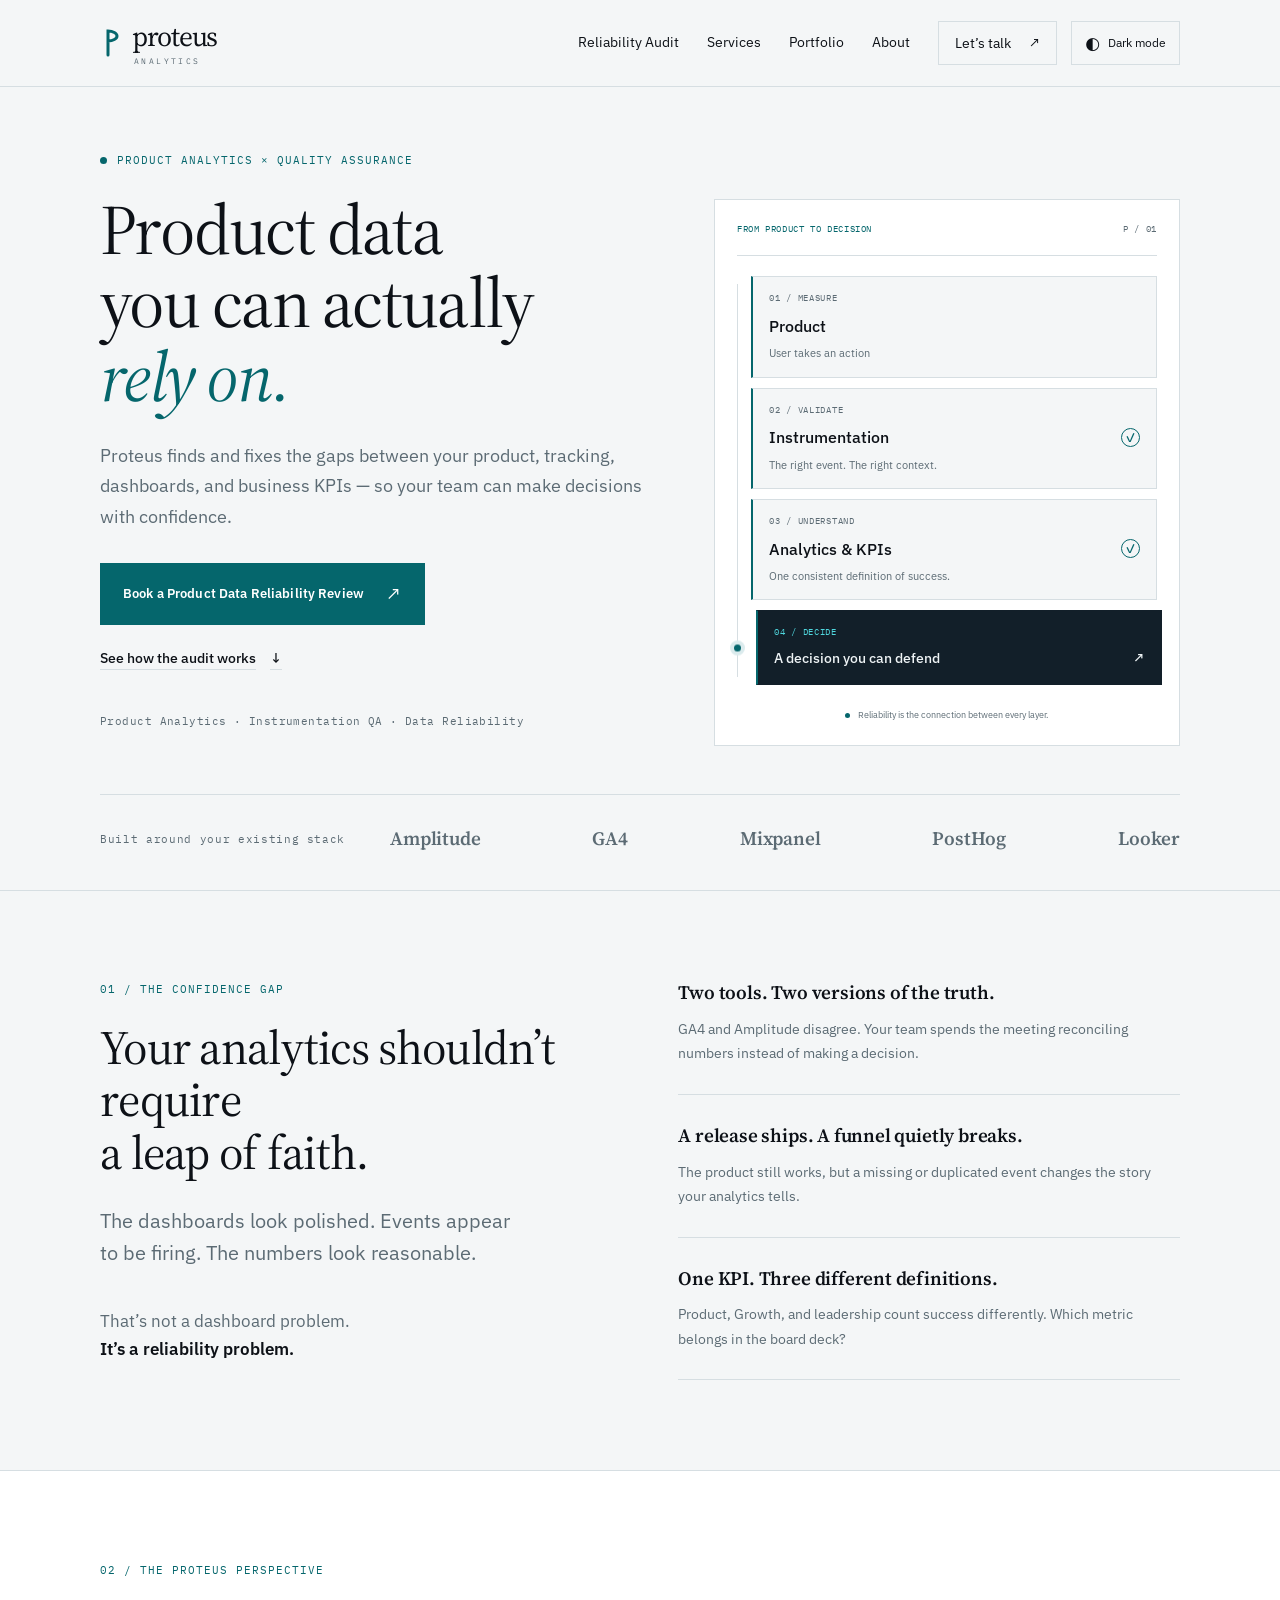
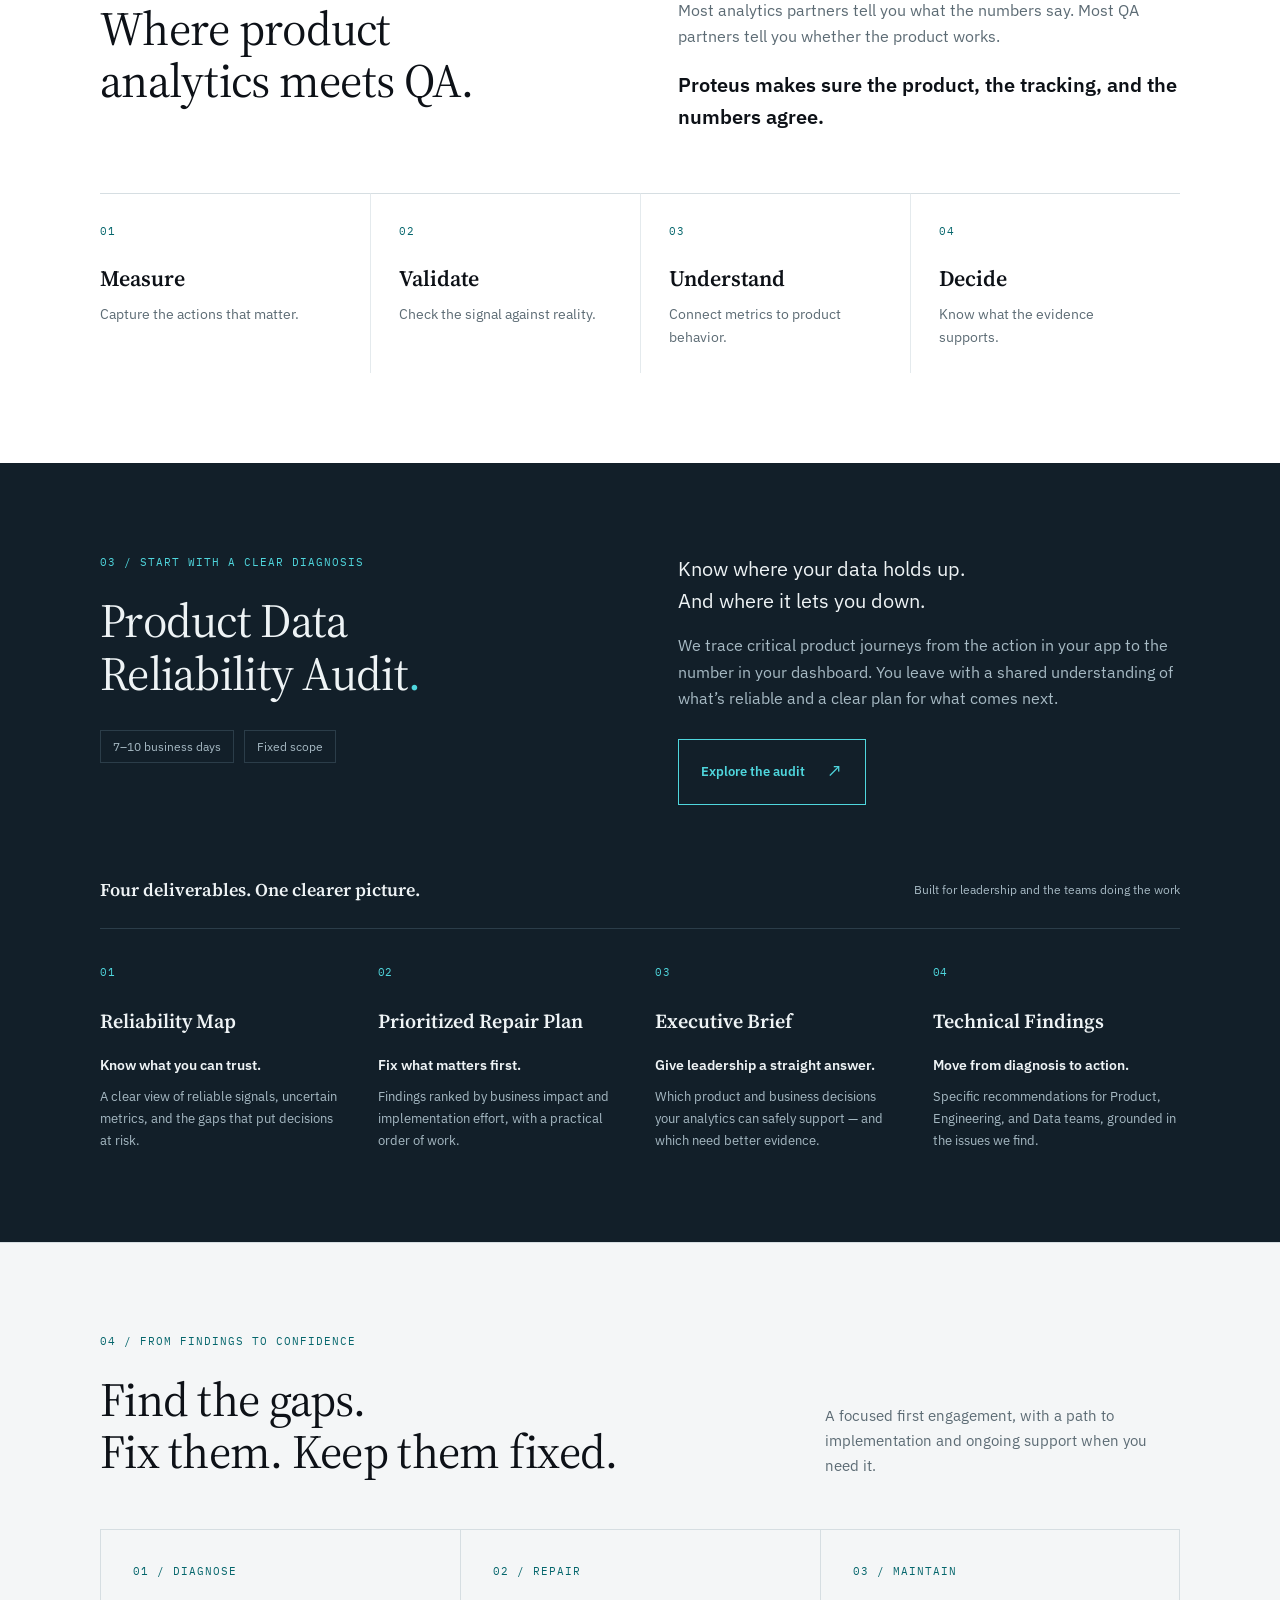
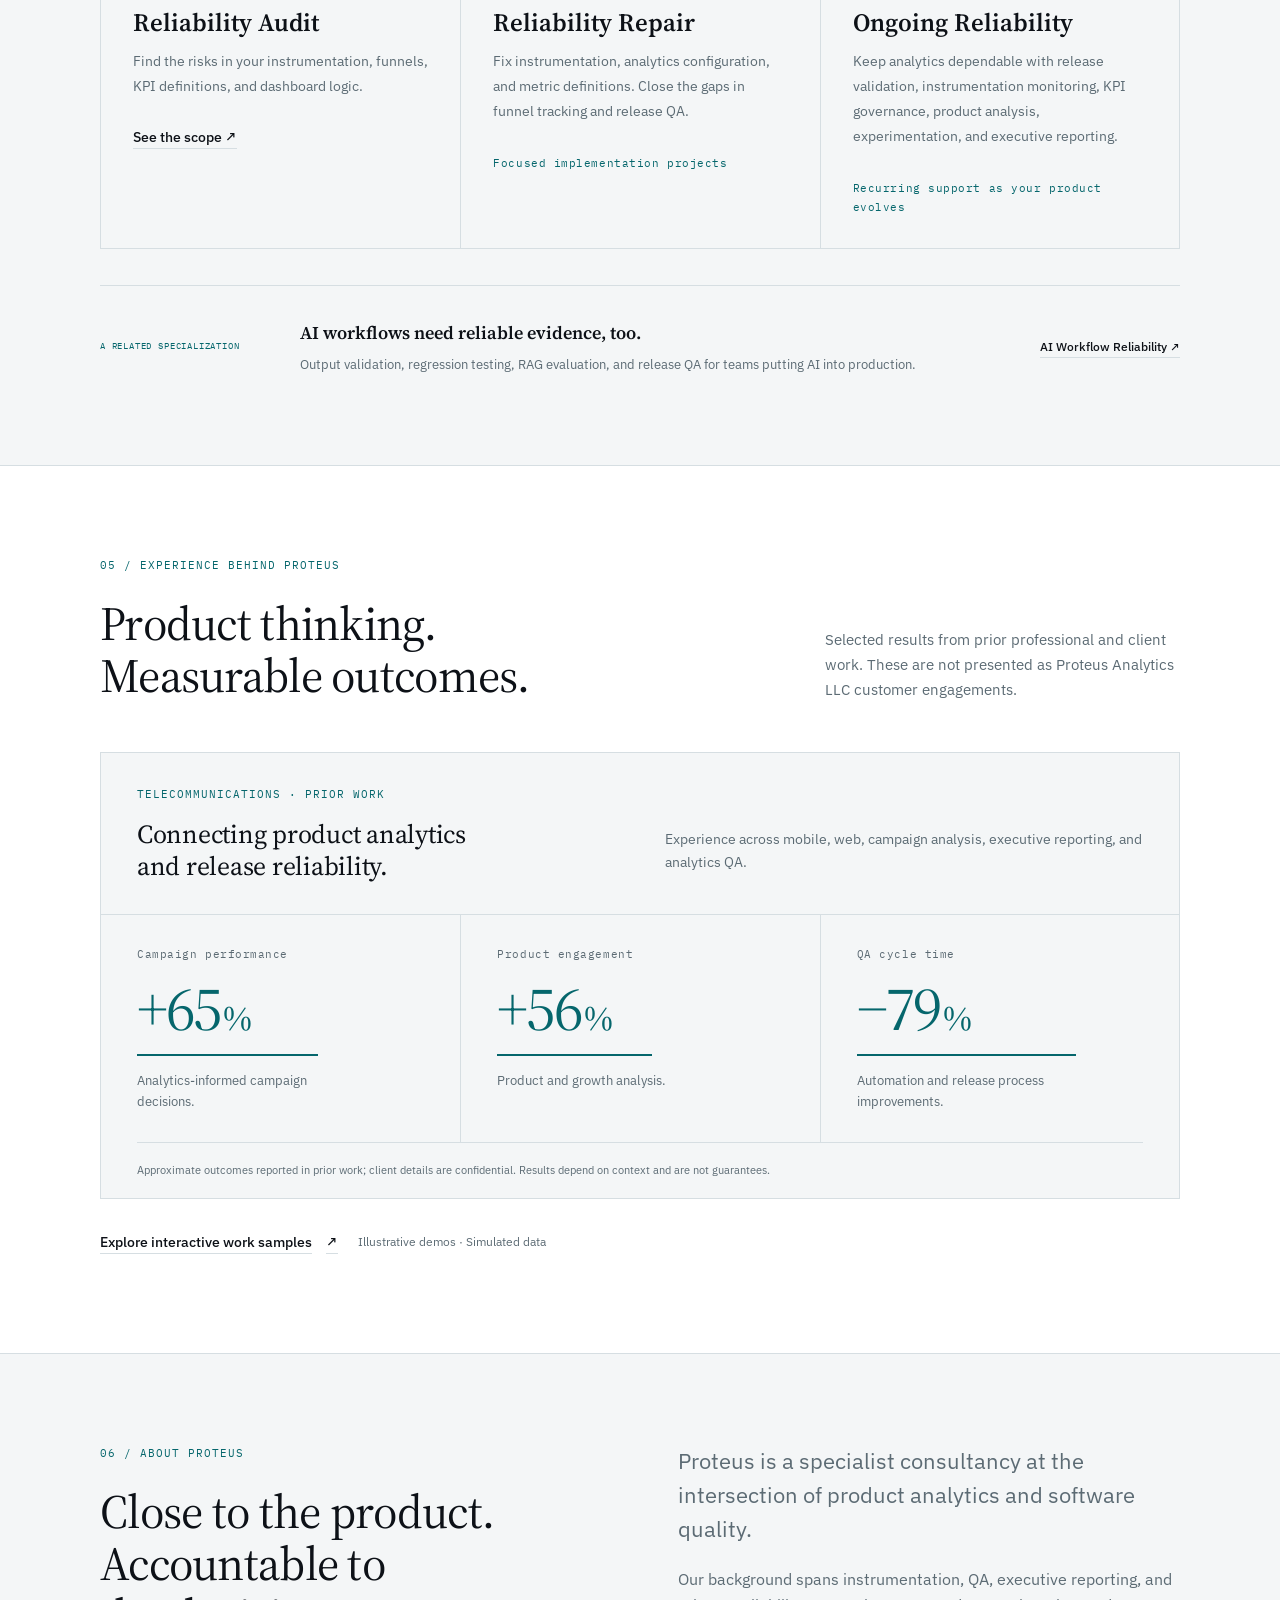
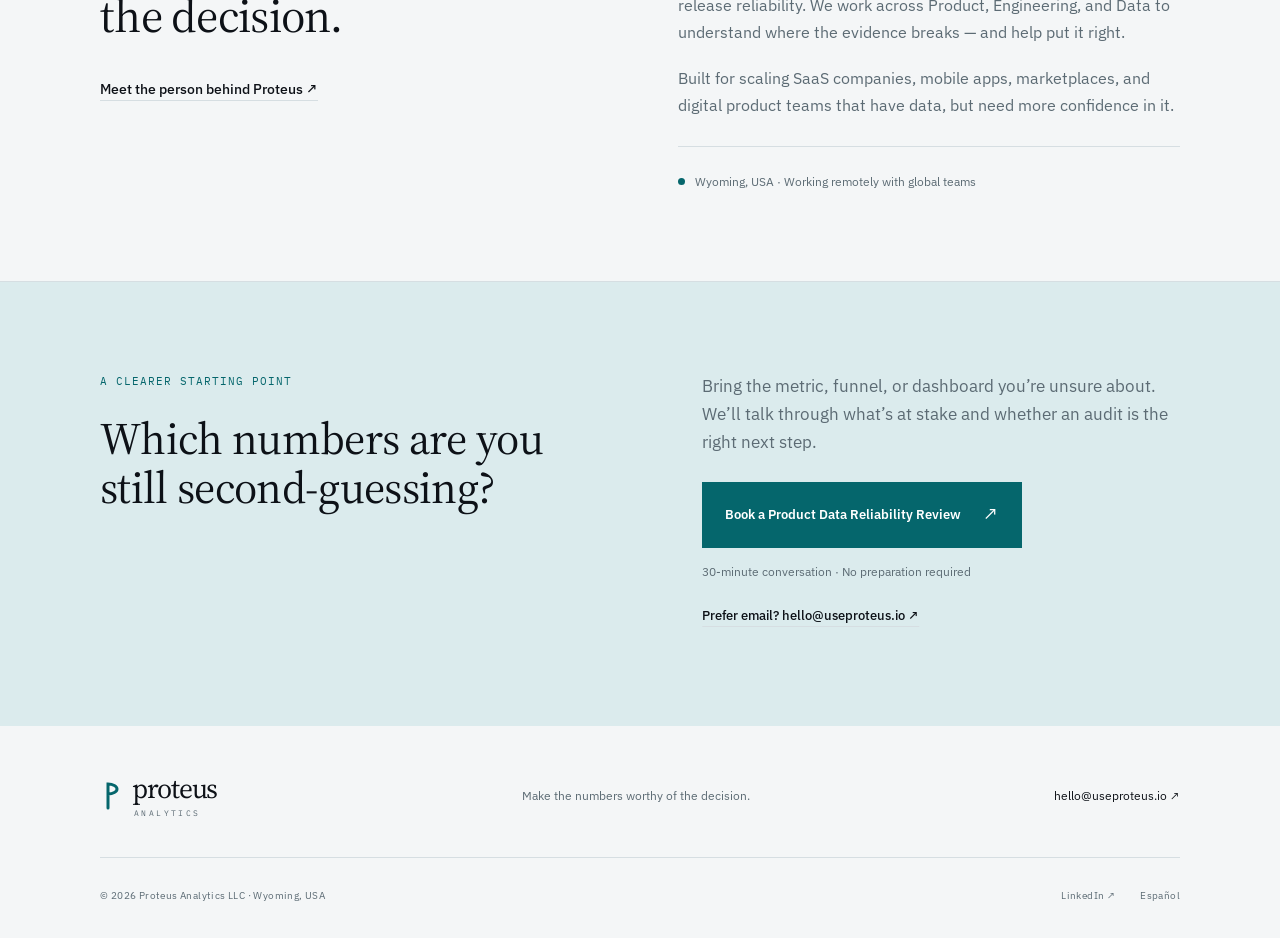
<file: index.html>
<!doctype html>
<html lang="en">
<head>
<meta charset="utf-8">
<meta name="viewport" content="width=device-width, initial-scale=1">
<title>Proteus Analytics | Product data you can rely on</title>
<meta name="description" content="Product analytics consulting meets QA. Find and fix unreliable tracking, funnels, and KPIs with a fixed-scope Product Data Reliability Audit.">
<link rel="canonical" href="https://useproteus.io/">
<!-- GitHub Pages staging only — delete this line for the production deploy -->
<meta name="robots" content="noindex, follow">
<meta property="og:type" content="website">
<meta property="og:site_name" content="Proteus Analytics">
<meta property="og:title" content="Proteus Analytics | Product data you can rely on">
<meta property="og:description" content="Product analytics consulting meets QA. Find and fix unreliable tracking, funnels, and KPIs with a fixed-scope Product Data Reliability Audit.">
<meta property="og:url" content="https://useproteus.io/">
<meta name="theme-color" content="#f4f6f7">
<link rel="icon" href="favicon.png" type="image/png">
<link rel="preconnect" href="https://fonts.googleapis.com">
<link rel="preconnect" href="https://fonts.gstatic.com" crossorigin="crossorigin">
<link rel="stylesheet" href="https://fonts.googleapis.com/css2?family=Source+Serif+4:ital,opsz,wght@0,8..60,400;0,8..60,600;1,8..60,400&family=IBM+Plex+Sans:wght@400;500;600&family=IBM+Plex+Mono:wght@400;500&display=swap">
<script src="assets/theme.js"></script>
<link rel="stylesheet" href="assets/site.css">
<script async src="https://www.googletagmanager.com/gtag/js?id=G-79Z1M97CPY"></script>
<script>window.dataLayer=window.dataLayer||[];function gtag(){dataLayer.push(arguments);}gtag('js',new Date());gtag('config','G-79Z1M97CPY');</script>
<script type="application/ld+json">{"@context":"https://schema.org","@type":"Organization","name":"Proteus Analytics LLC","url":"https://useproteus.io/","email":"hello@useproteus.io"}</script>
</head>
<body data-page="home">
<div id="site-root" style="background:var(--bg);color:var(--ink);font-family:var(--sans);transition:background-color .45s ease,color .45s ease">

  <header style="position:sticky;top:0;z-index:20;background:var(--bg);border-bottom:1px solid var(--line);transition:background-color .45s ease,border-color .45s ease;backdrop-filter:saturate(1.2)">
    <div style="max-width:1160px;margin-inline:auto;padding-inline:clamp(20px,4vw,40px);min-height:86px;display:flex;align-items:center;justify-content:space-between;flex-wrap:wrap;gap:14px">
      <a href="#top" aria-label="Proteus Analytics home" style="display:flex;gap:10px;align-items:center;font-size:28px;line-height:1;letter-spacing:-.045em;flex-shrink:0;font-family:var(--serif);color:var(--ink)">
        <svg viewBox="0 0 22 30" fill="none" aria-hidden="true" style="width:22px;height:36px;color:var(--accent)">
          <path d="M8 27V3a9 5 0 0 1 0 10" stroke="currentColor" stroke-width="3" stroke-linecap="round"></path>
        </svg>
        <span>proteus<span style="display:block;font-family:var(--mono);font-size:8px;letter-spacing:.3em;margin-top:7px;padding-left:2px;color:var(--muted)">ANALYTICS</span></span>
      </a>
      <nav id="site-nav" aria-label="Main navigation" style="display:flex;align-items:center;gap:28px;font-size:13.5px;margin-left:auto">
        <a href="audit.html" style="color:var(--ink);padding:12px 0;border-bottom:1px solid transparent;transition:color .2s,border-color .2s" class="s1">Reliability Audit</a>
        <a href="#services" style="color:var(--ink);padding:12px 0;border-bottom:1px solid transparent;transition:color .2s,border-color .2s" class="s1">Services</a>
        <a href="portfolio.html" style="color:var(--ink);padding:12px 0;border-bottom:1px solid transparent;transition:color .2s,border-color .2s" class="s1">Portfolio</a>
        <a href="#about" style="color:var(--ink);padding:12px 0;border-bottom:1px solid transparent;transition:color .2s,border-color .2s" class="s1">About</a>
        <a href="#contact" style="display:flex;gap:18px;align-items:center;border:1px solid var(--line);padding:10px 16px;color:var(--ink);transition:border-color .25s,color .25s,background-color .25s" class="s2">Let’s talk <span aria-hidden="true">↗</span></a>
      </nav>
      <div style="display:flex;align-items:center;gap:10px">
        <button type="button" data-theme-toggle="1" aria-pressed="false" style="display:inline-flex;align-items:center;justify-content:center;gap:8px;min-height:44px;padding:8px 13px;border:1px solid var(--line);background:transparent;color:var(--ink);cursor:pointer;font:inherit;font-size:12px;white-space:nowrap;transition:border-color .25s,color .25s" class="s3"><span aria-hidden="true" style="font-size:17px;line-height:1">◐</span> <span data-theme-label="1">Dark mode</span></button>
        <button data-menu-btn="1" type="button" aria-controls="site-nav" aria-expanded="false" aria-controls="site-nav" style="display:none;align-items:center;gap:14px;background:transparent;border:1px solid var(--line);padding:9px 14px;min-height:44px;font:inherit;font-size:13px;color:var(--ink);cursor:pointer">Menu <span aria-hidden="true" style="font-size:19px">+</span></button>
      </div>
    </div>
  </header>

  <main id="top">
    <section style="padding-top:clamp(40px,5vw,78px)">
      <div style="max-width:1160px;margin-inline:auto;padding-inline:clamp(20px,4vw,40px);display:grid;grid-template-columns:1.18fr 1fr;gap:clamp(32px,5vw,76px);align-items:center" data-hero-grid="1">
        <div data-hero="1">
          <p style="font-family:var(--mono);font-size:11px;letter-spacing:.09em;text-transform:uppercase;color:var(--accent);display:flex;align-items:center;gap:10px;margin:0 0 24px">
            <span aria-hidden="true" style="width:7px;height:7px;border-radius:50%;background:var(--accent);display:inline-block;flex-shrink:0;animation:beat 2.6s ease-in-out infinite"></span> Product Analytics × Quality Assurance</p>
          <h1 style="font-family:var(--serif);font-weight:400;font-size:clamp(44px,5.5vw,76px);line-height:1.04;letter-spacing:-.022em;margin:0">Product data<br>you can actually<br><em style="font-style:italic;color:var(--accent)">rely on.</em></h1>
          <p style="font-size:18px;line-height:1.7;max-width:570px;margin:28px 0 0;color:var(--muted)">Proteus finds and fixes the gaps between your product, tracking, dashboards, and business KPIs — so your team can make decisions with confidence.</p>
          <div style="display:flex;align-items:flex-start;flex-direction:column;gap:12px;margin-top:30px">
            <a href="https://calendar.app.google/SiHVESoGpMGVcYxG6" style="display:inline-flex;justify-content:center;align-items:center;gap:22px;padding:16px 22px;min-height:52px;background:var(--accent);border:1px solid var(--accent);color:var(--on-accent);font-size:13px;line-height:1.5;font-weight:600;letter-spacing:.01em;transition:background-color .25s,transform .25s,box-shadow .25s" class="s4">Book a Product Data Reliability Review<span aria-hidden="true" style="font-size:19px;font-weight:400">↗</span></a>
            <a href="#audit" style="display:inline-flex;align-items:center;gap:14px;font-size:14px;font-weight:500;padding:10px 0;text-decoration:underline;text-decoration-color:var(--line);text-underline-offset:6px;transition:color .2s,text-decoration-color .2s" class="s5">See how the audit works <span aria-hidden="true">↓</span></a>
          </div>
          <p style="font-family:var(--mono);font-size:11px;letter-spacing:.04em;margin:32px 0 clamp(38px,5vw,65px);color:var(--muted)">Product Analytics · Instrumentation QA · Data Reliability</p>
        </div>

        <figure data-map="1" style="border:1px solid var(--line);padding:22px;background:var(--surface);margin:0;position:relative;transition:background-color .45s ease,border-color .45s ease">
          <div style="display:flex;justify-content:space-between;border-bottom:1px solid var(--line);padding-bottom:18px;margin-bottom:20px;transition:border-color .45s ease">
            <span style="font-family:var(--mono);font-size:9px;letter-spacing:.07em;text-transform:uppercase;color:var(--accent)">From product to decision</span>
            <span style="font-family:var(--mono);font-size:9px;letter-spacing:.07em;color:var(--muted);font-variant-numeric:tabular-nums">P / 01</span>
          </div>
          <div style="position:relative;padding-left:14px">
            <span data-track="1" aria-hidden="true" style="position:absolute;left:0;top:8px;bottom:8px;width:1px;background:var(--line)"></span>
            <span data-pulse="1" aria-hidden="true" style="position:absolute;left:-3px;top:0;width:7px;height:7px;border-radius:50%;background:var(--accent);box-shadow:0 0 0 4px var(--accent-soft);transition:transform .55s cubic-bezier(.35,.8,.3,1);will-change:transform"></span>
            <div style="display:flex;flex-direction:column;gap:10px">
              <div data-node="0" style="padding:14px 16px;background:var(--bg);border:1px solid var(--line);border-left:2px solid var(--line);display:flex;flex-direction:column;transition:transform .45s cubic-bezier(.2,.7,.2,1),border-color .45s,background-color .45s">
                <span data-dim="1" style="font-family:var(--mono);font-size:9px;letter-spacing:.08em;color:var(--muted);margin-bottom:7px;transition:opacity .45s">01 / MEASURE</span>
                <strong data-dim="1" style="font-size:16px;font-weight:500;display:flex;justify-content:space-between;align-items:center;transition:opacity .45s">Product</strong>
                <span data-dim="1" style="font-size:11px;color:var(--muted);margin-top:5px;transition:opacity .45s">User takes an action</span>
              </div>
              <div data-node="1" style="padding:14px 16px;background:var(--bg);border:1px solid var(--line);border-left:2px solid var(--line);display:flex;flex-direction:column;transition:transform .45s cubic-bezier(.2,.7,.2,1),border-color .45s,background-color .45s">
                <span data-dim="1" style="font-family:var(--mono);font-size:9px;letter-spacing:.08em;color:var(--muted);margin-bottom:7px;transition:opacity .45s">02 / VALIDATE</span>
                <strong data-dim="1" style="font-size:16px;font-weight:500;display:flex;justify-content:space-between;align-items:center;transition:opacity .45s">Instrumentation <span data-check="1" style="font-size:12px;border:1px solid var(--accent);border-radius:50%;width:19px;height:19px;display:inline-grid;place-content:center;color:var(--accent);opacity:0;transform:scale(.6);transition:opacity .4s,transform .4s cubic-bezier(.2,1.4,.4,1)">✓</span></strong>
                <span data-dim="1" style="font-size:11px;color:var(--muted);margin-top:5px;transition:opacity .45s">The right event. The right context.</span>
              </div>
              <div data-node="2" style="padding:14px 16px;background:var(--bg);border:1px solid var(--line);border-left:2px solid var(--line);display:flex;flex-direction:column;transition:transform .45s cubic-bezier(.2,.7,.2,1),border-color .45s,background-color .45s">
                <span data-dim="1" style="font-family:var(--mono);font-size:9px;letter-spacing:.08em;color:var(--muted);margin-bottom:7px;transition:opacity .45s">03 / UNDERSTAND</span>
                <strong data-dim="1" style="font-size:16px;font-weight:500;display:flex;justify-content:space-between;align-items:center;transition:opacity .45s">Analytics &amp; KPIs <span data-check="1" style="font-size:12px;border:1px solid var(--accent);border-radius:50%;width:19px;height:19px;display:inline-grid;place-content:center;color:var(--accent);opacity:0;transform:scale(.6);transition:opacity .4s,transform .4s cubic-bezier(.2,1.4,.4,1)">✓</span></strong>
                <span data-dim="1" style="font-size:11px;color:var(--muted);margin-top:5px;transition:opacity .45s">One consistent definition of success.</span>
              </div>
              <div data-node="3" style="padding:14px 16px;background:var(--deep);color:var(--on-deep);border:1px solid var(--deep);border-left:2px solid var(--deep);display:flex;flex-direction:column;transition:transform .45s cubic-bezier(.2,.7,.2,1),border-color .45s,background-color .45s">
                <span data-dim="1" style="font-family:var(--mono);font-size:9px;letter-spacing:.08em;color:var(--deep-accent);margin-bottom:7px;transition:opacity .45s">04 / DECIDE</span>
                <strong data-dim="1" style="font-size:14px;font-weight:500;display:flex;justify-content:space-between;align-items:center;gap:12px;transition:opacity .45s">A decision you can defend <span aria-hidden="true">↗</span></strong>
              </div>
            </div>
          </div>
          <figcaption style="font-size:9px;display:flex;gap:8px;align-items:center;color:var(--muted);margin-top:23px;justify-content:center">
            <span aria-hidden="true" style="width:5px;height:5px;border-radius:50%;background:var(--accent);display:inline-block"></span> Reliability is the connection between every layer.</figcaption>
        </figure>
      </div>

      <div style="max-width:1160px;margin-inline:auto;padding-inline:clamp(20px,4vw,40px)">
        <div data-reveal="1" style="display:flex;align-items:center;gap:45px;border-top:1px solid var(--line);padding:28px 0 35px;flex-wrap:wrap;transition:border-color .45s ease">
          <span style="font-family:var(--mono);font-size:11px;letter-spacing:.06em;color:var(--muted)">Built around your existing stack</span>
          <ul aria-label="Example analytics platforms" style="padding:0;margin:0;display:flex;justify-content:space-between;list-style:none;gap:40px;flex:1;flex-wrap:wrap">
            <li data-stagger="1" style="font-family:var(--serif);font-weight:600;font-size:19px;letter-spacing:-.01em;color:var(--muted);transition:color .25s" class="s6">Amplitude</li>
            <li data-stagger="1" style="font-family:var(--serif);font-weight:600;font-size:19px;letter-spacing:-.01em;color:var(--muted);transition:color .25s" class="s6">GA4</li>
            <li data-stagger="1" style="font-family:var(--serif);font-weight:600;font-size:19px;letter-spacing:-.01em;color:var(--muted);transition:color .25s" class="s6">Mixpanel</li>
            <li data-stagger="1" style="font-family:var(--serif);font-weight:600;font-size:19px;letter-spacing:-.01em;color:var(--muted);transition:color .25s" class="s6">PostHog</li>
            <li data-stagger="1" style="font-family:var(--serif);font-weight:600;font-size:19px;letter-spacing:-.01em;color:var(--muted);transition:color .25s" class="s6">Looker</li>
          </ul>
        </div>
      </div>
    </section>

    <section id="problem" style="padding:clamp(62px,7vw,108px) 0;border-top:1px solid var(--line);transition:border-color .45s ease">
      <div data-reveal="1" style="max-width:1160px;margin-inline:auto;padding-inline:clamp(20px,4vw,40px);display:grid;grid-template-columns:1fr 1fr;gap:clamp(36px,6vw,100px)" data-grid="split">
        <div>
          <p style="font-family:var(--mono);font-size:11px;letter-spacing:.09em;text-transform:uppercase;color:var(--accent);margin:0 0 24px;font-variant-numeric:tabular-nums">01 / The confidence gap</p>
          <h2 style="font-family:var(--serif);font-weight:400;font-size:clamp(32px,3.7vw,48px);line-height:1.1;letter-spacing:-.015em;margin:0;max-width:460px">Your analytics shouldn’t require<br>a leap of faith.</h2>
          <p style="font-size:20px;line-height:1.6;color:var(--muted);max-width:420px;margin:26px 0 0">The dashboards look polished. Events appear to be firing. The numbers look reasonable.</p>
          <p style="margin:38px 0 0;color:var(--muted);font-size:17px">That’s not a dashboard problem.<br><strong style="color:var(--ink);font-weight:600">It’s a reliability problem.</strong></p>
        </div>
        <div>
          <article data-stagger="1" style="display:flex;gap:22px;padding:0 0 28px;border-bottom:1px solid var(--line);transition:border-color .45s ease">
            <div>
              <h3 style="font-family:var(--serif);font-weight:600;font-size:19px;line-height:1.3;letter-spacing:-.01em;margin:0">Two tools. Two versions of the truth.</h3>
              <p style="font-size:14px;line-height:1.75;color:var(--muted);margin:12px 0 0">GA4 and Amplitude disagree. Your team spends the meeting reconciling numbers instead of making a decision.</p>
            </div>
          </article>
          <article data-stagger="1" style="display:flex;gap:22px;padding:28px 0;border-bottom:1px solid var(--line);transition:border-color .45s ease">
            <div>
              <h3 style="font-family:var(--serif);font-weight:600;font-size:19px;line-height:1.3;letter-spacing:-.01em;margin:0">A release ships. A funnel quietly breaks.</h3>
              <p style="font-size:14px;line-height:1.75;color:var(--muted);margin:12px 0 0">The product still works, but a missing or duplicated event changes the story your analytics tells.</p>
            </div>
          </article>
          <article data-stagger="1" style="display:flex;gap:22px;padding:28px 0;border-bottom:1px solid var(--line);transition:border-color .45s ease">
            <div>
              <h3 style="font-family:var(--serif);font-weight:600;font-size:19px;line-height:1.3;letter-spacing:-.01em;margin:0">One KPI. Three different definitions.</h3>
              <p style="font-size:14px;line-height:1.75;color:var(--muted);margin:12px 0 0">Product, Growth, and leadership count success differently. Which metric belongs in the board deck?</p>
            </div>
          </article>
        </div>
      </div>
    </section>

    <section style="padding:clamp(62px,7vw,108px) 0;border-top:1px solid var(--line);background:var(--surface);transition:border-color .45s ease,background-color .45s ease">
      <div data-reveal="1" style="max-width:1160px;margin-inline:auto;padding-inline:clamp(20px,4vw,40px)">
        <div data-grid="split" style="display:grid;grid-template-columns:1fr 1fr;gap:clamp(36px,6vw,100px)">
          <div>
            <p style="font-family:var(--mono);font-size:11px;letter-spacing:.09em;text-transform:uppercase;color:var(--accent);margin:0 0 24px;font-variant-numeric:tabular-nums">02 / The Proteus perspective</p>
            <h2 style="font-family:var(--serif);font-weight:400;font-size:clamp(32px,3.7vw,48px);line-height:1.1;letter-spacing:-.015em;margin:0">Where product<br>analytics meets QA.</h2>
          </div>
          <div style="padding-top:36px">
            <p style="color:var(--muted);margin:0">Most analytics partners tell you what the numbers say. Most QA partners tell you whether the product works.</p>
            <p style="font-size:20px;line-height:1.6;color:var(--ink);font-weight:600;margin:20px 0 0">Proteus makes sure the product, the tracking, and the numbers agree.</p>
          </div>
        </div>
        <div aria-label="Measure, Validate, Understand, Decide" data-grid="four" style="display:grid;grid-template-columns:repeat(4,minmax(0,1fr));margin-top:60px">
          <div data-stagger="1" style="padding:28px 28px 24px 0;border-top:1px solid var(--line);transition:border-color .35s" class="s7">
            <span style="font-family:var(--mono);font-size:11px;letter-spacing:.09em;color:var(--accent);display:block;margin-bottom:25px;font-variant-numeric:tabular-nums">01</span>
            <h3 style="font-family:var(--serif);font-weight:600;font-size:22px;line-height:1.25;margin:0">Measure</h3>
            <p style="font-size:14px;color:var(--muted);margin:10px 0 0">Capture the actions that matter.</p>
          </div>
          <div data-stagger="1" style="padding:28px 28px 24px;border-top:1px solid var(--line);border-left:1px solid var(--line-soft);transition:border-color .35s" class="s7">
            <span style="font-family:var(--mono);font-size:11px;letter-spacing:.09em;color:var(--accent);display:block;margin-bottom:25px;font-variant-numeric:tabular-nums">02</span>
            <h3 style="font-family:var(--serif);font-weight:600;font-size:22px;line-height:1.25;margin:0">Validate</h3>
            <p style="font-size:14px;color:var(--muted);margin:10px 0 0">Check the signal against reality.</p>
          </div>
          <div data-stagger="1" style="padding:28px 28px 24px;border-top:1px solid var(--line);border-left:1px solid var(--line-soft);transition:border-color .35s" class="s7">
            <span style="font-family:var(--mono);font-size:11px;letter-spacing:.09em;color:var(--accent);display:block;margin-bottom:25px;font-variant-numeric:tabular-nums">03</span>
            <h3 style="font-family:var(--serif);font-weight:600;font-size:22px;line-height:1.25;margin:0">Understand</h3>
            <p style="font-size:14px;color:var(--muted);margin:10px 0 0">Connect metrics to product behavior.</p>
          </div>
          <div data-stagger="1" style="padding:28px 28px 24px;border-top:1px solid var(--line);border-left:1px solid var(--line-soft);transition:border-color .35s" class="s7">
            <span style="font-family:var(--mono);font-size:11px;letter-spacing:.09em;color:var(--accent);display:block;margin-bottom:25px;font-variant-numeric:tabular-nums">04</span>
            <h3 style="font-family:var(--serif);font-weight:600;font-size:22px;line-height:1.25;margin:0">Decide</h3>
            <p style="font-size:14px;color:var(--muted);margin:10px 0 0">Know what the evidence supports.</p>
          </div>
        </div>
      </div>
    </section>

    <section id="audit" style="padding:clamp(62px,7vw,108px) 0;background:var(--deep);color:var(--on-deep);border-top:1px solid var(--deep)">
      <div data-reveal="1" style="max-width:1160px;margin-inline:auto;padding-inline:clamp(20px,4vw,40px)">
        <div data-grid="split" style="display:grid;grid-template-columns:1fr 1fr;gap:clamp(36px,6vw,100px)">
          <div>
            <p style="font-family:var(--mono);font-size:11px;letter-spacing:.09em;text-transform:uppercase;color:var(--deep-accent);margin:0 0 24px;font-variant-numeric:tabular-nums">03 / Start with a clear diagnosis</p>
            <h2 style="font-family:var(--serif);font-weight:400;font-size:clamp(32px,3.7vw,48px);line-height:1.1;letter-spacing:-.015em;margin:0">Product Data<br>Reliability Audit<span style="color:var(--deep-accent)">.</span></h2>
            <div style="display:flex;gap:10px;flex-wrap:wrap;margin-top:30px">
              <span style="border:1px solid var(--deep-line);padding:6px 12px;font-size:12px;color:var(--deep-muted)">7–10 business days</span>
              <span style="border:1px solid var(--deep-line);padding:6px 12px;font-size:12px;color:var(--deep-muted)">Fixed scope</span>
            </div>
          </div>
          <div>
            <p style="font-size:20px;line-height:1.6;color:var(--on-deep);margin:0 0 15px">Know where your data holds up.<br>And where it lets you down.</p>
            <p style="color:var(--deep-muted);margin:0">We trace critical product journeys from the action in your app to the number in your dashboard. You leave with a shared understanding of what’s reliable and a clear plan for what comes next.</p>
            <a href="#contact" style="display:inline-flex;justify-content:center;align-items:center;gap:22px;padding:16px 22px;min-height:52px;background:transparent;border:1px solid var(--deep-accent);color:var(--deep-accent);font-size:13px;font-weight:600;margin-top:28px;transition:background-color .25s,color .25s,transform .25s" class="s8">Explore the audit <span aria-hidden="true" style="font-size:19px;font-weight:400">↗</span></a>
          </div>
        </div>
        <div style="display:flex;align-items:center;justify-content:space-between;gap:30px;flex-wrap:wrap;margin-top:70px;padding-bottom:23px;border-bottom:1px solid var(--deep-line)">
          <h3 style="font-family:var(--serif);font-weight:600;font-size:18px;margin:0">Four deliverables. One clearer picture.</h3>
          <span style="font-size:12px;color:var(--deep-muted)">Built for leadership and the teams doing the work</span>
        </div>
        <div data-grid="four" style="display:grid;grid-template-columns:repeat(4,minmax(0,1fr));gap:30px;margin-top:30px">
          <article data-stagger="1" style="padding-top:4px">
            <span style="font-family:var(--mono);font-size:11px;letter-spacing:.09em;color:var(--deep-accent);display:block;margin-bottom:28px;font-variant-numeric:tabular-nums">01</span>
            <h3 style="font-family:var(--serif);font-weight:600;font-size:20px;line-height:1.25;margin:0">Reliability Map</h3>
            <p style="font-size:14px;color:var(--on-deep);font-weight:600;margin:20px 0 0">Know what you can trust.</p>
            <p style="font-size:13px;line-height:1.7;color:var(--deep-muted);margin:9px 0 0">A clear view of reliable signals, uncertain metrics, and the gaps that put decisions at risk.</p>
          </article>
          <article data-stagger="1" style="padding-top:4px">
            <span style="font-family:var(--mono);font-size:11px;letter-spacing:.09em;color:var(--deep-accent);display:block;margin-bottom:28px;font-variant-numeric:tabular-nums">02</span>
            <h3 style="font-family:var(--serif);font-weight:600;font-size:20px;line-height:1.25;margin:0">Prioritized Repair Plan</h3>
            <p style="font-size:14px;color:var(--on-deep);font-weight:600;margin:20px 0 0">Fix what matters first.</p>
            <p style="font-size:13px;line-height:1.7;color:var(--deep-muted);margin:9px 0 0">Findings ranked by business impact and implementation effort, with a practical order of work.</p>
          </article>
          <article data-stagger="1" style="padding-top:4px">
            <span style="font-family:var(--mono);font-size:11px;letter-spacing:.09em;color:var(--deep-accent);display:block;margin-bottom:28px;font-variant-numeric:tabular-nums">03</span>
            <h3 style="font-family:var(--serif);font-weight:600;font-size:20px;line-height:1.25;margin:0">Executive Brief</h3>
            <p style="font-size:14px;color:var(--on-deep);font-weight:600;margin:20px 0 0">Give leadership a straight answer.</p>
            <p style="font-size:13px;line-height:1.7;color:var(--deep-muted);margin:9px 0 0">Which product and business decisions your analytics can safely support — and which need better evidence.</p>
          </article>
          <article data-stagger="1" style="padding-top:4px">
            <span style="font-family:var(--mono);font-size:11px;letter-spacing:.09em;color:var(--deep-accent);display:block;margin-bottom:28px;font-variant-numeric:tabular-nums">04</span>
            <h3 style="font-family:var(--serif);font-weight:600;font-size:20px;line-height:1.25;margin:0">Technical Findings</h3>
            <p style="font-size:14px;color:var(--on-deep);font-weight:600;margin:20px 0 0">Move from diagnosis to action.</p>
            <p style="font-size:13px;line-height:1.7;color:var(--deep-muted);margin:9px 0 0">Specific recommendations for Product, Engineering, and Data teams, grounded in the issues we find.</p>
          </article>
        </div>
      </div>
    </section>

    <section id="services" style="padding:clamp(62px,7vw,108px) 0;border-top:1px solid var(--line);transition:border-color .45s ease">
      <div data-reveal="1" style="max-width:1160px;margin-inline:auto;padding-inline:clamp(20px,4vw,40px)">
        <div style="display:flex;justify-content:space-between;align-items:flex-end;gap:clamp(24px,5vw,70px);margin-bottom:50px;flex-wrap:wrap">
          <div>
            <p style="font-family:var(--mono);font-size:11px;letter-spacing:.09em;text-transform:uppercase;color:var(--accent);margin:0 0 24px;font-variant-numeric:tabular-nums">04 / From findings to confidence</p>
            <h2 style="font-family:var(--serif);font-weight:400;font-size:clamp(32px,3.7vw,48px);line-height:1.1;letter-spacing:-.015em;margin:0">Find the gaps.<br>Fix them. Keep them fixed.</h2>
          </div>
          <p style="max-width:355px;font-size:15px;color:var(--muted);margin:0">A focused first engagement, with a path to implementation and ongoing support when you need it.</p>
        </div>
        <div data-grid="three" style="display:grid;grid-template-columns:repeat(3,minmax(0,1fr));border:1px solid var(--line);transition:border-color .45s ease">
          <article data-stagger="1" style="padding:32px;transition:background-color .3s" class="s9">
            <span style="font-family:var(--mono);font-size:11px;letter-spacing:.09em;color:var(--accent);display:block;margin-bottom:27px;font-variant-numeric:tabular-nums">01 / DIAGNOSE</span>
            <h3 style="font-family:var(--serif);font-weight:600;font-size:25px;line-height:1.2;margin:0">Reliability Audit</h3>
            <p style="font-size:14px;line-height:1.8;color:var(--muted);margin:12px 0 0">Find the risks in your instrumentation, funnels, KPI definitions, and dashboard logic.</p>
            <a href="#audit" style="display:inline-flex;align-items:center;gap:14px;font-size:14px;font-weight:500;padding:10px 0;margin-top:17px;text-decoration:underline;text-decoration-color:var(--line);text-underline-offset:6px;transition:color .2s,text-decoration-color .2s" class="s5">See the scope ↗</a>
          </article>
          <article data-stagger="1" style="padding:32px;border-left:1px solid var(--line);transition:background-color .3s,border-color .45s" class="s9">
            <span style="font-family:var(--mono);font-size:11px;letter-spacing:.09em;color:var(--accent);display:block;margin-bottom:27px;font-variant-numeric:tabular-nums">02 / REPAIR</span>
            <h3 style="font-family:var(--serif);font-weight:600;font-size:25px;line-height:1.2;margin:0">Reliability Repair</h3>
            <p style="font-size:14px;line-height:1.8;color:var(--muted);margin:12px 0 0">Fix instrumentation, analytics configuration, and metric definitions. Close the gaps in funnel tracking and release QA.</p>
            <span style="display:block;font-family:var(--mono);font-size:11px;letter-spacing:.05em;color:var(--accent);margin-top:30px">Focused implementation projects</span>
          </article>
          <article data-stagger="1" style="padding:32px;border-left:1px solid var(--line);transition:background-color .3s,border-color .45s" class="s9">
            <span style="font-family:var(--mono);font-size:11px;letter-spacing:.09em;color:var(--accent);display:block;margin-bottom:27px;font-variant-numeric:tabular-nums">03 / MAINTAIN</span>
            <h3 style="font-family:var(--serif);font-weight:600;font-size:25px;line-height:1.2;margin:0">Ongoing Reliability</h3>
            <p style="font-size:14px;line-height:1.8;color:var(--muted);margin:12px 0 0">Keep analytics dependable with release validation, instrumentation monitoring, KPI governance, product analysis, experimentation, and executive reporting.</p>
            <span style="display:block;font-family:var(--mono);font-size:11px;letter-spacing:.05em;color:var(--accent);margin-top:30px">Recurring support as your product evolves</span>
          </article>
        </div>
        <aside data-grid="aside" style="margin-top:36px;display:grid;grid-template-columns:170px 1fr auto;gap:30px;align-items:center;border-top:1px solid var(--line);padding-top:32px;transition:border-color .45s ease">
          <span style="font-family:var(--mono);font-size:9px;letter-spacing:.09em;text-transform:uppercase;color:var(--accent)">A related specialization</span>
          <div>
            <h3 style="font-family:var(--serif);font-weight:600;font-size:18px;margin:0">AI workflows need reliable evidence, too.</h3>
            <p style="font-size:13px;color:var(--muted);margin:7px 0 0">Output validation, regression testing, RAG evaluation, and release QA for teams putting AI into production.</p>
          </div>
          <a href="ai.html" style="display:inline-flex;align-items:center;gap:12px;font-size:12px;font-weight:500;white-space:nowrap;padding:10px 0;text-decoration:underline;text-decoration-color:var(--line);text-underline-offset:6px;transition:color .2s,text-decoration-color .2s" class="s5">AI Workflow Reliability ↗</a>
        </aside>
      </div>
    </section>

    <section id="work" style="padding:clamp(62px,7vw,108px) 0;border-top:1px solid var(--line);background:var(--surface);transition:border-color .45s ease,background-color .45s ease">
      <div data-reveal="1" style="max-width:1160px;margin-inline:auto;padding-inline:clamp(20px,4vw,40px)">
        <div style="display:flex;justify-content:space-between;align-items:flex-end;gap:clamp(24px,5vw,70px);margin-bottom:50px;flex-wrap:wrap">
          <div>
            <p style="font-family:var(--mono);font-size:11px;letter-spacing:.09em;text-transform:uppercase;color:var(--accent);margin:0 0 24px;font-variant-numeric:tabular-nums">05 / Experience behind Proteus</p>
            <h2 style="font-family:var(--serif);font-weight:400;font-size:clamp(32px,3.7vw,48px);line-height:1.1;letter-spacing:-.015em;margin:0">Product thinking.<br>Measurable outcomes.</h2>
          </div>
          <p style="max-width:355px;font-size:15px;color:var(--muted);margin:0">Selected results from prior professional and client work. These are not presented as Proteus Analytics LLC customer engagements.</p>
        </div>
        <article style="border:1px solid var(--line);background:var(--bg);transition:border-color .45s ease,background-color .45s ease">
          <div data-grid="split" data-pad="1" style="padding:32px 36px;border-bottom:1px solid var(--line);display:grid;grid-template-columns:1fr 1fr;column-gap:50px;row-gap:14px">
            <span style="grid-column:1/-1;font-family:var(--mono);font-size:11px;letter-spacing:.09em;text-transform:uppercase;color:var(--accent);margin-bottom:2px">Telecommunications · Prior work</span>
            <h3 style="font-family:var(--serif);font-weight:400;font-size:26px;line-height:1.2;letter-spacing:-.01em;margin:0">Connecting product analytics<br>and release reliability.</h3>
            <p style="font-size:14px;color:var(--muted);margin:0;align-self:center">Experience across mobile, web, campaign analysis, executive reporting, and analytics QA.</p>
          </div>
          <div data-grid="three" style="display:grid;grid-template-columns:repeat(3,minmax(0,1fr))">
            <div data-pad="1" style="padding:30px 36px">
              <span style="display:block;font-family:var(--mono);font-size:11px;letter-spacing:.05em;color:var(--muted)">Campaign performance</span>
              <strong data-count="70" data-sign="+" style="display:block;font-family:var(--serif);font-size:62px;font-weight:400;letter-spacing:-.03em;color:var(--accent);line-height:1.25;margin-top:7px;font-variant-numeric:tabular-nums">+70<span style="font-size:34px;margin-left:3px">%</span></strong>
              <span data-bar="70" aria-hidden="true" style="display:block;height:2px;background:var(--accent);width:0;max-width:100%;transition:width 1.1s cubic-bezier(.2,.7,.2,1);margin-top:6px"></span>
              <p style="font-size:13px;color:var(--muted);max-width:230px;margin:14px 0 0">Analytics-informed campaign decisions.</p>
            </div>
            <div data-pad="1" style="padding:30px 36px;border-left:1px solid var(--line)">
              <span style="display:block;font-family:var(--mono);font-size:11px;letter-spacing:.05em;color:var(--muted)">Product engagement</span>
              <strong data-count="60" data-sign="+" style="display:block;font-family:var(--serif);font-size:62px;font-weight:400;letter-spacing:-.03em;color:var(--accent);line-height:1.25;margin-top:7px;font-variant-numeric:tabular-nums">+60<span style="font-size:34px;margin-left:3px">%</span></strong>
              <span data-bar="60" aria-hidden="true" style="display:block;height:2px;background:var(--accent);width:0;max-width:100%;transition:width 1.1s cubic-bezier(.2,.7,.2,1);margin-top:6px"></span>
              <p style="font-size:13px;color:var(--muted);max-width:230px;margin:14px 0 0">Product and growth analysis.</p>
            </div>
            <div data-pad="1" style="padding:30px 36px;border-left:1px solid var(--line)">
              <span style="display:block;font-family:var(--mono);font-size:11px;letter-spacing:.05em;color:var(--muted)">QA cycle time</span>
              <strong data-count="85" data-sign="−" style="display:block;font-family:var(--serif);font-size:62px;font-weight:400;letter-spacing:-.03em;color:var(--accent);line-height:1.25;margin-top:7px;font-variant-numeric:tabular-nums">−85<span style="font-size:34px;margin-left:3px">%</span></strong>
              <span data-bar="85" aria-hidden="true" style="display:block;height:2px;background:var(--accent);width:0;max-width:100%;transition:width 1.1s cubic-bezier(.2,.7,.2,1);margin-top:6px"></span>
              <p style="font-size:13px;color:var(--muted);max-width:230px;margin:14px 0 0">Automation and release process improvements.</p>
            </div>
          </div>
          <p style="margin:0 36px;padding:18px 0;border-top:1px solid var(--line);font-size:11px;line-height:1.65;color:var(--muted)">Approximate outcomes reported in prior work; client details are confidential. Results depend on context and are not guarantees.</p>
        </article>
        <div style="display:flex;align-items:center;gap:20px;flex-wrap:wrap;margin-top:22px">
          <a href="portfolio.html" style="display:inline-flex;align-items:center;gap:14px;font-size:14px;font-weight:500;padding:10px 0;text-decoration:underline;text-decoration-color:var(--line);text-underline-offset:6px;transition:color .2s,text-decoration-color .2s" class="s5">Explore interactive work samples <span aria-hidden="true">↗</span></a>
          <span style="font-size:12px;color:var(--muted)">Illustrative demos · Simulated data</span>
        </div>
      </div>
    </section>

    <section id="about" style="padding:clamp(62px,7vw,108px) 0;border-top:1px solid var(--line);transition:border-color .45s ease">
      <div data-reveal="1" style="max-width:1160px;margin-inline:auto;padding-inline:clamp(20px,4vw,40px);display:grid;grid-template-columns:1fr 1fr;gap:clamp(36px,6vw,100px)" data-grid="split">
        <div>
          <p style="font-family:var(--mono);font-size:11px;letter-spacing:.09em;text-transform:uppercase;color:var(--accent);margin:0 0 24px;font-variant-numeric:tabular-nums">06 / About Proteus</p>
          <h2 style="font-family:var(--serif);font-weight:400;font-size:clamp(32px,3.7vw,48px);line-height:1.1;letter-spacing:-.015em;margin:0">Close to the product.<br>Accountable to<br>the decision.</h2>
          <a href="https://linkedin.com/in/santimontouliu" style="display:inline-flex;align-items:center;gap:14px;font-size:14px;font-weight:500;padding:10px 0;margin-top:26px;text-decoration:underline;text-decoration-color:var(--line);text-underline-offset:6px;transition:color .2s,text-decoration-color .2s" class="s5">Meet the person behind Proteus ↗</a>
        </div>
        <div>
          <p style="font-size:22px;line-height:1.55;color:var(--muted);margin:0">Proteus is a specialist consultancy at the intersection of product analytics and software quality.</p>
          <p style="font-size:16px;color:var(--muted);margin:20px 0 0">Our background spans instrumentation, QA, executive reporting, and release reliability. We work across Product, Engineering, and Data to understand where the evidence breaks — and help put it right.</p>
          <p style="font-size:16px;color:var(--muted);margin:20px 0 0">Built for scaling SaaS companies, mobile apps, marketplaces, and digital product teams that have data, but need more confidence in it.</p>
          <div style="font-size:12px;border-top:1px solid var(--line);padding-top:25px;margin-top:28px;display:flex;gap:10px;align-items:center;color:var(--muted);transition:border-color .45s ease">
            <span aria-hidden="true" style="width:7px;height:7px;border-radius:50%;background:var(--accent);display:inline-block;flex-shrink:0"></span> Wyoming, USA · Working remotely with global teams</div>
        </div>
      </div>
    </section>

    <section id="contact" style="padding:clamp(62px,7vw,108px) 0;border-top:1px solid var(--line);background:var(--accent-soft);transition:border-color .45s ease,background-color .45s ease">
      <div data-reveal="1" style="max-width:1160px;margin-inline:auto;padding-inline:clamp(20px,4vw,40px);display:grid;grid-template-columns:1.1fr 1fr;gap:clamp(36px,6vw,90px)" data-grid="split">
        <div>
          <p style="font-family:var(--mono);font-size:11px;letter-spacing:.09em;text-transform:uppercase;color:var(--accent);margin:0 0 24px">A clearer starting point</p>
          <h2 style="font-family:var(--serif);font-weight:400;font-size:clamp(32px,3.5vw,46px);line-height:1.1;letter-spacing:-.015em;margin:0">Which numbers are you<br>still second-guessing?</h2>
        </div>
        <div>
          <p style="font-size:17px;line-height:1.65;color:var(--muted);margin:0 0 26px">Bring the metric, funnel, or dashboard you’re unsure about. We’ll talk through what’s at stake and whether an audit is the right next step.</p>
          <a href="https://calendar.app.google/SiHVESoGpMGVcYxG6" style="display:inline-flex;justify-content:center;align-items:center;gap:22px;padding:16px 22px;min-height:52px;background:var(--accent);border:1px solid var(--accent);color:var(--on-accent);font-size:13px;font-weight:600;transition:background-color .25s,transform .25s,box-shadow .25s" class="s4">Book a Product Data Reliability Review<span aria-hidden="true" style="font-size:19px;font-weight:400">↗</span></a>
          <p style="font-size:12px;color:var(--muted);margin:14px 0 0">30-minute conversation · No preparation required</p>
          <a href="mailto:hello@useproteus.io" style="display:inline-flex;align-items:center;gap:14px;font-size:13px;font-weight:500;padding:10px 0;margin-top:14px;text-decoration:underline;text-decoration-color:var(--line);text-underline-offset:6px;transition:color .2s,text-decoration-color .2s" class="s5">Prefer email? hello@useproteus.io ↗</a>
        </div>
      </div>
    </section>
  </main>

  <footer style="padding:48px 0 25px;background:var(--bg);transition:background-color .45s ease">
    <div style="max-width:1160px;margin-inline:auto;padding-inline:clamp(20px,4vw,40px)">
      <div style="display:flex;justify-content:space-between;align-items:center;gap:30px;flex-wrap:wrap">
        <a href="#top" style="display:flex;gap:10px;align-items:center;font-family:var(--serif);font-size:28px;line-height:1;letter-spacing:-.045em;color:var(--ink)">
          <svg viewBox="0 0 22 30" fill="none" aria-hidden="true" style="width:22px;height:36px;color:var(--accent)">
            <path d="M8 27V3a9 5 0 0 1 0 10" stroke="currentColor" stroke-width="3" stroke-linecap="round"></path>
          </svg>
          <span>proteus<span style="display:block;font-family:var(--mono);font-size:8px;letter-spacing:.3em;margin-top:7px;padding-left:2px;color:var(--muted)">ANALYTICS</span></span>
        </a>
        <p style="font-size:12px;color:var(--muted);margin:0">Make the numbers worthy of the decision.</p>
        <a href="mailto:hello@useproteus.io" style="font-size:12px;transition:color .2s" class="s6">hello@useproteus.io ↗</a>
      </div>
      <div style="display:flex;justify-content:space-between;align-items:center;gap:30px;flex-wrap:wrap;margin-top:40px;padding-top:22px;border-top:1px solid var(--line);color:var(--muted);font-size:10px;letter-spacing:.04em;transition:border-color .45s ease">
        <span>© 2026 Proteus Analytics LLC · Wyoming, USA</span>
        <div style="display:flex;gap:25px">
          <a href="https://linkedin.com/in/santimontouliu" style="padding:8px 0;transition:color .2s" class="s6">LinkedIn ↗</a>
          <a href="es.html" lang="es" style="padding:8px 0;transition:color .2s" class="s6">Español</a>
        </div>
      </div>
    </div>
  </footer>
</div>
<script src="assets/site.js" defer></script>
</body>
</html>
</file>
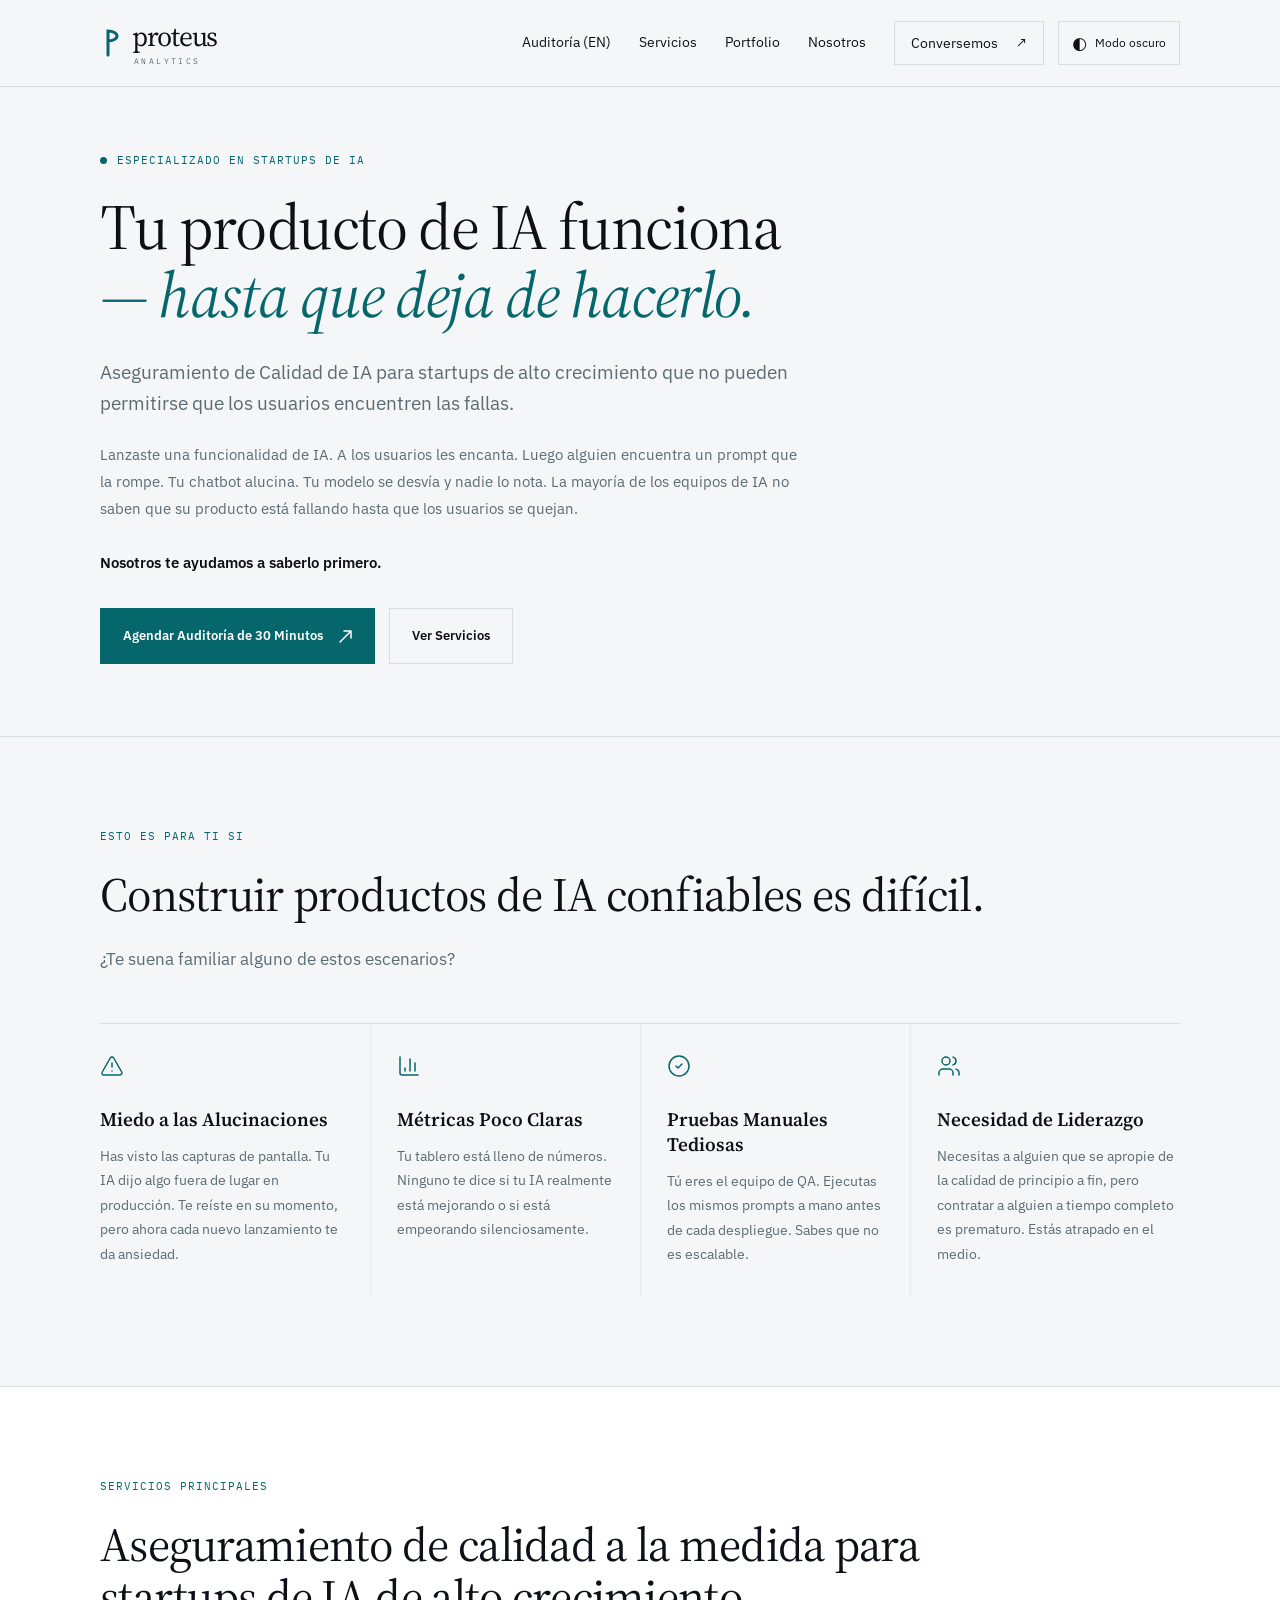
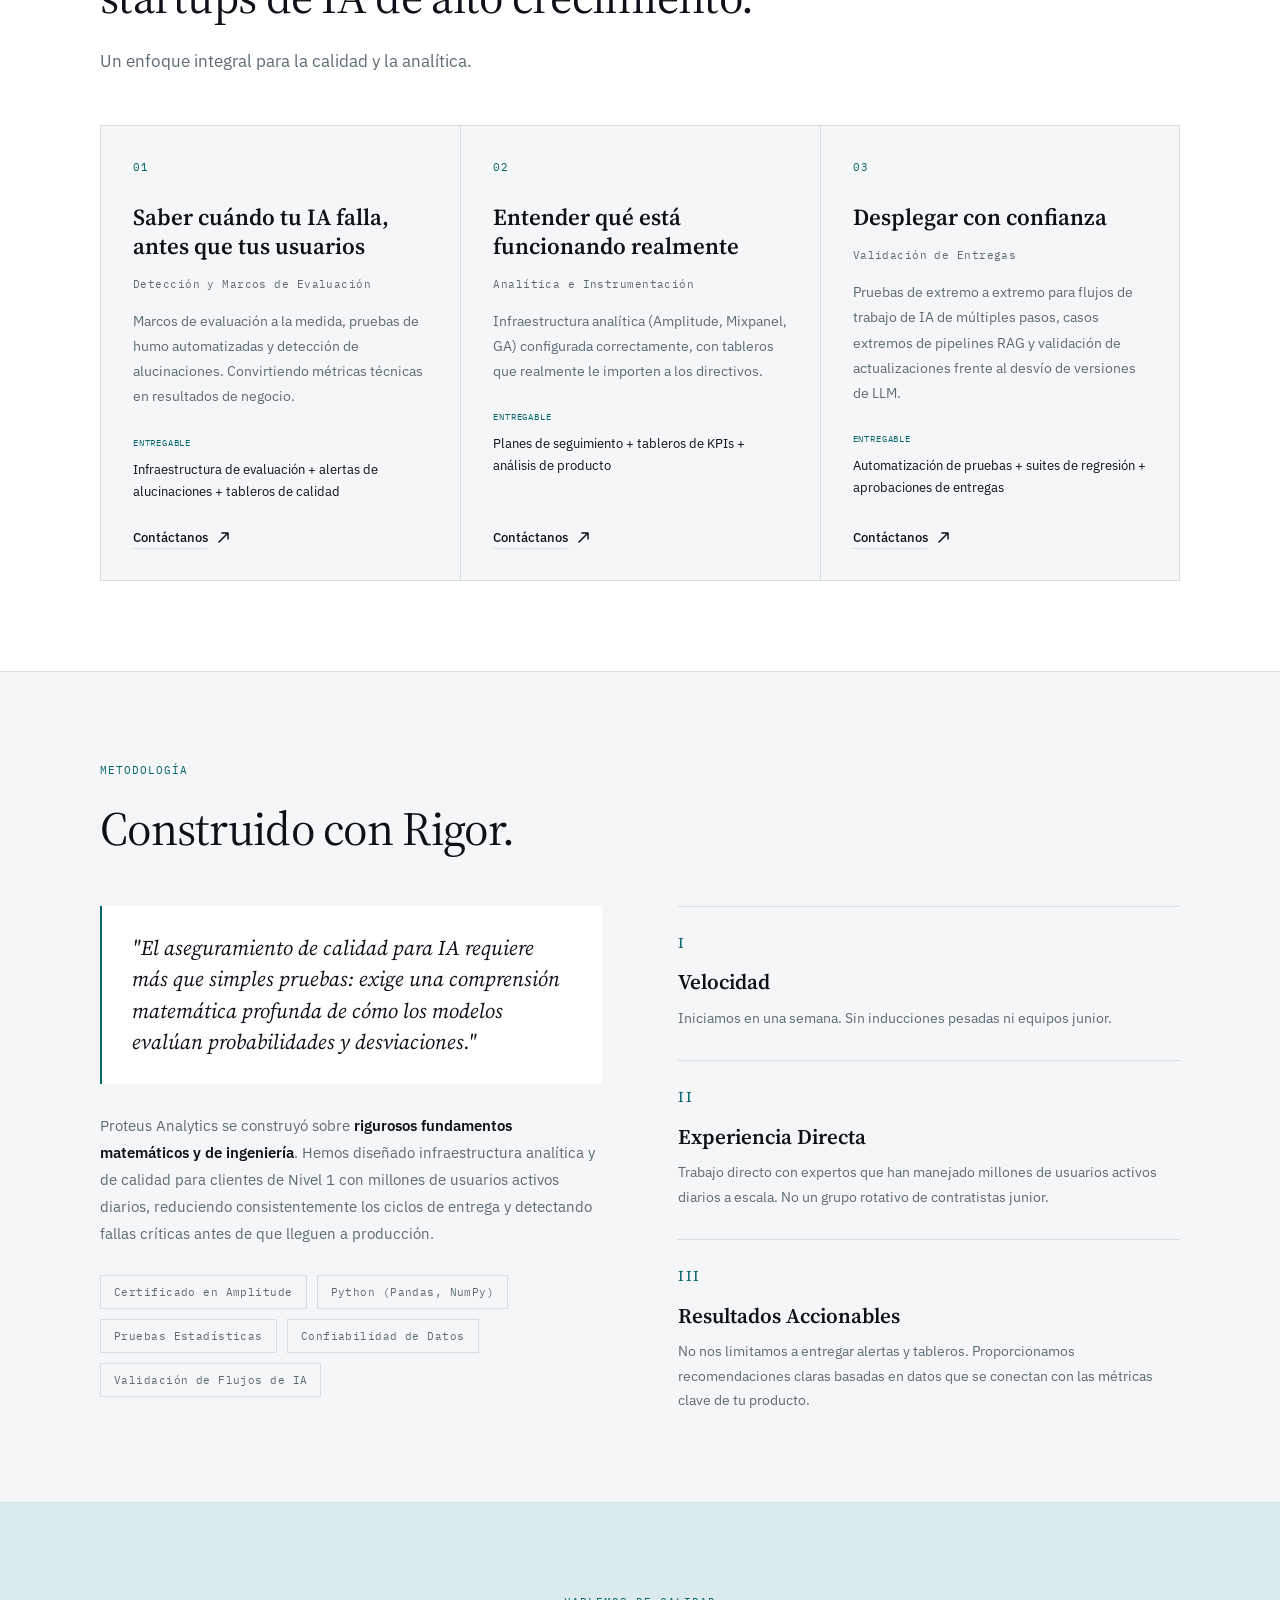
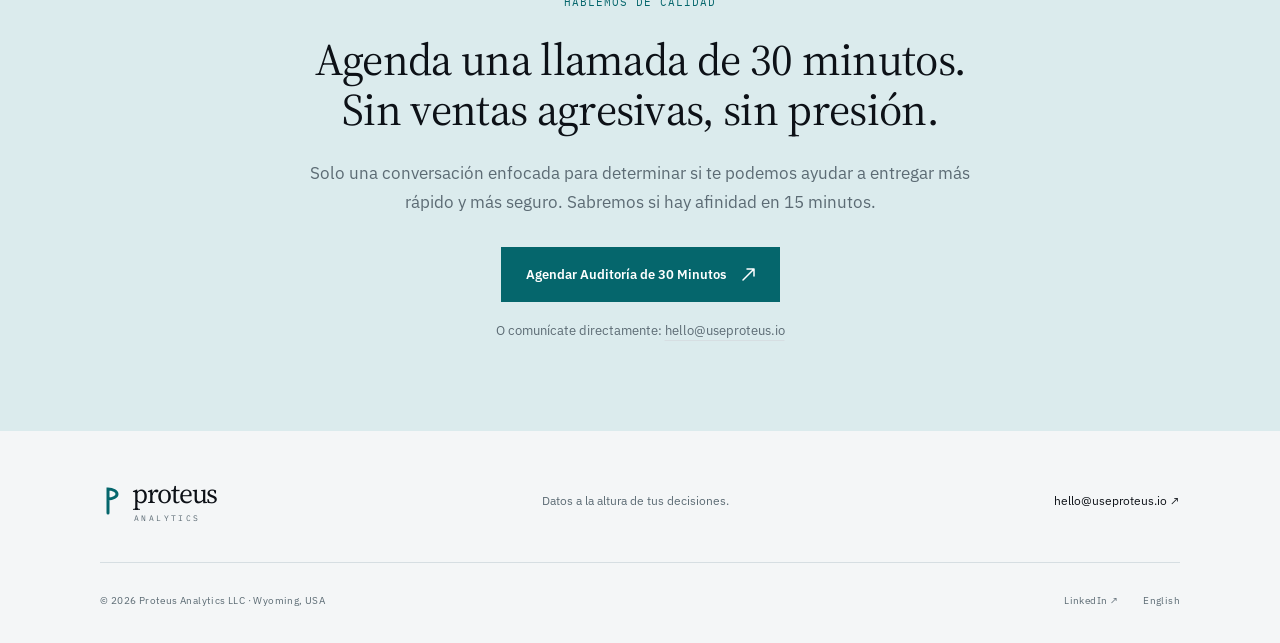
<file: ai-es.html>
<!doctype html>
<html lang="es">
<head>
<meta charset="utf-8">
<meta name="viewport" content="width=device-width, initial-scale=1">
<title>Proteus Analytics — Aseguramiento de Calidad para IA</title>
<meta name="description" content="Aseguramiento de Calidad de IA para startups de alto crecimiento que no pueden permitirse enterarse de los errores por sus usuarios.">
<link rel="canonical" href="https://useproteus.io/ai-es.html">
<!-- GitHub Pages staging only — delete this line for the production deploy -->
<meta name="robots" content="noindex, follow">
<meta property="og:type" content="website">
<meta property="og:site_name" content="Proteus Analytics">
<meta property="og:title" content="Proteus Analytics — Aseguramiento de Calidad para IA">
<meta property="og:description" content="Aseguramiento de Calidad de IA para startups de alto crecimiento que no pueden permitirse enterarse de los errores por sus usuarios.">
<meta property="og:url" content="https://useproteus.io/ai-es.html">
<meta name="theme-color" content="#f4f6f7">
<link rel="icon" href="favicon.png" type="image/png">
<link rel="preconnect" href="https://fonts.googleapis.com">
<link rel="preconnect" href="https://fonts.gstatic.com" crossorigin="crossorigin">
<link rel="stylesheet" href="https://fonts.googleapis.com/css2?family=Source+Serif+4:ital,opsz,wght@0,8..60,400;0,8..60,600;1,8..60,400&family=IBM+Plex+Sans:wght@400;500;600&family=IBM+Plex+Mono:wght@400;500&display=swap">
<script src="assets/theme.js"></script>
<link rel="stylesheet" href="assets/site.css">
<script async src="https://www.googletagmanager.com/gtag/js?id=G-79Z1M97CPY"></script>
<script>window.dataLayer=window.dataLayer||[];function gtag(){dataLayer.push(arguments);}gtag('js',new Date());gtag('config','G-79Z1M97CPY');</script>

</head>
<body data-page="ai-es">
<div id="site-root" lang="es" style="background:var(--bg);color:var(--ink);font-family:var(--sans);transition:background-color .45s ease,color .45s ease">

  <header style="position:sticky;top:0;z-index:20;background:var(--bg);border-bottom:1px solid var(--line);transition:background-color .45s ease,border-color .45s ease">
    <div style="max-width:1160px;margin-inline:auto;padding-inline:clamp(20px,4vw,40px);min-height:86px;display:flex;align-items:center;justify-content:space-between;flex-wrap:wrap;gap:14px">
      <a href="es.html" aria-label="Proteus Analytics — inicio" style="display:flex;gap:10px;align-items:center;font-size:28px;line-height:1;letter-spacing:-.045em;flex-shrink:0;font-family:var(--serif);color:var(--ink)">
        <svg viewBox="0 0 22 30" fill="none" aria-hidden="true" style="width:22px;height:36px;color:var(--accent)">
          <path d="M8 27V3a9 5 0 0 1 0 10" stroke="currentColor" stroke-width="3" stroke-linecap="round"></path>
        </svg>
        <span>proteus<span style="display:block;font-family:var(--mono);font-size:8px;letter-spacing:.3em;margin-top:7px;padding-left:2px;color:var(--muted)">ANALYTICS</span></span>
      </a>
      <nav id="site-nav" aria-label="Navegación principal" style="display:flex;align-items:center;gap:28px;font-size:13.5px;margin-left:auto">
        <a href="audit.html" style="color:var(--ink);padding:12px 0;border-bottom:1px solid transparent;transition:color .2s,border-color .2s" class="s1">Auditoría (EN)</a>
        <a href="#services" style="color:var(--ink);padding:12px 0;border-bottom:1px solid transparent;transition:color .2s,border-color .2s" class="s1">Servicios</a>
        <a href="index.html#work" style="color:var(--ink);padding:12px 0;border-bottom:1px solid transparent;transition:color .2s,border-color .2s" class="s1">Portfolio</a>
        <a href="es.html#about" style="color:var(--ink);padding:12px 0;border-bottom:1px solid transparent;transition:color .2s,border-color .2s" class="s1">Nosotros</a>
        <a href="#book" style="display:flex;gap:18px;align-items:center;border:1px solid var(--line);padding:10px 16px;color:var(--ink);transition:border-color .25s,color .25s,background-color .25s" class="s2">Conversemos <span aria-hidden="true">↗</span></a>
      </nav>
      <div style="display:flex;align-items:center;gap:10px">
        <button type="button" data-theme-toggle="1" aria-pressed="false" style="display:inline-flex;align-items:center;justify-content:center;gap:8px;min-height:44px;padding:8px 13px;border:1px solid var(--line);background:transparent;color:var(--ink);cursor:pointer;font:inherit;font-size:12px;white-space:nowrap;transition:border-color .25s,color .25s" class="s3"><span aria-hidden="true" style="font-size:17px;line-height:1">◐</span> <span data-theme-label="1">Modo oscuro</span></button>
        <button data-menu-btn="1" type="button" aria-controls="site-nav" aria-expanded="false" style="display:none;align-items:center;gap:14px;background:transparent;border:1px solid var(--line);padding:9px 14px;min-height:44px;font:inherit;font-size:13px;color:var(--ink);cursor:pointer">Menú <span aria-hidden="true" style="font-size:19px">+</span></button>
      </div>
    </div>
  </header>

  <main id="top">
    <section style="padding-top:clamp(40px,5vw,72px)">
      <div data-hero="1" style="max-width:1160px;margin-inline:auto;padding-inline:clamp(20px,4vw,40px)">
        <p style="font-family:var(--mono);font-size:11px;letter-spacing:.09em;text-transform:uppercase;color:var(--accent);display:flex;align-items:center;gap:10px;margin:0 0 24px">
          <span aria-hidden="true" style="width:7px;height:7px;border-radius:50%;background:var(--accent);display:inline-block;flex-shrink:0;animation:beat 2.6s ease-in-out infinite"></span> Especializado en Startups de IA</p>
        <h1 style="font-family:var(--serif);font-weight:400;font-size:clamp(40px,5vw,68px);line-height:1.06;letter-spacing:-.022em;margin:0;max-width:980px">Tu producto de IA funciona<br><span style="font-style:italic;color:var(--accent)">— hasta que deja de hacerlo.</span></h1>
        <p style="font-size:19px;line-height:1.65;max-width:700px;margin:28px 0 0;color:var(--muted)">Aseguramiento de Calidad de IA para startups de alto crecimiento que no pueden permitirse que los usuarios encuentren las fallas.</p>
        <p style="font-size:15px;line-height:1.8;max-width:700px;margin:22px 0 0;color:var(--muted)">Lanzaste una funcionalidad de IA. A los usuarios les encanta. Luego alguien encuentra un prompt que la rompe. Tu chatbot alucina. Tu modelo se desvía y nadie lo nota. La mayoría de los equipos de IA no saben que su producto está fallando hasta que los usuarios se quejan.<br><br>
          <strong style="color:var(--ink);font-weight:600">Nosotros te ayudamos a saberlo primero.</strong></p>
        <div style="display:flex;align-items:center;gap:14px;flex-wrap:wrap;margin-top:32px">
          <a href="https://calendar.app.google/SiHVESoGpMGVcYxG6" target="_blank" rel="noopener" style="display:inline-flex;justify-content:center;align-items:center;gap:16px;padding:16px 22px;min-height:52px;background:var(--accent);border:1px solid var(--accent);color:var(--on-accent);font-size:13px;font-weight:600;transition:background-color .25s,transform .25s,box-shadow .25s" class="s4">Agendar Auditoría de 30 Minutos
            <svg width="13" height="13" viewBox="0 0 13 13" fill="none" aria-hidden="true"><path d="M1 12L12 1M12 1H5M12 1V8" stroke="currentColor" stroke-width="1.5" stroke-linecap="round"></path></svg>
          </a>
          <a href="#services" style="display:inline-flex;justify-content:center;align-items:center;padding:16px 22px;min-height:52px;border:1px solid var(--line);color:var(--ink);font-size:13px;font-weight:600;transition:border-color .25s,color .25s,background-color .25s" class="s2">Ver Servicios</a>
        </div>
        <div style="height:clamp(44px,6vw,72px)"></div>
      </div>
    </section>

    <section style="padding:clamp(62px,7vw,100px) 0;border-top:1px solid var(--line);transition:border-color .45s ease">
      <div data-reveal="1" style="max-width:1160px;margin-inline:auto;padding-inline:clamp(20px,4vw,40px)">
        <p style="font-family:var(--mono);font-size:11px;letter-spacing:.09em;text-transform:uppercase;color:var(--accent);margin:0 0 24px">Esto es para ti si</p>
        <h2 style="font-family:var(--serif);font-weight:400;font-size:clamp(32px,3.7vw,48px);line-height:1.1;letter-spacing:-.015em;margin:0">Construir productos de IA confiables es difícil.</h2>
        <p style="font-size:17px;line-height:1.65;color:var(--muted);max-width:620px;margin:24px 0 0">¿Te suena familiar alguno de estos escenarios?</p>
        <div data-grid="four" style="display:grid;grid-template-columns:repeat(4,minmax(0,1fr));margin-top:50px;border-top:1px solid var(--line)">
          <div data-stagger="1" style="padding:30px 26px 30px 0">
            <div style="color:var(--accent);margin-bottom:22px">
              <svg aria-hidden="true" viewBox="0 0 24 24" style="width:24px;height:24px;fill:none;stroke:currentColor;stroke-width:1.5;stroke-linecap:round;stroke-linejoin:round"><path d="m21.73 18-8-14a2 2 0 0 0-3.48 0l-8 14A2 2 0 0 0 4 21h16a2 2 0 0 0 1.73-3M12 9v4M12 17h.01"></path></svg>
            </div>
            <h3 style="font-family:var(--serif);font-weight:600;font-size:19px;line-height:1.3;margin:0">Miedo a las Alucinaciones</h3>
            <p style="font-size:14px;line-height:1.75;color:var(--muted);margin:12px 0 0">Has visto las capturas de pantalla. Tu IA dijo algo fuera de lugar en producción. Te reíste en su momento, pero ahora cada nuevo lanzamiento te da ansiedad.</p>
          </div>
          <div data-stagger="1" style="padding:30px 26px;border-left:1px solid var(--line-soft)">
            <div style="color:var(--accent);margin-bottom:22px">
              <svg aria-hidden="true" viewBox="0 0 24 24" style="width:24px;height:24px;fill:none;stroke:currentColor;stroke-width:1.5;stroke-linecap:round;stroke-linejoin:round"><path d="M3 3v16a2 2 0 0 0 2 2h16M18 17V9M13 17V5M8 17v-3"></path></svg>
            </div>
            <h3 style="font-family:var(--serif);font-weight:600;font-size:19px;line-height:1.3;margin:0">Métricas Poco Claras</h3>
            <p style="font-size:14px;line-height:1.75;color:var(--muted);margin:12px 0 0">Tu tablero está lleno de números. Ninguno te dice si tu IA realmente está mejorando o si está empeorando silenciosamente.</p>
          </div>
          <div data-stagger="1" style="padding:30px 26px;border-left:1px solid var(--line-soft)">
            <div style="color:var(--accent);margin-bottom:22px">
              <svg aria-hidden="true" viewBox="0 0 24 24" style="width:24px;height:24px;fill:none;stroke:currentColor;stroke-width:1.5;stroke-linecap:round;stroke-linejoin:round"><circle cx="12" cy="12" r="10"></circle><path d="m9 12 2 2 4-4"></path></svg>
            </div>
            <h3 style="font-family:var(--serif);font-weight:600;font-size:19px;line-height:1.3;margin:0">Pruebas Manuales Tediosas</h3>
            <p style="font-size:14px;line-height:1.75;color:var(--muted);margin:12px 0 0">Tú eres el equipo de QA. Ejecutas los mismos prompts a mano antes de cada despliegue. Sabes que no es escalable.</p>
          </div>
          <div data-stagger="1" style="padding:30px 0 30px 26px;border-left:1px solid var(--line-soft)">
            <div style="color:var(--accent);margin-bottom:22px">
              <svg aria-hidden="true" viewBox="0 0 24 24" style="width:24px;height:24px;fill:none;stroke:currentColor;stroke-width:1.5;stroke-linecap:round;stroke-linejoin:round"><path d="M16 21v-2a4 4 0 0 0-4-4H6a4 4 0 0 0-4 4v2M16 3.128a4 4 0 0 1 0 7.744M22 21v-2a4 4 0 0 0-3-3.87"></path><circle cx="9" cy="7" r="4"></circle></svg>
            </div>
            <h3 style="font-family:var(--serif);font-weight:600;font-size:19px;line-height:1.3;margin:0">Necesidad de Liderazgo</h3>
            <p style="font-size:14px;line-height:1.75;color:var(--muted);margin:12px 0 0">Necesitas a alguien que se apropie de la calidad de principio a fin, pero contratar a alguien a tiempo completo es prematuro. Estás atrapado en el medio.</p>
          </div>
        </div>
      </div>
    </section>

    <section id="services" style="padding:clamp(62px,7vw,100px) 0;border-top:1px solid var(--line);background:var(--surface);transition:border-color .45s ease,background-color .45s ease">
      <div data-reveal="1" style="max-width:1160px;margin-inline:auto;padding-inline:clamp(20px,4vw,40px)">
        <p style="font-family:var(--mono);font-size:11px;letter-spacing:.09em;text-transform:uppercase;color:var(--accent);margin:0 0 24px">Servicios Principales</p>
        <h2 style="font-family:var(--serif);font-weight:400;font-size:clamp(32px,3.7vw,48px);line-height:1.1;letter-spacing:-.015em;margin:0;max-width:900px">Aseguramiento de calidad a la medida para startups de IA de alto crecimiento.</h2>
        <p style="font-size:17px;line-height:1.65;color:var(--muted);margin:24px 0 50px">Un enfoque integral para la calidad y la analítica.</p>
        <div data-grid="three" style="display:grid;grid-template-columns:repeat(3,minmax(0,1fr));border:1px solid var(--line);background:var(--bg);transition:border-color .45s ease,background-color .45s ease">
          <article data-stagger="1" style="padding:32px;display:flex;flex-direction:column;transition:background-color .3s" class="s9">
            <p style="font-family:var(--mono);font-size:11px;letter-spacing:.09em;color:var(--accent);margin:0 0 27px;font-variant-numeric:tabular-nums">01</p>
            <h3 style="font-family:var(--serif);font-weight:600;font-size:23px;line-height:1.25;margin:0">Saber cuándo tu IA falla, antes que tus usuarios</h3>
            <p style="font-family:var(--mono);font-size:11px;letter-spacing:.04em;color:var(--muted);margin:14px 0 0">Detección y Marcos de Evaluación</p>
            <p style="font-size:14px;line-height:1.8;color:var(--muted);margin:16px 0 0">Marcos de evaluación a la medida, pruebas de humo automatizadas y detección de alucinaciones. Convirtiendo métricas técnicas en resultados de negocio.</p>
            <p style="font-family:var(--mono);font-size:9px;letter-spacing:.09em;text-transform:uppercase;color:var(--accent);margin:26px 0 8px">Entregable</p>
            <p style="font-size:13px;line-height:1.7;color:var(--ink);margin:0">Infraestructura de evaluación + alertas de alucinaciones + tableros de calidad</p>
            <a href="https://calendar.app.google/SiHVESoGpMGVcYxG6" target="_blank" rel="noopener" style="display:inline-flex;align-items:center;gap:10px;font-size:13px;font-weight:500;margin-top:auto;padding-top:24px;text-decoration:underline;text-decoration-color:var(--line);text-underline-offset:6px;transition:color .2s,text-decoration-color .2s" class="s5">Contáctanos
              <svg width="11" height="11" viewBox="0 0 11 11" fill="none" aria-hidden="true"><path d="M1 10L10 1M10 1H4M10 1V7" stroke="currentColor" stroke-width="1.5" stroke-linecap="round"></path></svg>
            </a>
          </article>
          <article data-stagger="1" style="padding:32px;border-left:1px solid var(--line);display:flex;flex-direction:column;transition:background-color .3s,border-color .45s" class="s9">
            <p style="font-family:var(--mono);font-size:11px;letter-spacing:.09em;color:var(--accent);margin:0 0 27px;font-variant-numeric:tabular-nums">02</p>
            <h3 style="font-family:var(--serif);font-weight:600;font-size:23px;line-height:1.25;margin:0">Entender qué está funcionando realmente</h3>
            <p style="font-family:var(--mono);font-size:11px;letter-spacing:.04em;color:var(--muted);margin:14px 0 0">Analítica e Instrumentación</p>
            <p style="font-size:14px;line-height:1.8;color:var(--muted);margin:16px 0 0">Infraestructura analítica (Amplitude, Mixpanel, GA) configurada correctamente, con tableros que realmente le importen a los directivos.</p>
            <p style="font-family:var(--mono);font-size:9px;letter-spacing:.09em;text-transform:uppercase;color:var(--accent);margin:26px 0 8px">Entregable</p>
            <p style="font-size:13px;line-height:1.7;color:var(--ink);margin:0">Planes de seguimiento + tableros de KPIs + análisis de producto</p>
            <a href="https://calendar.app.google/SiHVESoGpMGVcYxG6" target="_blank" rel="noopener" style="display:inline-flex;align-items:center;gap:10px;font-size:13px;font-weight:500;margin-top:auto;padding-top:24px;text-decoration:underline;text-decoration-color:var(--line);text-underline-offset:6px;transition:color .2s,text-decoration-color .2s" class="s5">Contáctanos
              <svg width="11" height="11" viewBox="0 0 11 11" fill="none" aria-hidden="true"><path d="M1 10L10 1M10 1H4M10 1V7" stroke="currentColor" stroke-width="1.5" stroke-linecap="round"></path></svg>
            </a>
          </article>
          <article data-stagger="1" style="padding:32px;border-left:1px solid var(--line);display:flex;flex-direction:column;transition:background-color .3s,border-color .45s" class="s9">
            <p style="font-family:var(--mono);font-size:11px;letter-spacing:.09em;color:var(--accent);margin:0 0 27px;font-variant-numeric:tabular-nums">03</p>
            <h3 style="font-family:var(--serif);font-weight:600;font-size:23px;line-height:1.25;margin:0">Desplegar con confianza</h3>
            <p style="font-family:var(--mono);font-size:11px;letter-spacing:.04em;color:var(--muted);margin:14px 0 0">Validación de Entregas</p>
            <p style="font-size:14px;line-height:1.8;color:var(--muted);margin:16px 0 0">Pruebas de extremo a extremo para flujos de trabajo de IA de múltiples pasos, casos extremos de pipelines RAG y validación de actualizaciones frente al desvío de versiones de LLM.</p>
            <p style="font-family:var(--mono);font-size:9px;letter-spacing:.09em;text-transform:uppercase;color:var(--accent);margin:26px 0 8px">Entregable</p>
            <p style="font-size:13px;line-height:1.7;color:var(--ink);margin:0">Automatización de pruebas + suites de regresión + aprobaciones de entregas</p>
            <a href="https://calendar.app.google/SiHVESoGpMGVcYxG6" target="_blank" rel="noopener" style="display:inline-flex;align-items:center;gap:10px;font-size:13px;font-weight:500;margin-top:auto;padding-top:24px;text-decoration:underline;text-decoration-color:var(--line);text-underline-offset:6px;transition:color .2s,text-decoration-color .2s" class="s5">Contáctanos
              <svg width="11" height="11" viewBox="0 0 11 11" fill="none" aria-hidden="true"><path d="M1 10L10 1M10 1H4M10 1V7" stroke="currentColor" stroke-width="1.5" stroke-linecap="round"></path></svg>
            </a>
          </article>
        </div>
      </div>
    </section>

    <section style="padding:clamp(62px,7vw,100px) 0;border-top:1px solid var(--line);transition:border-color .45s ease">
      <div data-reveal="1" style="max-width:1160px;margin-inline:auto;padding-inline:clamp(20px,4vw,40px)">
        <p style="font-family:var(--mono);font-size:11px;letter-spacing:.09em;text-transform:uppercase;color:var(--accent);margin:0 0 24px">Metodología</p>
        <h2 style="font-family:var(--serif);font-weight:400;font-size:clamp(32px,3.7vw,48px);line-height:1.1;letter-spacing:-.015em;margin:0 0 50px">Construido con Rigor.</h2>
        <div data-grid="split" style="display:grid;grid-template-columns:1fr 1fr;gap:clamp(36px,6vw,90px)">
          <div data-stagger="1">
            <blockquote style="margin:0;padding:26px 30px;border-left:2px solid var(--accent);background:var(--surface);transition:background-color .45s ease">
              <p style="font-family:var(--serif);font-size:21px;line-height:1.5;font-style:italic;color:var(--ink);margin:0">"El aseguramiento de calidad para IA requiere más que simples pruebas: exige una comprensión matemática profunda de cómo los modelos evalúan probabilidades y desviaciones."</p>
            </blockquote>
            <p style="font-size:15px;line-height:1.8;color:var(--muted);margin:28px 0 0">Proteus Analytics se construyó sobre <strong style="color:var(--ink);font-weight:600">rigurosos fundamentos matemáticos y de ingeniería</strong>. Hemos diseñado infraestructura analítica y de calidad para clientes de Nivel 1 con millones de usuarios activos diarios, reduciendo consistentemente los ciclos de entrega y detectando fallas críticas antes de que lleguen a producción.</p>
            <div style="display:flex;flex-wrap:wrap;gap:10px;margin-top:28px">
              <span style="border:1px solid var(--line);padding:7px 13px;font-family:var(--mono);font-size:11px;letter-spacing:.04em;color:var(--muted)">Certificado en Amplitude</span>
              <span style="border:1px solid var(--line);padding:7px 13px;font-family:var(--mono);font-size:11px;letter-spacing:.04em;color:var(--muted)">Python (Pandas, NumPy)</span>
              <span style="border:1px solid var(--line);padding:7px 13px;font-family:var(--mono);font-size:11px;letter-spacing:.04em;color:var(--muted)">Pruebas Estadísticas</span>
              <span style="border:1px solid var(--line);padding:7px 13px;font-family:var(--mono);font-size:11px;letter-spacing:.04em;color:var(--muted)">Confiabilidad de Datos</span>
              <span style="border:1px solid var(--line);padding:7px 13px;font-family:var(--mono);font-size:11px;letter-spacing:.04em;color:var(--muted)">Validación de Flujos de IA</span>
            </div>
          </div>
          <div data-stagger="1" style="display:flex;flex-direction:column;gap:30px">
            <div style="border-top:1px solid var(--line);padding-top:24px;transition:border-color .35s" class="s7">
              <div style="font-family:var(--serif);font-size:15px;letter-spacing:.1em;color:var(--accent);margin-bottom:14px">I</div>
              <h3 style="font-family:var(--serif);font-weight:600;font-size:21px;line-height:1.25;margin:0">Velocidad</h3>
              <p style="font-size:14px;line-height:1.75;color:var(--muted);margin:10px 0 0">Iniciamos en una semana. Sin inducciones pesadas ni equipos junior.</p>
            </div>
            <div style="border-top:1px solid var(--line);padding-top:24px;transition:border-color .35s" class="s7">
              <div style="font-family:var(--serif);font-size:15px;letter-spacing:.1em;color:var(--accent);margin-bottom:14px">II</div>
              <h3 style="font-family:var(--serif);font-weight:600;font-size:21px;line-height:1.25;margin:0">Experiencia Directa</h3>
              <p style="font-size:14px;line-height:1.75;color:var(--muted);margin:10px 0 0">Trabajo directo con expertos que han manejado millones de usuarios activos diarios a escala. No un grupo rotativo de contratistas junior.</p>
            </div>
            <div style="border-top:1px solid var(--line);padding-top:24px;transition:border-color .35s" class="s7">
              <div style="font-family:var(--serif);font-size:15px;letter-spacing:.1em;color:var(--accent);margin-bottom:14px">III</div>
              <h3 style="font-family:var(--serif);font-weight:600;font-size:21px;line-height:1.25;margin:0">Resultados Accionables</h3>
              <p style="font-size:14px;line-height:1.75;color:var(--muted);margin:10px 0 0">No nos limitamos a entregar alertas y tableros. Proporcionamos recomendaciones claras basadas en datos que se conectan con las métricas clave de tu producto.</p>
            </div>
          </div>
        </div>
      </div>
    </section>

    <section id="book" style="padding:clamp(62px,7vw,100px) 0;border-top:1px solid var(--line);background:var(--accent-soft);transition:border-color .45s ease,background-color .45s ease">
      <div data-reveal="1" style="max-width:780px;margin-inline:auto;padding-inline:clamp(20px,4vw,40px);text-align:center">
        <p style="font-family:var(--mono);font-size:11px;letter-spacing:.09em;text-transform:uppercase;color:var(--accent);margin:0 0 24px">Hablemos de Calidad</p>
        <h2 style="font-family:var(--serif);font-weight:400;font-size:clamp(32px,3.5vw,46px);line-height:1.12;letter-spacing:-.015em;margin:0">Agenda una llamada de 30 minutos.<br>Sin ventas agresivas, sin presión.</h2>
        <p style="font-size:17px;line-height:1.7;color:var(--muted);margin:24px 0 30px">Solo una conversación enfocada para determinar si te podemos ayudar a entregar más rápido y más seguro. Sabremos si hay afinidad en 15 minutos.</p>
        <a href="https://calendar.app.google/SiHVESoGpMGVcYxG6" target="_blank" rel="noopener" style="display:inline-flex;justify-content:center;align-items:center;gap:16px;padding:16px 24px;min-height:52px;background:var(--accent);border:1px solid var(--accent);color:var(--on-accent);font-size:13px;font-weight:600;transition:background-color .25s,transform .25s,box-shadow .25s" class="s4">Agendar Auditoría de 30 Minutos
          <svg width="13" height="13" viewBox="0 0 13 13" fill="none" aria-hidden="true"><path d="M1 12L12 1M12 1H5M12 1V8" stroke="currentColor" stroke-width="1.5" stroke-linecap="round"></path></svg>
        </a>
        <p style="font-size:13px;color:var(--muted);margin:18px 0 0">O comunícate directamente: <a href="mailto:hello@useproteus.io" style="text-decoration:underline;text-decoration-color:var(--line);text-underline-offset:5px;transition:color .2s,text-decoration-color .2s" class="s5">hello@useproteus.io</a></p>
      </div>
    </section>
  </main>

  <footer style="padding:48px 0 25px;background:var(--bg);transition:background-color .45s ease">
    <div style="max-width:1160px;margin-inline:auto;padding-inline:clamp(20px,4vw,40px)">
      <div style="display:flex;justify-content:space-between;align-items:center;gap:30px;flex-wrap:wrap">
        <a href="es.html" style="display:flex;gap:10px;align-items:center;font-family:var(--serif);font-size:28px;line-height:1;letter-spacing:-.045em;color:var(--ink)">
          <svg viewBox="0 0 22 30" fill="none" aria-hidden="true" style="width:22px;height:36px;color:var(--accent)">
            <path d="M8 27V3a9 5 0 0 1 0 10" stroke="currentColor" stroke-width="3" stroke-linecap="round"></path>
          </svg>
          <span>proteus<span style="display:block;font-family:var(--mono);font-size:8px;letter-spacing:.3em;margin-top:7px;padding-left:2px;color:var(--muted)">ANALYTICS</span></span>
        </a>
        <p style="font-size:12px;color:var(--muted);margin:0">Datos a la altura de tus decisiones.</p>
        <a href="mailto:hello@useproteus.io" style="font-size:12px;transition:color .2s" class="s6">hello@useproteus.io ↗</a>
      </div>
      <div style="display:flex;justify-content:space-between;align-items:center;gap:30px;flex-wrap:wrap;margin-top:40px;padding-top:22px;border-top:1px solid var(--line);color:var(--muted);font-size:10px;letter-spacing:.04em;transition:border-color .45s ease">
        <span>© 2026 Proteus Analytics LLC · Wyoming, USA</span>
        <div style="display:flex;gap:25px">
          <a href="https://linkedin.com/in/santimontouliu" style="padding:8px 0;transition:color .2s" class="s6">LinkedIn ↗</a>
          <a href="ai.html" lang="en" style="padding:8px 0;transition:color .2s" class="s6">English</a>
        </div>
      </div>
    </div>
  </footer>
</div>
<script src="assets/site.js" defer></script>
</body>
</html>
</file>
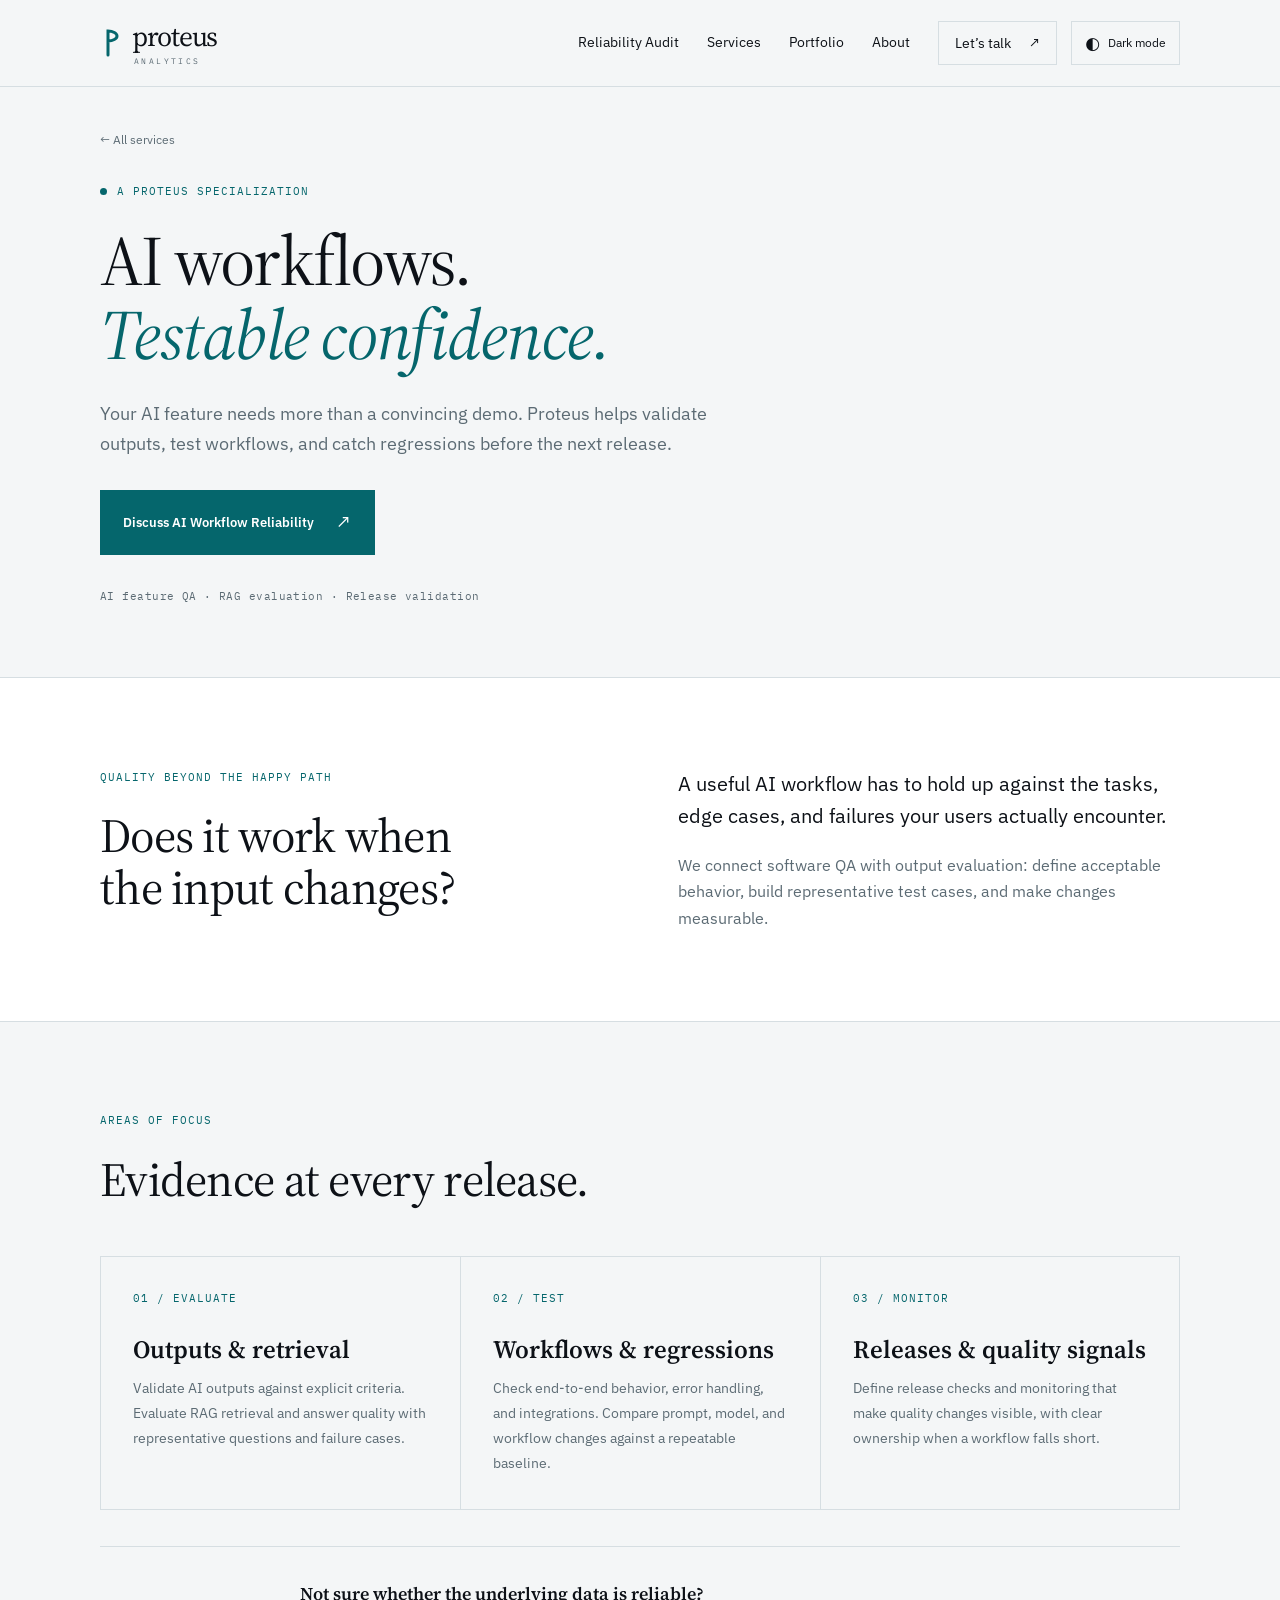
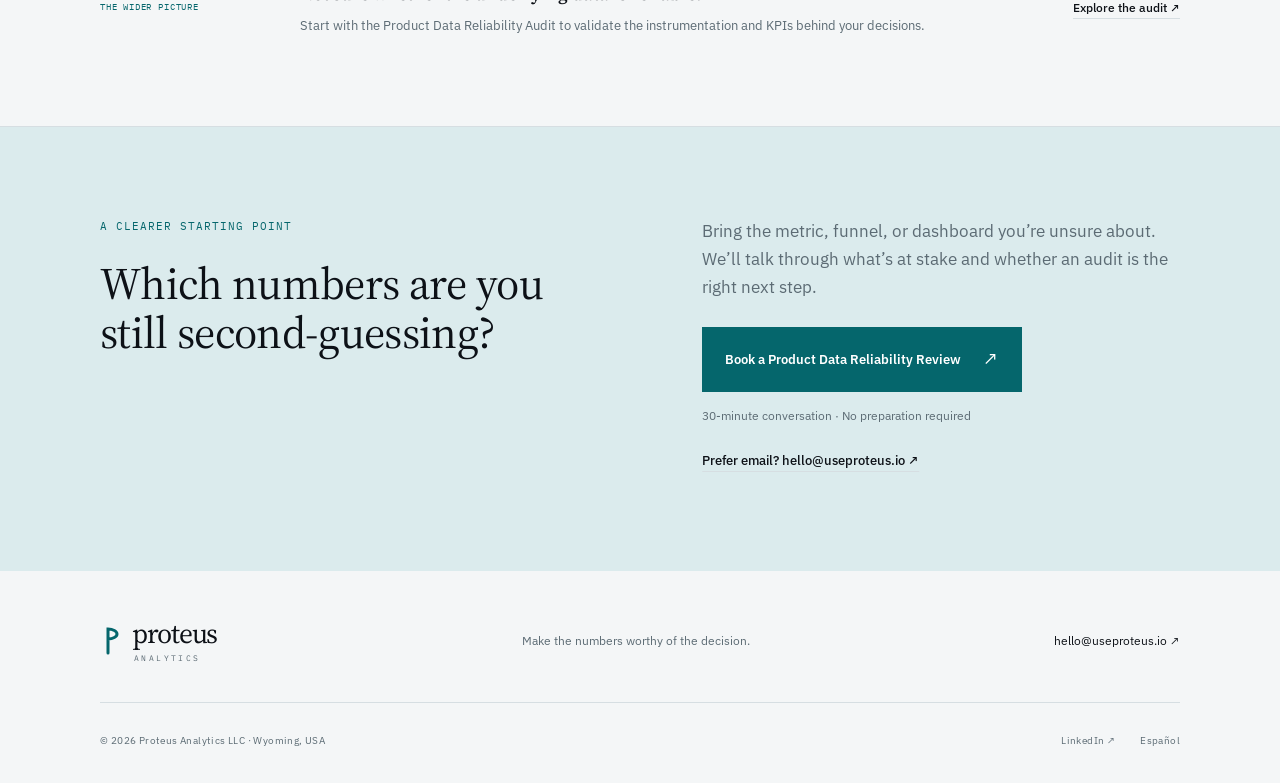
<file: ai.html>
<!doctype html>
<html lang="en">
<head>
<meta charset="utf-8">
<meta name="viewport" content="width=device-width, initial-scale=1">
<title>AI Workflow Reliability | Proteus Analytics</title>
<meta name="description" content="AI output validation, RAG evaluation, regression testing, and workflow QA. Build repeatable evidence for AI product releases.">
<link rel="canonical" href="https://useproteus.io/ai.html">
<!-- GitHub Pages staging only — delete this line for the production deploy -->
<meta name="robots" content="noindex, follow">
<meta property="og:type" content="website">
<meta property="og:site_name" content="Proteus Analytics">
<meta property="og:title" content="AI Workflow Reliability | Proteus Analytics">
<meta property="og:description" content="AI output validation, RAG evaluation, regression testing, and workflow QA. Build repeatable evidence for AI product releases.">
<meta property="og:url" content="https://useproteus.io/ai.html">
<meta name="theme-color" content="#f4f6f7">
<link rel="icon" href="favicon.png" type="image/png">
<link rel="preconnect" href="https://fonts.googleapis.com">
<link rel="preconnect" href="https://fonts.gstatic.com" crossorigin="crossorigin">
<link rel="stylesheet" href="https://fonts.googleapis.com/css2?family=Source+Serif+4:ital,opsz,wght@0,8..60,400;0,8..60,600;1,8..60,400&family=IBM+Plex+Sans:wght@400;500;600&family=IBM+Plex+Mono:wght@400;500&display=swap">
<script src="assets/theme.js"></script>
<link rel="stylesheet" href="assets/site.css">
<script async src="https://www.googletagmanager.com/gtag/js?id=G-79Z1M97CPY"></script>
<script>window.dataLayer=window.dataLayer||[];function gtag(){dataLayer.push(arguments);}gtag('js',new Date());gtag('config','G-79Z1M97CPY');</script>

</head>
<body data-page="ai">
<div id="site-root" style="background:var(--bg);color:var(--ink);font-family:var(--sans);transition:background-color .45s ease,color .45s ease">

  <header style="position:sticky;top:0;z-index:20;background:var(--bg);border-bottom:1px solid var(--line);transition:background-color .45s ease,border-color .45s ease">
    <div style="max-width:1160px;margin-inline:auto;padding-inline:clamp(20px,4vw,40px);min-height:86px;display:flex;align-items:center;justify-content:space-between;flex-wrap:wrap;gap:14px">
      <a href="index.html" aria-label="Proteus Analytics home" style="display:flex;gap:10px;align-items:center;font-size:28px;line-height:1;letter-spacing:-.045em;flex-shrink:0;font-family:var(--serif);color:var(--ink)">
        <svg viewBox="0 0 22 30" fill="none" aria-hidden="true" style="width:22px;height:36px;color:var(--accent)">
          <path d="M8 27V3a9 5 0 0 1 0 10" stroke="currentColor" stroke-width="3" stroke-linecap="round"></path>
        </svg>
        <span>proteus<span style="display:block;font-family:var(--mono);font-size:8px;letter-spacing:.3em;margin-top:7px;padding-left:2px;color:var(--muted)">ANALYTICS</span></span>
      </a>
      <nav id="site-nav" aria-label="Main navigation" style="display:flex;align-items:center;gap:28px;font-size:13.5px;margin-left:auto">
        <a href="audit.html" style="color:var(--ink);padding:12px 0;border-bottom:1px solid transparent;transition:color .2s,border-color .2s" class="s1">Reliability Audit</a>
        <a href="index.html#services" style="color:var(--ink);padding:12px 0;border-bottom:1px solid transparent;transition:color .2s,border-color .2s" class="s1">Services</a>
        <a href="index.html#work" style="color:var(--ink);padding:12px 0;border-bottom:1px solid transparent;transition:color .2s,border-color .2s" class="s1">Portfolio</a>
        <a href="index.html#about" style="color:var(--ink);padding:12px 0;border-bottom:1px solid transparent;transition:color .2s,border-color .2s" class="s1">About</a>
        <a href="#contact" style="display:flex;gap:18px;align-items:center;border:1px solid var(--line);padding:10px 16px;color:var(--ink);transition:border-color .25s,color .25s,background-color .25s" class="s2">Let’s talk <span aria-hidden="true">↗</span></a>
      </nav>
      <div style="display:flex;align-items:center;gap:10px">
        <button type="button" data-theme-toggle="1" aria-pressed="false" style="display:inline-flex;align-items:center;justify-content:center;gap:8px;min-height:44px;padding:8px 13px;border:1px solid var(--line);background:transparent;color:var(--ink);cursor:pointer;font:inherit;font-size:12px;white-space:nowrap;transition:border-color .25s,color .25s" class="s3"><span aria-hidden="true" style="font-size:17px;line-height:1">◐</span> <span data-theme-label="1">Dark mode</span></button>
        <button data-menu-btn="1" type="button" aria-controls="site-nav" aria-expanded="false" style="display:none;align-items:center;gap:14px;background:transparent;border:1px solid var(--line);padding:9px 14px;min-height:44px;font:inherit;font-size:13px;color:var(--ink);cursor:pointer">Menu <span aria-hidden="true" style="font-size:19px">+</span></button>
      </div>
    </div>
  </header>

  <main id="top">
    <section style="padding-top:clamp(28px,3vw,44px)">
      <div data-hero="1" style="max-width:1160px;margin-inline:auto;padding-inline:clamp(20px,4vw,40px)">
        <a href="index.html#services" style="font-size:12px;display:inline-block;margin-bottom:32px;color:var(--muted);transition:color .2s" class="s6">← All services</a>
        <p style="font-family:var(--mono);font-size:11px;letter-spacing:.09em;text-transform:uppercase;color:var(--accent);display:flex;align-items:center;gap:10px;margin:0 0 24px">
          <span aria-hidden="true" style="width:7px;height:7px;border-radius:50%;background:var(--accent);display:inline-block;flex-shrink:0;animation:beat 2.6s ease-in-out infinite"></span> A Proteus specialization</p>
        <h1 style="font-family:var(--serif);font-weight:400;font-size:clamp(44px,5.5vw,76px);line-height:1.04;letter-spacing:-.022em;margin:0">AI workflows.<br><em style="font-style:italic;color:var(--accent)">Testable confidence.</em></h1>
        <p style="font-size:18px;line-height:1.7;max-width:620px;margin:28px 0 0;color:var(--muted)">Your AI feature needs more than a convincing demo. Proteus helps validate outputs, test workflows, and catch regressions before the next release.</p>
        <a href="https://calendar.app.google/SiHVESoGpMGVcYxG6" style="display:inline-flex;justify-content:center;align-items:center;gap:22px;padding:16px 22px;min-height:52px;background:var(--accent);border:1px solid var(--accent);color:var(--on-accent);font-size:13px;font-weight:600;margin-top:30px;transition:background-color .25s,transform .25s,box-shadow .25s" class="s4">Discuss AI Workflow Reliability<span aria-hidden="true" style="font-size:19px;font-weight:400">↗</span></a>
        <p style="font-family:var(--mono);font-size:11px;letter-spacing:.04em;margin:32px 0 clamp(44px,6vw,72px);color:var(--muted)">AI feature QA · RAG evaluation · Release validation</p>
      </div>
    </section>

    <section style="padding:clamp(62px,7vw,108px) 0;border-top:1px solid var(--line);background:var(--surface);transition:border-color .45s ease,background-color .45s ease">
      <div data-reveal="1" data-grid="split" style="max-width:1160px;margin-inline:auto;padding-inline:clamp(20px,4vw,40px);display:grid;grid-template-columns:1fr 1fr;gap:clamp(36px,6vw,100px)">
        <div>
          <p style="font-family:var(--mono);font-size:11px;letter-spacing:.09em;text-transform:uppercase;color:var(--accent);margin:0 0 24px">Quality beyond the happy path</p>
          <h2 style="font-family:var(--serif);font-weight:400;font-size:clamp(32px,3.7vw,48px);line-height:1.1;letter-spacing:-.015em;margin:0">Does it work when<br>the input changes?</h2>
        </div>
        <div>
          <p style="font-size:20px;line-height:1.6;color:var(--ink);margin:0">A useful AI workflow has to hold up against the tasks, edge cases, and failures your users actually encounter.</p>
          <p style="color:var(--muted);margin:20px 0 0">We connect software QA with output evaluation: define acceptable behavior, build representative test cases, and make changes measurable.</p>
        </div>
      </div>
    </section>

    <section style="padding:clamp(62px,7vw,108px) 0;border-top:1px solid var(--line);transition:border-color .45s ease">
      <div data-reveal="1" style="max-width:1160px;margin-inline:auto;padding-inline:clamp(20px,4vw,40px)">
        <p style="font-family:var(--mono);font-size:11px;letter-spacing:.09em;text-transform:uppercase;color:var(--accent);margin:0 0 24px">Areas of focus</p>
        <h2 style="font-family:var(--serif);font-weight:400;font-size:clamp(32px,3.7vw,48px);line-height:1.1;letter-spacing:-.015em;margin:0 0 50px">Evidence at every release.</h2>
        <div data-grid="three" style="display:grid;grid-template-columns:repeat(3,minmax(0,1fr));border:1px solid var(--line);transition:border-color .45s ease">
          <article data-stagger="1" style="padding:32px;transition:background-color .3s" class="s9">
            <span style="font-family:var(--mono);font-size:11px;letter-spacing:.09em;color:var(--accent);display:block;margin-bottom:27px;font-variant-numeric:tabular-nums">01 / EVALUATE</span>
            <h3 style="font-family:var(--serif);font-weight:600;font-size:25px;line-height:1.2;margin:0">Outputs &amp; retrieval</h3>
            <p style="font-size:14px;line-height:1.8;color:var(--muted);margin:12px 0 0">Validate AI outputs against explicit criteria. Evaluate RAG retrieval and answer quality with representative questions and failure cases.</p>
          </article>
          <article data-stagger="1" style="padding:32px;border-left:1px solid var(--line);transition:background-color .3s,border-color .45s" class="s9">
            <span style="font-family:var(--mono);font-size:11px;letter-spacing:.09em;color:var(--accent);display:block;margin-bottom:27px;font-variant-numeric:tabular-nums">02 / TEST</span>
            <h3 style="font-family:var(--serif);font-weight:600;font-size:25px;line-height:1.2;margin:0">Workflows &amp; regressions</h3>
            <p style="font-size:14px;line-height:1.8;color:var(--muted);margin:12px 0 0">Check end-to-end behavior, error handling, and integrations. Compare prompt, model, and workflow changes against a repeatable baseline.</p>
          </article>
          <article data-stagger="1" style="padding:32px;border-left:1px solid var(--line);transition:background-color .3s,border-color .45s" class="s9">
            <span style="font-family:var(--mono);font-size:11px;letter-spacing:.09em;color:var(--accent);display:block;margin-bottom:27px;font-variant-numeric:tabular-nums">03 / MONITOR</span>
            <h3 style="font-family:var(--serif);font-weight:600;font-size:25px;line-height:1.2;margin:0">Releases &amp; quality signals</h3>
            <p style="font-size:14px;line-height:1.8;color:var(--muted);margin:12px 0 0">Define release checks and monitoring that make quality changes visible, with clear ownership when a workflow falls short.</p>
          </article>
        </div>
        <aside data-grid="aside" style="margin-top:36px;display:grid;grid-template-columns:170px 1fr auto;gap:30px;align-items:center;border-top:1px solid var(--line);padding-top:32px;transition:border-color .45s ease">
          <span style="font-family:var(--mono);font-size:9px;letter-spacing:.09em;text-transform:uppercase;color:var(--accent)">The wider picture</span>
          <div>
            <h3 style="font-family:var(--serif);font-weight:600;font-size:18px;margin:0">Not sure whether the underlying data is reliable?</h3>
            <p style="font-size:13px;color:var(--muted);margin:7px 0 0">Start with the Product Data Reliability Audit to validate the instrumentation and KPIs behind your decisions.</p>
          </div>
          <a href="audit.html" style="display:inline-flex;align-items:center;gap:12px;font-size:12px;font-weight:500;white-space:nowrap;padding:10px 0;text-decoration:underline;text-decoration-color:var(--line);text-underline-offset:6px;transition:color .2s,text-decoration-color .2s" class="s5">Explore the audit ↗</a>
        </aside>
      </div>
    </section>

    <section id="contact" style="padding:clamp(62px,7vw,108px) 0;border-top:1px solid var(--line);background:var(--accent-soft);transition:border-color .45s ease,background-color .45s ease">
      <div data-reveal="1" data-grid="split" style="max-width:1160px;margin-inline:auto;padding-inline:clamp(20px,4vw,40px);display:grid;grid-template-columns:1.1fr 1fr;gap:clamp(36px,6vw,90px)">
        <div>
          <p style="font-family:var(--mono);font-size:11px;letter-spacing:.09em;text-transform:uppercase;color:var(--accent);margin:0 0 24px">A clearer starting point</p>
          <h2 style="font-family:var(--serif);font-weight:400;font-size:clamp(32px,3.5vw,46px);line-height:1.1;letter-spacing:-.015em;margin:0">Which numbers are you<br>still second-guessing?</h2>
        </div>
        <div>
          <p style="font-size:17px;line-height:1.65;color:var(--muted);margin:0 0 26px">Bring the metric, funnel, or dashboard you’re unsure about. We’ll talk through what’s at stake and whether an audit is the right next step.</p>
          <a href="https://calendar.app.google/SiHVESoGpMGVcYxG6" style="display:inline-flex;justify-content:center;align-items:center;gap:22px;padding:16px 22px;min-height:52px;background:var(--accent);border:1px solid var(--accent);color:var(--on-accent);font-size:13px;font-weight:600;transition:background-color .25s,transform .25s,box-shadow .25s" class="s4">Book a Product Data Reliability Review<span aria-hidden="true" style="font-size:19px;font-weight:400">↗</span></a>
          <p style="font-size:12px;color:var(--muted);margin:14px 0 0">30-minute conversation · No preparation required</p>
          <a href="mailto:hello@useproteus.io" style="display:inline-flex;align-items:center;gap:14px;font-size:13px;font-weight:500;padding:10px 0;margin-top:14px;text-decoration:underline;text-decoration-color:var(--line);text-underline-offset:6px;transition:color .2s,text-decoration-color .2s" class="s5">Prefer email? hello@useproteus.io ↗</a>
        </div>
      </div>
    </section>
  </main>

  <footer style="padding:48px 0 25px;background:var(--bg);transition:background-color .45s ease">
    <div style="max-width:1160px;margin-inline:auto;padding-inline:clamp(20px,4vw,40px)">
      <div style="display:flex;justify-content:space-between;align-items:center;gap:30px;flex-wrap:wrap">
        <a href="index.html" style="display:flex;gap:10px;align-items:center;font-family:var(--serif);font-size:28px;line-height:1;letter-spacing:-.045em;color:var(--ink)">
          <svg viewBox="0 0 22 30" fill="none" aria-hidden="true" style="width:22px;height:36px;color:var(--accent)">
            <path d="M8 27V3a9 5 0 0 1 0 10" stroke="currentColor" stroke-width="3" stroke-linecap="round"></path>
          </svg>
          <span>proteus<span style="display:block;font-family:var(--mono);font-size:8px;letter-spacing:.3em;margin-top:7px;padding-left:2px;color:var(--muted)">ANALYTICS</span></span>
        </a>
        <p style="font-size:12px;color:var(--muted);margin:0">Make the numbers worthy of the decision.</p>
        <a href="mailto:hello@useproteus.io" style="font-size:12px;transition:color .2s" class="s6">hello@useproteus.io ↗</a>
      </div>
      <div style="display:flex;justify-content:space-between;align-items:center;gap:30px;flex-wrap:wrap;margin-top:40px;padding-top:22px;border-top:1px solid var(--line);color:var(--muted);font-size:10px;letter-spacing:.04em;transition:border-color .45s ease">
        <span>© 2026 Proteus Analytics LLC · Wyoming, USA</span>
        <div style="display:flex;gap:25px">
          <a href="https://linkedin.com/in/santimontouliu" style="padding:8px 0;transition:color .2s" class="s6">LinkedIn ↗</a>
          <a href="index.html" lang="es" style="padding:8px 0;transition:color .2s" class="s6">Español</a>
        </div>
      </div>
    </div>
  </footer>
</div>
<script src="assets/site.js" defer></script>
</body>
</html>
</file>
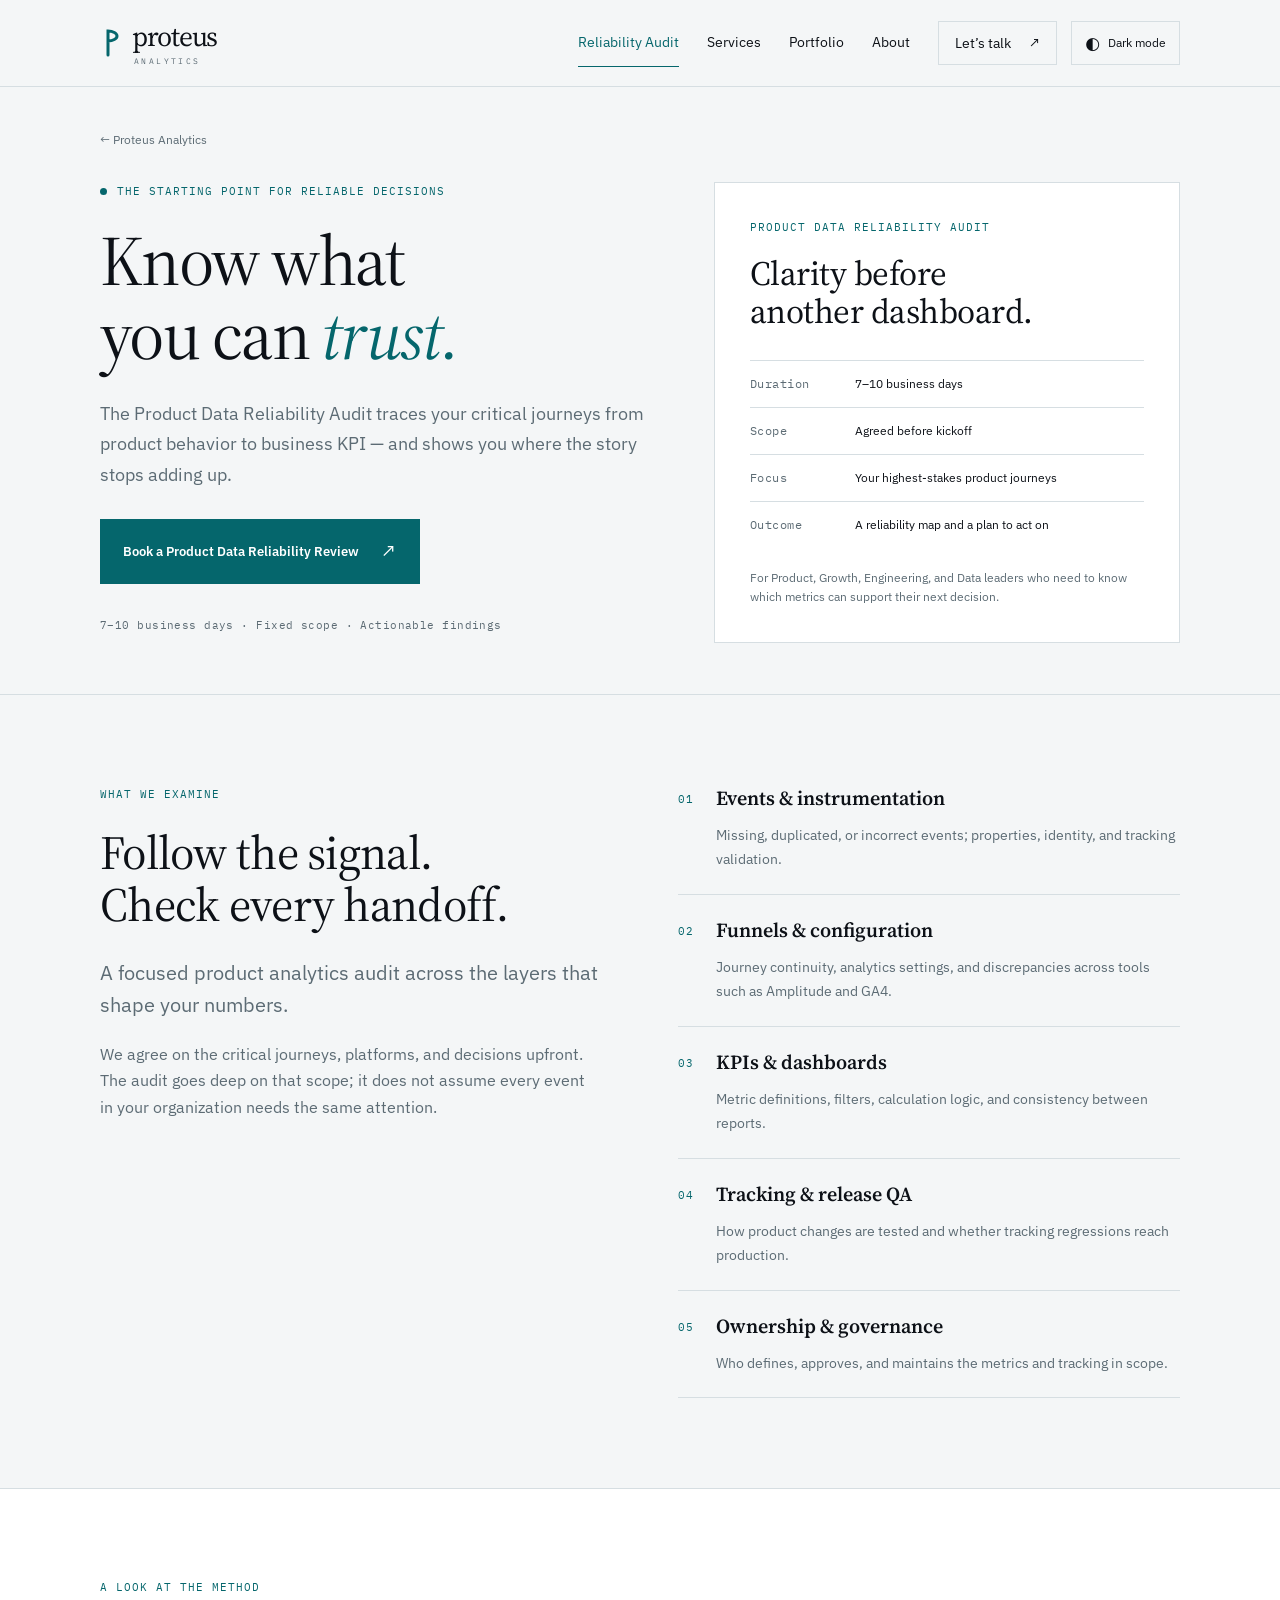
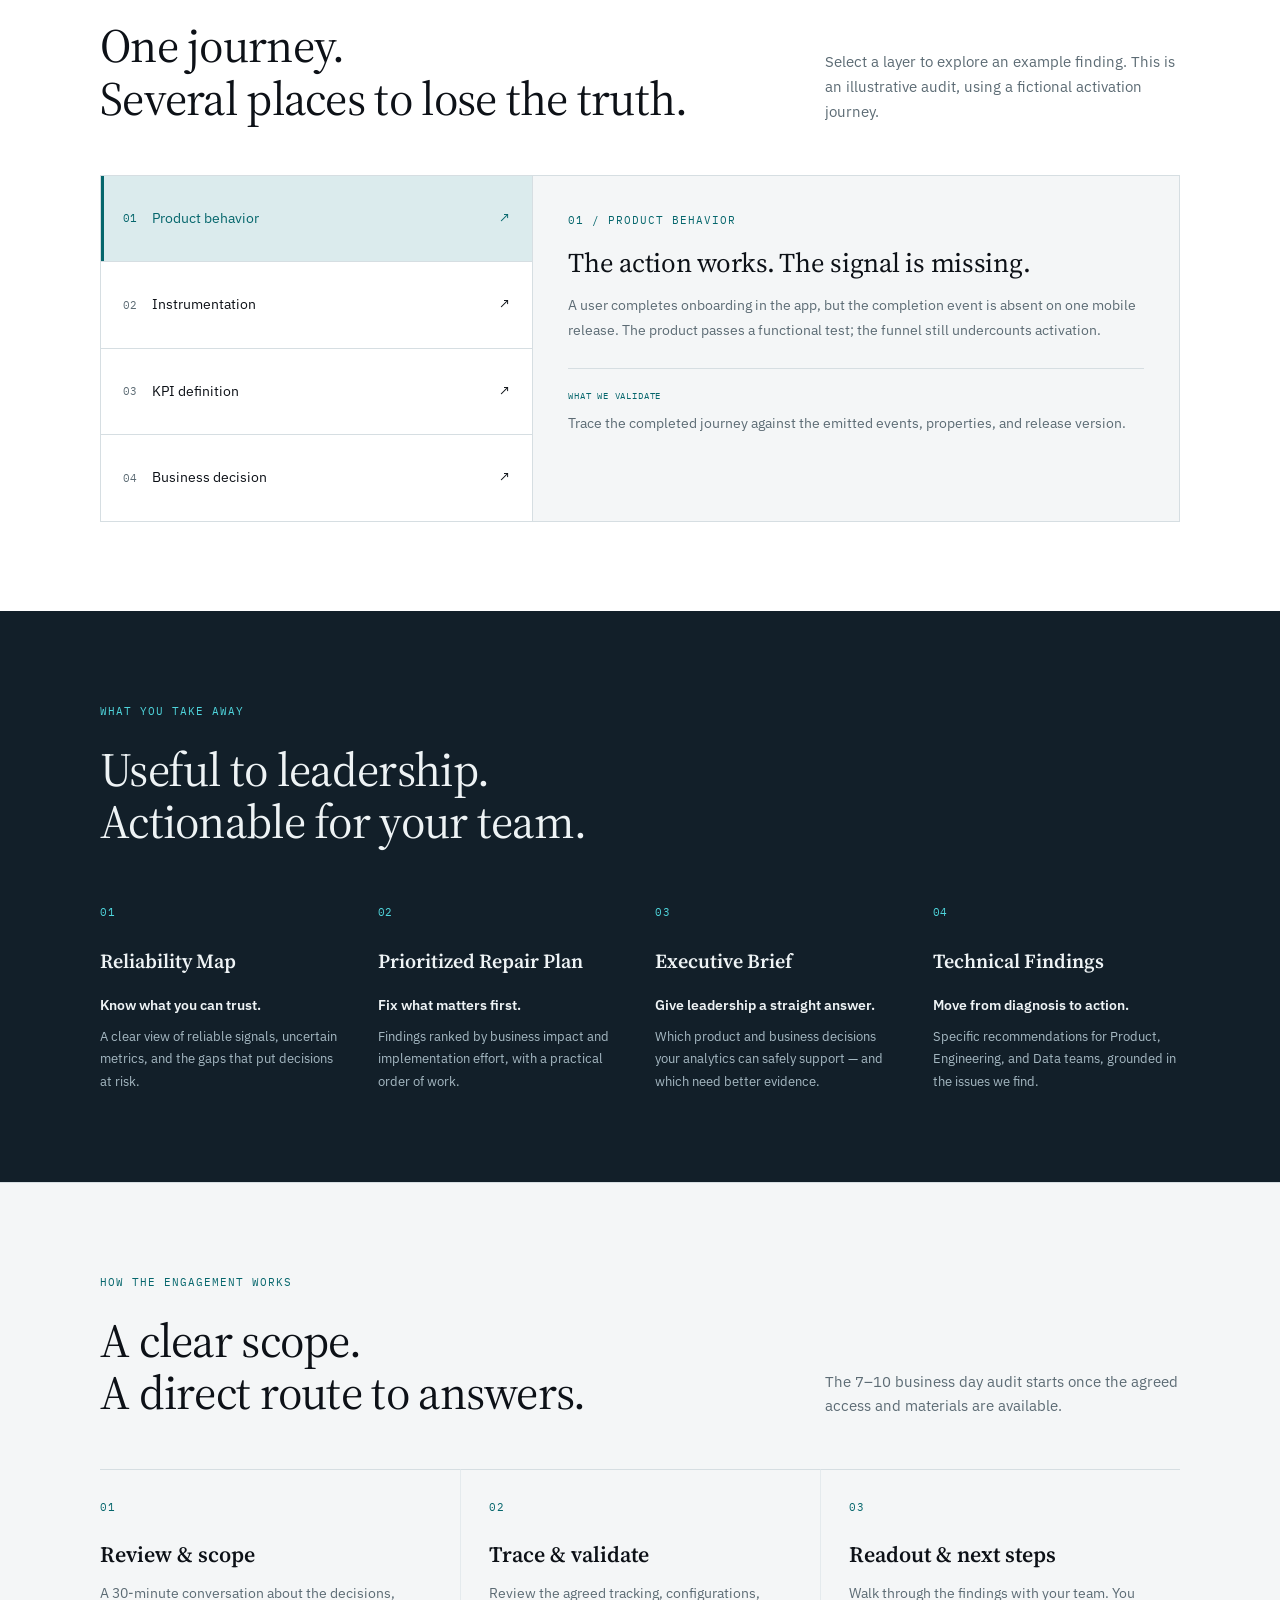
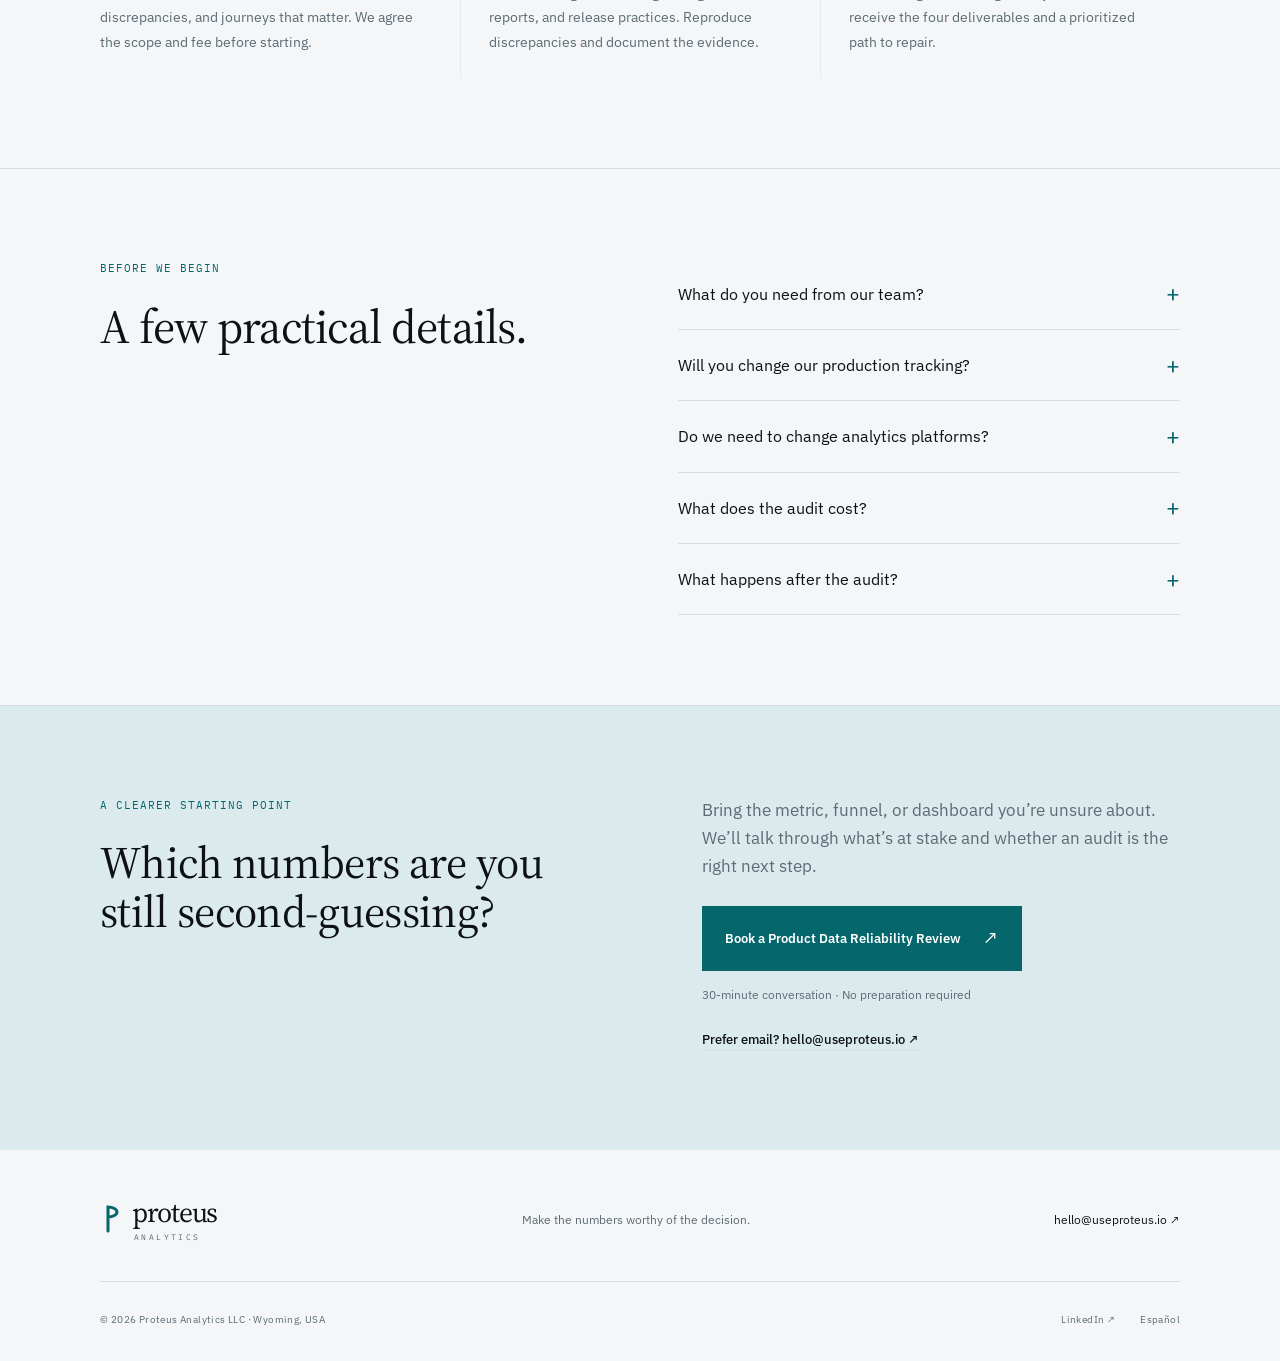
<file: audit.html>
<!doctype html>
<html lang="en">
<head>
<meta charset="utf-8">
<meta name="viewport" content="width=device-width, initial-scale=1">
<title>Product Data Reliability Audit | Proteus Analytics</title>
<meta name="description" content="A fixed-scope, 7–10 business day analytics audit of instrumentation, funnels, KPIs, dashboard logic, and release QA. Know what you can trust.">
<link rel="canonical" href="https://useproteus.io/audit.html">
<!-- GitHub Pages staging only — delete this line for the production deploy -->
<meta name="robots" content="noindex, follow">
<meta property="og:type" content="website">
<meta property="og:site_name" content="Proteus Analytics">
<meta property="og:title" content="Product Data Reliability Audit | Proteus Analytics">
<meta property="og:description" content="A fixed-scope, 7–10 business day analytics audit of instrumentation, funnels, KPIs, dashboard logic, and release QA. Know what you can trust.">
<meta property="og:url" content="https://useproteus.io/audit.html">
<meta name="theme-color" content="#f4f6f7">
<link rel="icon" href="favicon.png" type="image/png">
<link rel="preconnect" href="https://fonts.googleapis.com">
<link rel="preconnect" href="https://fonts.gstatic.com" crossorigin="crossorigin">
<link rel="stylesheet" href="https://fonts.googleapis.com/css2?family=Source+Serif+4:ital,opsz,wght@0,8..60,400;0,8..60,600;1,8..60,400&family=IBM+Plex+Sans:wght@400;500;600&family=IBM+Plex+Mono:wght@400;500&display=swap">
<script src="assets/theme.js"></script>
<link rel="stylesheet" href="assets/site.css">
<script async src="https://www.googletagmanager.com/gtag/js?id=G-79Z1M97CPY"></script>
<script>window.dataLayer=window.dataLayer||[];function gtag(){dataLayer.push(arguments);}gtag('js',new Date());gtag('config','G-79Z1M97CPY');</script>

</head>
<body data-page="audit">
<div id="site-root" style="background:var(--bg);color:var(--ink);font-family:var(--sans);transition:background-color .45s ease,color .45s ease">

  <header style="position:sticky;top:0;z-index:20;background:var(--bg);border-bottom:1px solid var(--line);transition:background-color .45s ease,border-color .45s ease">
    <div style="max-width:1160px;margin-inline:auto;padding-inline:clamp(20px,4vw,40px);min-height:86px;display:flex;align-items:center;justify-content:space-between;flex-wrap:wrap;gap:14px">
      <a href="index.html" aria-label="Proteus Analytics home" style="display:flex;gap:10px;align-items:center;font-size:28px;line-height:1;letter-spacing:-.045em;flex-shrink:0;font-family:var(--serif);color:var(--ink)">
        <svg viewBox="0 0 22 30" fill="none" aria-hidden="true" style="width:22px;height:36px;color:var(--accent)">
          <path d="M8 27V3a9 5 0 0 1 0 10" stroke="currentColor" stroke-width="3" stroke-linecap="round"></path>
        </svg>
        <span>proteus<span style="display:block;font-family:var(--mono);font-size:8px;letter-spacing:.3em;margin-top:7px;padding-left:2px;color:var(--muted)">ANALYTICS</span></span>
      </a>
      <nav id="site-nav" aria-label="Main navigation" style="display:flex;align-items:center;gap:28px;font-size:13.5px;margin-left:auto">
        <a href="#top" aria-current="page" style="color:var(--accent);padding:12px 0;border-bottom:1px solid var(--accent);transition:color .2s,border-color .2s">Reliability Audit</a>
        <a href="index.html#services" style="color:var(--ink);padding:12px 0;border-bottom:1px solid transparent;transition:color .2s,border-color .2s" class="s1">Services</a>
        <a href="index.html#work" style="color:var(--ink);padding:12px 0;border-bottom:1px solid transparent;transition:color .2s,border-color .2s" class="s1">Portfolio</a>
        <a href="index.html#about" style="color:var(--ink);padding:12px 0;border-bottom:1px solid transparent;transition:color .2s,border-color .2s" class="s1">About</a>
        <a href="#contact" style="display:flex;gap:18px;align-items:center;border:1px solid var(--line);padding:10px 16px;color:var(--ink);transition:border-color .25s,color .25s,background-color .25s" class="s2">Let’s talk <span aria-hidden="true">↗</span></a>
      </nav>
      <div style="display:flex;align-items:center;gap:10px">
        <button type="button" data-theme-toggle="1" aria-pressed="false" style="display:inline-flex;align-items:center;justify-content:center;gap:8px;min-height:44px;padding:8px 13px;border:1px solid var(--line);background:transparent;color:var(--ink);cursor:pointer;font:inherit;font-size:12px;white-space:nowrap;transition:border-color .25s,color .25s" class="s3"><span aria-hidden="true" style="font-size:17px;line-height:1">◐</span> <span data-theme-label="1">Dark mode</span></button>
        <button data-menu-btn="1" type="button" aria-controls="site-nav" aria-expanded="false" style="display:none;align-items:center;gap:14px;background:transparent;border:1px solid var(--line);padding:9px 14px;min-height:44px;font:inherit;font-size:13px;color:var(--ink);cursor:pointer">Menu <span aria-hidden="true" style="font-size:19px">+</span></button>
      </div>
    </div>
  </header>

  <main id="top">
    <section style="padding-top:clamp(28px,3vw,40px)">
      <div style="max-width:1160px;margin-inline:auto;padding-inline:clamp(20px,4vw,40px)">
        <a href="index.html" style="font-size:12px;display:inline-block;margin-bottom:32px;color:var(--muted);transition:color .2s" class="s6">← Proteus Analytics</a>
        <div data-grid="split" style="display:grid;grid-template-columns:1.18fr 1fr;gap:clamp(32px,5vw,76px);align-items:start">
          <div data-hero="1">
            <p style="font-family:var(--mono);font-size:11px;letter-spacing:.09em;text-transform:uppercase;color:var(--accent);display:flex;align-items:center;gap:10px;margin:0 0 24px">
              <span aria-hidden="true" style="width:7px;height:7px;border-radius:50%;background:var(--accent);display:inline-block;flex-shrink:0;animation:beat 2.6s ease-in-out infinite"></span> The starting point for reliable decisions</p>
            <h1 style="font-family:var(--serif);font-weight:400;font-size:clamp(44px,5.5vw,76px);line-height:1.04;letter-spacing:-.022em;margin:0">Know what<br>you can <em style="font-style:italic;color:var(--accent)">trust.</em></h1>
            <p style="font-size:18px;line-height:1.7;max-width:570px;margin:28px 0 0;color:var(--muted)">The Product Data Reliability Audit traces your critical journeys from product behavior to business KPI — and shows you where the story stops adding up.</p>
            <a href="https://calendar.app.google/SiHVESoGpMGVcYxG6" style="display:inline-flex;justify-content:center;align-items:center;gap:22px;padding:16px 22px;min-height:52px;background:var(--accent);border:1px solid var(--accent);color:var(--on-accent);font-size:13px;font-weight:600;margin-top:28px;transition:background-color .25s,transform .25s,box-shadow .25s" class="s4">Book a Product Data Reliability Review<span aria-hidden="true" style="font-size:19px;font-weight:400">↗</span></a>
            <p style="font-family:var(--mono);font-size:11px;letter-spacing:.04em;margin:32px 0 clamp(38px,5vw,60px);color:var(--muted)">7–10 business days · Fixed scope · Actionable findings</p>
          </div>
          <aside data-summary="1" data-map="1" style="position:sticky;top:110px;align-self:start;background:var(--surface);border:1px solid var(--line);padding:clamp(24px,3vw,35px);transition:background-color .45s ease,border-color .45s ease">
            <span style="font-family:var(--mono);font-size:11px;letter-spacing:.09em;text-transform:uppercase;color:var(--accent);display:block;margin-bottom:18px">Product Data Reliability Audit</span>
            <h2 style="font-family:var(--serif);font-weight:400;font-size:34px;line-height:1.12;letter-spacing:-.015em;margin:0">Clarity before<br>another dashboard.</h2>
            <dl style="margin:30px 0 20px">
              <div data-stagger="1" style="border-top:1px solid var(--line);display:grid;grid-template-columns:90px 1fr;gap:15px;padding:13px 0;font-size:12px">
                <dt style="color:var(--muted);font-family:var(--mono);letter-spacing:.04em">Duration</dt>
                <dd style="margin:0">7–10 business days</dd>
              </div>
              <div data-stagger="1" style="border-top:1px solid var(--line);display:grid;grid-template-columns:90px 1fr;gap:15px;padding:13px 0;font-size:12px">
                <dt style="color:var(--muted);font-family:var(--mono);letter-spacing:.04em">Scope</dt>
                <dd style="margin:0">Agreed before kickoff</dd>
              </div>
              <div data-stagger="1" style="border-top:1px solid var(--line);display:grid;grid-template-columns:90px 1fr;gap:15px;padding:13px 0;font-size:12px">
                <dt style="color:var(--muted);font-family:var(--mono);letter-spacing:.04em">Focus</dt>
                <dd style="margin:0">Your highest-stakes product journeys</dd>
              </div>
              <div data-stagger="1" style="border-top:1px solid var(--line);display:grid;grid-template-columns:90px 1fr;gap:15px;padding:13px 0;font-size:12px">
                <dt style="color:var(--muted);font-family:var(--mono);letter-spacing:.04em">Outcome</dt>
                <dd style="margin:0">A reliability map and a plan to act on</dd>
              </div>
            </dl>
            <p style="font-size:12px;line-height:1.65;color:var(--muted);margin:0">For Product, Growth, Engineering, and Data leaders who need to know which metrics can support their next decision.</p>
          </aside>
        </div>
      </div>
    </section>

    <section style="padding:clamp(62px,7vw,108px) 0;border-top:1px solid var(--line);transition:border-color .45s ease">
      <div data-reveal="1" data-grid="split" style="max-width:1160px;margin-inline:auto;padding-inline:clamp(20px,4vw,40px);display:grid;grid-template-columns:1fr 1fr;gap:clamp(36px,6vw,100px)">
        <div>
          <p style="font-family:var(--mono);font-size:11px;letter-spacing:.09em;text-transform:uppercase;color:var(--accent);margin:0 0 24px">What we examine</p>
          <h2 style="font-family:var(--serif);font-weight:400;font-size:clamp(32px,3.7vw,48px);line-height:1.1;letter-spacing:-.015em;margin:0">Follow the signal.<br>Check every handoff.</h2>
          <p style="font-size:20px;line-height:1.6;color:var(--muted);margin:26px 0 0">A focused product analytics audit across the layers that shape your numbers.</p>
          <p style="color:var(--muted);margin:20px 0 0">We agree on the critical journeys, platforms, and decisions upfront. The audit goes deep on that scope; it does not assume every event in your organization needs the same attention.</p>
        </div>
        <div>
          <article data-stagger="1" style="display:flex;gap:22px;border-bottom:1px solid var(--line);padding:0 0 22px;transition:border-color .45s ease">
            <span style="font-family:var(--mono);font-size:11px;letter-spacing:.09em;color:var(--accent);padding-top:5px;font-variant-numeric:tabular-nums">01</span>
            <div>
              <h3 style="font-family:var(--serif);font-weight:600;font-size:20px;line-height:1.3;margin:0">Events &amp; instrumentation</h3>
              <p style="font-size:14px;line-height:1.75;color:var(--muted);margin:12px 0 0">Missing, duplicated, or incorrect events; properties, identity, and tracking validation.</p>
            </div>
          </article>
          <article data-stagger="1" style="display:flex;gap:22px;border-bottom:1px solid var(--line);padding:22px 0;transition:border-color .45s ease">
            <span style="font-family:var(--mono);font-size:11px;letter-spacing:.09em;color:var(--accent);padding-top:5px;font-variant-numeric:tabular-nums">02</span>
            <div>
              <h3 style="font-family:var(--serif);font-weight:600;font-size:20px;line-height:1.3;margin:0">Funnels &amp; configuration</h3>
              <p style="font-size:14px;line-height:1.75;color:var(--muted);margin:12px 0 0">Journey continuity, analytics settings, and discrepancies across tools such as Amplitude and GA4.</p>
            </div>
          </article>
          <article data-stagger="1" style="display:flex;gap:22px;border-bottom:1px solid var(--line);padding:22px 0;transition:border-color .45s ease">
            <span style="font-family:var(--mono);font-size:11px;letter-spacing:.09em;color:var(--accent);padding-top:5px;font-variant-numeric:tabular-nums">03</span>
            <div>
              <h3 style="font-family:var(--serif);font-weight:600;font-size:20px;line-height:1.3;margin:0">KPIs &amp; dashboards</h3>
              <p style="font-size:14px;line-height:1.75;color:var(--muted);margin:12px 0 0">Metric definitions, filters, calculation logic, and consistency between reports.</p>
            </div>
          </article>
          <article data-stagger="1" style="display:flex;gap:22px;border-bottom:1px solid var(--line);padding:22px 0;transition:border-color .45s ease">
            <span style="font-family:var(--mono);font-size:11px;letter-spacing:.09em;color:var(--accent);padding-top:5px;font-variant-numeric:tabular-nums">04</span>
            <div>
              <h3 style="font-family:var(--serif);font-weight:600;font-size:20px;line-height:1.3;margin:0">Tracking &amp; release QA</h3>
              <p style="font-size:14px;line-height:1.75;color:var(--muted);margin:12px 0 0">How product changes are tested and whether tracking regressions reach production.</p>
            </div>
          </article>
          <article data-stagger="1" style="display:flex;gap:22px;border-bottom:1px solid var(--line);padding:22px 0;transition:border-color .45s ease">
            <span style="font-family:var(--mono);font-size:11px;letter-spacing:.09em;color:var(--accent);padding-top:5px;font-variant-numeric:tabular-nums">05</span>
            <div>
              <h3 style="font-family:var(--serif);font-weight:600;font-size:20px;line-height:1.3;margin:0">Ownership &amp; governance</h3>
              <p style="font-size:14px;line-height:1.75;color:var(--muted);margin:12px 0 0">Who defines, approves, and maintains the metrics and tracking in scope.</p>
            </div>
          </article>
        </div>
      </div>
    </section>

    <section style="padding:clamp(62px,7vw,108px) 0;border-top:1px solid var(--line);background:var(--surface);transition:border-color .45s ease,background-color .45s ease">
      <div data-reveal="1" style="max-width:1160px;margin-inline:auto;padding-inline:clamp(20px,4vw,40px)">
        <div style="display:flex;justify-content:space-between;align-items:flex-end;gap:clamp(24px,5vw,70px);margin-bottom:50px;flex-wrap:wrap">
          <div>
            <p style="font-family:var(--mono);font-size:11px;letter-spacing:.09em;text-transform:uppercase;color:var(--accent);margin:0 0 24px">A look at the method</p>
            <h2 style="font-family:var(--serif);font-weight:400;font-size:clamp(32px,3.7vw,48px);line-height:1.1;letter-spacing:-.015em;margin:0">One journey.<br>Several places to lose the truth.</h2>
          </div>
          <p style="max-width:355px;font-size:15px;color:var(--muted);margin:0">Select a layer to explore an example finding. This is an illustrative audit, using a fictional activation journey.</p>
        </div>
        <div data-grid="explorer" style="display:grid;grid-template-columns:1fr 1.5fr;border:1px solid var(--line);transition:border-color .45s ease">
          <div role="group" aria-label="Explore an example audit" style="display:flex;flex-direction:column">
            <button type="button" data-layer="product" aria-pressed="true" style="padding:22px;text-align:left;border:0;border-bottom:1px solid var(--line);background:transparent;display:flex;gap:15px;align-items:center;cursor:pointer;color:var(--ink);font:inherit;font-size:14px;flex:1;transition:background-color .3s,color .3s,box-shadow .3s"><span style="font-family:var(--mono);font-size:11px;color:var(--muted)">01</span>Product behavior<span aria-hidden="true" style="margin-left:auto">↗</span></button>
            <button type="button" data-layer="tracking" aria-pressed="false" style="padding:22px;text-align:left;border:0;border-bottom:1px solid var(--line);background:transparent;display:flex;gap:15px;align-items:center;cursor:pointer;color:var(--ink);font:inherit;font-size:14px;flex:1;transition:background-color .3s,color .3s,box-shadow .3s"><span style="font-family:var(--mono);font-size:11px;color:var(--muted)">02</span>Instrumentation<span aria-hidden="true" style="margin-left:auto">↗</span></button>
            <button type="button" data-layer="metric" aria-pressed="false" style="padding:22px;text-align:left;border:0;border-bottom:1px solid var(--line);background:transparent;display:flex;gap:15px;align-items:center;cursor:pointer;color:var(--ink);font:inherit;font-size:14px;flex:1;transition:background-color .3s,color .3s,box-shadow .3s"><span style="font-family:var(--mono);font-size:11px;color:var(--muted)">03</span>KPI definition<span aria-hidden="true" style="margin-left:auto">↗</span></button>
            <button type="button" data-layer="decision" aria-pressed="false" style="padding:22px;text-align:left;border:0;background:transparent;display:flex;gap:15px;align-items:center;cursor:pointer;color:var(--ink);font:inherit;font-size:14px;flex:1;transition:background-color .3s,color .3s,box-shadow .3s"><span style="font-family:var(--mono);font-size:11px;color:var(--muted)">04</span>Business decision<span aria-hidden="true" style="margin-left:auto">↗</span></button>
          </div>
          <div data-panel="1" aria-live="polite" aria-atomic="true" style="padding:clamp(24px,3vw,35px);border-left:1px solid var(--line);background:var(--bg);min-height:345px;transition:background-color .45s ease,border-color .45s ease">
            <span data-field="label" style="font-family:var(--mono);font-size:11px;letter-spacing:.09em;text-transform:uppercase;color:var(--accent);display:block;margin-bottom:18px">01 / Product behavior</span>
            <h3 data-field="title" style="font-family:var(--serif);font-weight:400;font-size:27px;line-height:1.2;letter-spacing:-.01em;margin:0">The action works. The signal is missing.</h3>
            <p data-field="description" style="font-size:14px;line-height:1.8;color:var(--muted);margin:14px 0 0">A user completes onboarding in the app, but the completion event is absent on one mobile release. The product passes a functional test; the funnel still undercounts activation.</p>
            <div style="padding-top:20px;margin-top:24px;border-top:1px solid var(--line);transition:border-color .45s ease">
              <span style="font-family:var(--mono);font-size:9px;letter-spacing:.09em;text-transform:uppercase;color:var(--accent);display:block;margin-bottom:8px">What we validate</span>
              <p data-field="action" style="font-size:14px;line-height:1.8;color:var(--muted);margin:0">Trace the completed journey against the emitted events, properties, and release version.</p>
            </div>
          </div>
        </div>
      </div>
    </section>

    <section style="padding:clamp(62px,7vw,108px) 0;background:var(--deep);color:var(--on-deep);border-top:1px solid var(--deep)">
      <div data-reveal="1" style="max-width:1160px;margin-inline:auto;padding-inline:clamp(20px,4vw,40px)">
        <p style="font-family:var(--mono);font-size:11px;letter-spacing:.09em;text-transform:uppercase;color:var(--deep-accent);margin:0 0 24px">What you take away</p>
        <h2 style="font-family:var(--serif);font-weight:400;font-size:clamp(32px,3.7vw,48px);line-height:1.1;letter-spacing:-.015em;margin:0">Useful to leadership.<br>Actionable for your team.</h2>
        <div data-grid="four" style="display:grid;grid-template-columns:repeat(4,minmax(0,1fr));gap:30px;margin-top:55px">
          <article data-stagger="1">
            <span style="font-family:var(--mono);font-size:11px;letter-spacing:.09em;color:var(--deep-accent);display:block;margin-bottom:28px;font-variant-numeric:tabular-nums">01</span>
            <h3 style="font-family:var(--serif);font-weight:600;font-size:20px;line-height:1.25;margin:0">Reliability Map</h3>
            <p style="font-size:14px;color:var(--on-deep);font-weight:600;margin:20px 0 0">Know what you can trust.</p>
            <p style="font-size:13px;line-height:1.7;color:var(--deep-muted);margin:9px 0 0">A clear view of reliable signals, uncertain metrics, and the gaps that put decisions at risk.</p>
          </article>
          <article data-stagger="1">
            <span style="font-family:var(--mono);font-size:11px;letter-spacing:.09em;color:var(--deep-accent);display:block;margin-bottom:28px;font-variant-numeric:tabular-nums">02</span>
            <h3 style="font-family:var(--serif);font-weight:600;font-size:20px;line-height:1.25;margin:0">Prioritized Repair Plan</h3>
            <p style="font-size:14px;color:var(--on-deep);font-weight:600;margin:20px 0 0">Fix what matters first.</p>
            <p style="font-size:13px;line-height:1.7;color:var(--deep-muted);margin:9px 0 0">Findings ranked by business impact and implementation effort, with a practical order of work.</p>
          </article>
          <article data-stagger="1">
            <span style="font-family:var(--mono);font-size:11px;letter-spacing:.09em;color:var(--deep-accent);display:block;margin-bottom:28px;font-variant-numeric:tabular-nums">03</span>
            <h3 style="font-family:var(--serif);font-weight:600;font-size:20px;line-height:1.25;margin:0">Executive Brief</h3>
            <p style="font-size:14px;color:var(--on-deep);font-weight:600;margin:20px 0 0">Give leadership a straight answer.</p>
            <p style="font-size:13px;line-height:1.7;color:var(--deep-muted);margin:9px 0 0">Which product and business decisions your analytics can safely support — and which need better evidence.</p>
          </article>
          <article data-stagger="1">
            <span style="font-family:var(--mono);font-size:11px;letter-spacing:.09em;color:var(--deep-accent);display:block;margin-bottom:28px;font-variant-numeric:tabular-nums">04</span>
            <h3 style="font-family:var(--serif);font-weight:600;font-size:20px;line-height:1.25;margin:0">Technical Findings</h3>
            <p style="font-size:14px;color:var(--on-deep);font-weight:600;margin:20px 0 0">Move from diagnosis to action.</p>
            <p style="font-size:13px;line-height:1.7;color:var(--deep-muted);margin:9px 0 0">Specific recommendations for Product, Engineering, and Data teams, grounded in the issues we find.</p>
          </article>
        </div>
      </div>
    </section>

    <section style="padding:clamp(62px,7vw,108px) 0;border-top:1px solid var(--line);transition:border-color .45s ease">
      <div data-reveal="1" style="max-width:1160px;margin-inline:auto;padding-inline:clamp(20px,4vw,40px)">
        <div style="display:flex;justify-content:space-between;align-items:flex-end;gap:clamp(24px,5vw,70px);margin-bottom:50px;flex-wrap:wrap">
          <div>
            <p style="font-family:var(--mono);font-size:11px;letter-spacing:.09em;text-transform:uppercase;color:var(--accent);margin:0 0 24px">How the engagement works</p>
            <h2 style="font-family:var(--serif);font-weight:400;font-size:clamp(32px,3.7vw,48px);line-height:1.1;letter-spacing:-.015em;margin:0">A clear scope.<br>A direct route to answers.</h2>
          </div>
          <p style="max-width:355px;font-size:15px;color:var(--muted);margin:0">The 7–10 business day audit starts once the agreed access and materials are available.</p>
        </div>
        <div data-grid="three" style="display:grid;grid-template-columns:repeat(3,minmax(0,1fr))">
          <article data-stagger="1" style="padding:28px 28px 24px 0;border-top:1px solid var(--line);transition:border-color .35s" class="s7">
            <span style="font-family:var(--mono);font-size:11px;letter-spacing:.09em;color:var(--accent);display:block;margin-bottom:25px;font-variant-numeric:tabular-nums">01</span>
            <h3 style="font-family:var(--serif);font-weight:600;font-size:22px;line-height:1.25;margin:0">Review &amp; scope</h3>
            <p style="font-size:14px;line-height:1.75;color:var(--muted);margin:12px 0 0">A 30-minute conversation about the decisions, discrepancies, and journeys that matter. We agree the scope and fee before starting.</p>
          </article>
          <article data-stagger="1" style="padding:28px 28px 24px;border-top:1px solid var(--line);border-left:1px solid var(--line-soft);transition:border-color .35s" class="s7">
            <span style="font-family:var(--mono);font-size:11px;letter-spacing:.09em;color:var(--accent);display:block;margin-bottom:25px;font-variant-numeric:tabular-nums">02</span>
            <h3 style="font-family:var(--serif);font-weight:600;font-size:22px;line-height:1.25;margin:0">Trace &amp; validate</h3>
            <p style="font-size:14px;line-height:1.75;color:var(--muted);margin:12px 0 0">Review the agreed tracking, configurations, reports, and release practices. Reproduce discrepancies and document the evidence.</p>
          </article>
          <article data-stagger="1" style="padding:28px 28px 24px;border-top:1px solid var(--line);border-left:1px solid var(--line-soft);transition:border-color .35s" class="s7">
            <span style="font-family:var(--mono);font-size:11px;letter-spacing:.09em;color:var(--accent);display:block;margin-bottom:25px;font-variant-numeric:tabular-nums">03</span>
            <h3 style="font-family:var(--serif);font-weight:600;font-size:22px;line-height:1.25;margin:0">Readout &amp; next steps</h3>
            <p style="font-size:14px;line-height:1.75;color:var(--muted);margin:12px 0 0">Walk through the findings with your team. You receive the four deliverables and a prioritized path to repair.</p>
          </article>
        </div>
      </div>
    </section>

    <section style="padding:clamp(62px,7vw,108px) 0;border-top:1px solid var(--line);transition:border-color .45s ease">
      <div data-reveal="1" data-grid="split" style="max-width:1160px;margin-inline:auto;padding-inline:clamp(20px,4vw,40px);display:grid;grid-template-columns:1fr 1fr;gap:clamp(36px,6vw,100px)">
        <div>
          <p style="font-family:var(--mono);font-size:11px;letter-spacing:.09em;text-transform:uppercase;color:var(--accent);margin:0 0 24px">Before we begin</p>
          <h2 style="font-family:var(--serif);font-weight:400;font-size:clamp(32px,3.7vw,48px);line-height:1.1;letter-spacing:-.015em;margin:0">A few practical details.</h2>
        </div>
        <div>
          <details data-stagger="1" style="border-bottom:1px solid var(--line);transition:border-color .45s ease">
            <summary style="cursor:pointer;display:flex;align-items:center;justify-content:space-between;gap:20px;font-size:16px;padding:22px 0;transition:color .2s" class="s6">What do you need from our team?<span data-plus="1" aria-hidden="true" style="font-size:23px;color:var(--accent);transition:transform .3s cubic-bezier(.2,.7,.2,1);line-height:1">+</span></summary>
            <p data-answer="1" style="font-size:14px;line-height:1.8;color:var(--muted);margin:0;padding-bottom:25px">Access to the analytics tools and dashboards in scope, relevant tracking plans and KPI definitions, and a point of contact across Product, Engineering, or Data. We agree the minimum access needed during scoping.</p>
          </details>
          <details data-stagger="1" style="border-bottom:1px solid var(--line);transition:border-color .45s ease">
            <summary style="cursor:pointer;display:flex;align-items:center;justify-content:space-between;gap:20px;font-size:16px;padding:22px 0;transition:color .2s" class="s6">Will you change our production tracking?<span data-plus="1" aria-hidden="true" style="font-size:23px;color:var(--accent);transition:transform .3s cubic-bezier(.2,.7,.2,1);line-height:1">+</span></summary>
            <p data-answer="1" style="font-size:14px;line-height:1.8;color:var(--muted);margin:0;padding-bottom:25px">The audit is a diagnostic engagement. Implementation is scoped separately through Reliability Repair, with changes agreed before work begins.</p>
          </details>
          <details data-stagger="1" style="border-bottom:1px solid var(--line);transition:border-color .45s ease">
            <summary style="cursor:pointer;display:flex;align-items:center;justify-content:space-between;gap:20px;font-size:16px;padding:22px 0;transition:color .2s" class="s6">Do we need to change analytics platforms?<span data-plus="1" aria-hidden="true" style="font-size:23px;color:var(--accent);transition:transform .3s cubic-bezier(.2,.7,.2,1);line-height:1">+</span></summary>
            <p data-answer="1" style="font-size:14px;line-height:1.8;color:var(--muted);margin:0;padding-bottom:25px">No. We work with your existing setup, including Amplitude, GA4, Mixpanel, PostHog, Looker, and similar tools. The goal is to make the evidence reliable, not to sell you a replacement stack.</p>
          </details>
          <details data-stagger="1" style="border-bottom:1px solid var(--line);transition:border-color .45s ease">
            <summary style="cursor:pointer;display:flex;align-items:center;justify-content:space-between;gap:20px;font-size:16px;padding:22px 0;transition:color .2s" class="s6">What does the audit cost?<span data-plus="1" aria-hidden="true" style="font-size:23px;color:var(--accent);transition:transform .3s cubic-bezier(.2,.7,.2,1);line-height:1">+</span></summary>
            <p data-answer="1" style="font-size:14px;line-height:1.8;color:var(--muted);margin:0;padding-bottom:25px">The fee is agreed upfront based on the product journeys, tools, and access requirements in scope. The review conversation helps us define a focused engagement before you commit.</p>
          </details>
          <details data-stagger="1" style="border-bottom:1px solid var(--line);transition:border-color .45s ease">
            <summary style="cursor:pointer;display:flex;align-items:center;justify-content:space-between;gap:20px;font-size:16px;padding:22px 0;transition:color .2s" class="s6">What happens after the audit?<span data-plus="1" aria-hidden="true" style="font-size:23px;color:var(--accent);transition:transform .3s cubic-bezier(.2,.7,.2,1);line-height:1">+</span></summary>
            <p data-answer="1" style="font-size:14px;line-height:1.8;color:var(--muted);margin:0;padding-bottom:25px">Your team can use the prioritized repair plan independently, or work with Proteus on Reliability Repair and ongoing analytics QA. There is no requirement to continue into another engagement.</p>
          </details>
        </div>
      </div>
    </section>

    <section id="contact" style="padding:clamp(62px,7vw,108px) 0;border-top:1px solid var(--line);background:var(--accent-soft);transition:border-color .45s ease,background-color .45s ease">
      <div data-reveal="1" data-grid="split" style="max-width:1160px;margin-inline:auto;padding-inline:clamp(20px,4vw,40px);display:grid;grid-template-columns:1.1fr 1fr;gap:clamp(36px,6vw,90px)">
        <div>
          <p style="font-family:var(--mono);font-size:11px;letter-spacing:.09em;text-transform:uppercase;color:var(--accent);margin:0 0 24px">A clearer starting point</p>
          <h2 style="font-family:var(--serif);font-weight:400;font-size:clamp(32px,3.5vw,46px);line-height:1.1;letter-spacing:-.015em;margin:0">Which numbers are you<br>still second-guessing?</h2>
        </div>
        <div>
          <p style="font-size:17px;line-height:1.65;color:var(--muted);margin:0 0 26px">Bring the metric, funnel, or dashboard you’re unsure about. We’ll talk through what’s at stake and whether an audit is the right next step.</p>
          <a href="https://calendar.app.google/SiHVESoGpMGVcYxG6" style="display:inline-flex;justify-content:center;align-items:center;gap:22px;padding:16px 22px;min-height:52px;background:var(--accent);border:1px solid var(--accent);color:var(--on-accent);font-size:13px;font-weight:600;transition:background-color .25s,transform .25s,box-shadow .25s" class="s4">Book a Product Data Reliability Review<span aria-hidden="true" style="font-size:19px;font-weight:400">↗</span></a>
          <p style="font-size:12px;color:var(--muted);margin:14px 0 0">30-minute conversation · No preparation required</p>
          <a href="mailto:hello@useproteus.io" style="display:inline-flex;align-items:center;gap:14px;font-size:13px;font-weight:500;padding:10px 0;margin-top:14px;text-decoration:underline;text-decoration-color:var(--line);text-underline-offset:6px;transition:color .2s,text-decoration-color .2s" class="s5">Prefer email? hello@useproteus.io ↗</a>
        </div>
      </div>
    </section>
  </main>

  <footer style="padding:48px 0 25px;background:var(--bg);transition:background-color .45s ease">
    <div style="max-width:1160px;margin-inline:auto;padding-inline:clamp(20px,4vw,40px)">
      <div style="display:flex;justify-content:space-between;align-items:center;gap:30px;flex-wrap:wrap">
        <a href="index.html" style="display:flex;gap:10px;align-items:center;font-family:var(--serif);font-size:28px;line-height:1;letter-spacing:-.045em;color:var(--ink)">
          <svg viewBox="0 0 22 30" fill="none" aria-hidden="true" style="width:22px;height:36px;color:var(--accent)">
            <path d="M8 27V3a9 5 0 0 1 0 10" stroke="currentColor" stroke-width="3" stroke-linecap="round"></path>
          </svg>
          <span>proteus<span style="display:block;font-family:var(--mono);font-size:8px;letter-spacing:.3em;margin-top:7px;padding-left:2px;color:var(--muted)">ANALYTICS</span></span>
        </a>
        <p style="font-size:12px;color:var(--muted);margin:0">Make the numbers worthy of the decision.</p>
        <a href="mailto:hello@useproteus.io" style="font-size:12px;transition:color .2s" class="s6">hello@useproteus.io ↗</a>
      </div>
      <div style="display:flex;justify-content:space-between;align-items:center;gap:30px;flex-wrap:wrap;margin-top:40px;padding-top:22px;border-top:1px solid var(--line);color:var(--muted);font-size:10px;letter-spacing:.04em;transition:border-color .45s ease">
        <span>© 2026 Proteus Analytics LLC · Wyoming, USA</span>
        <div style="display:flex;gap:25px">
          <a href="https://linkedin.com/in/santimontouliu" style="padding:8px 0;transition:color .2s" class="s6">LinkedIn ↗</a>
          <a href="index.html" lang="es" style="padding:8px 0;transition:color .2s" class="s6">Español</a>
        </div>
      </div>
    </div>
  </footer>
</div>
<script src="assets/site.js" defer></script>
</body>
</html>
</file>
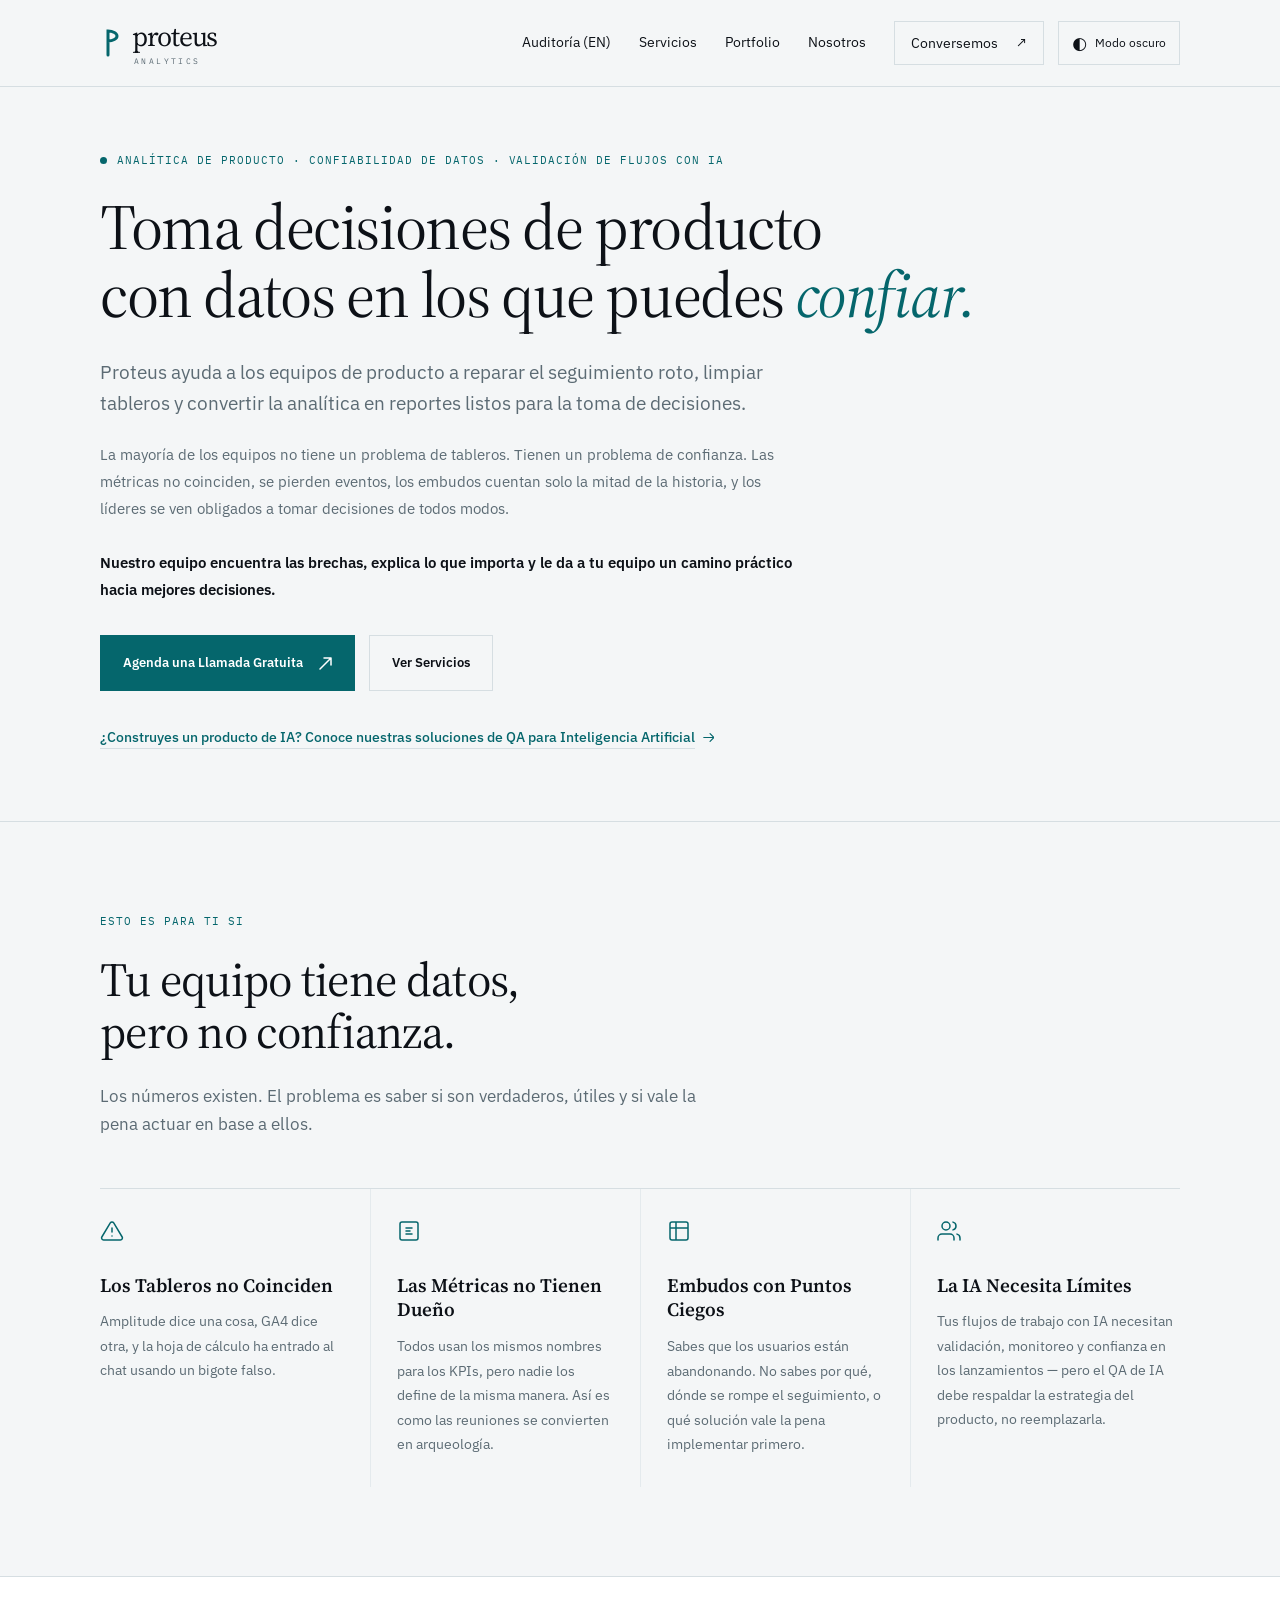
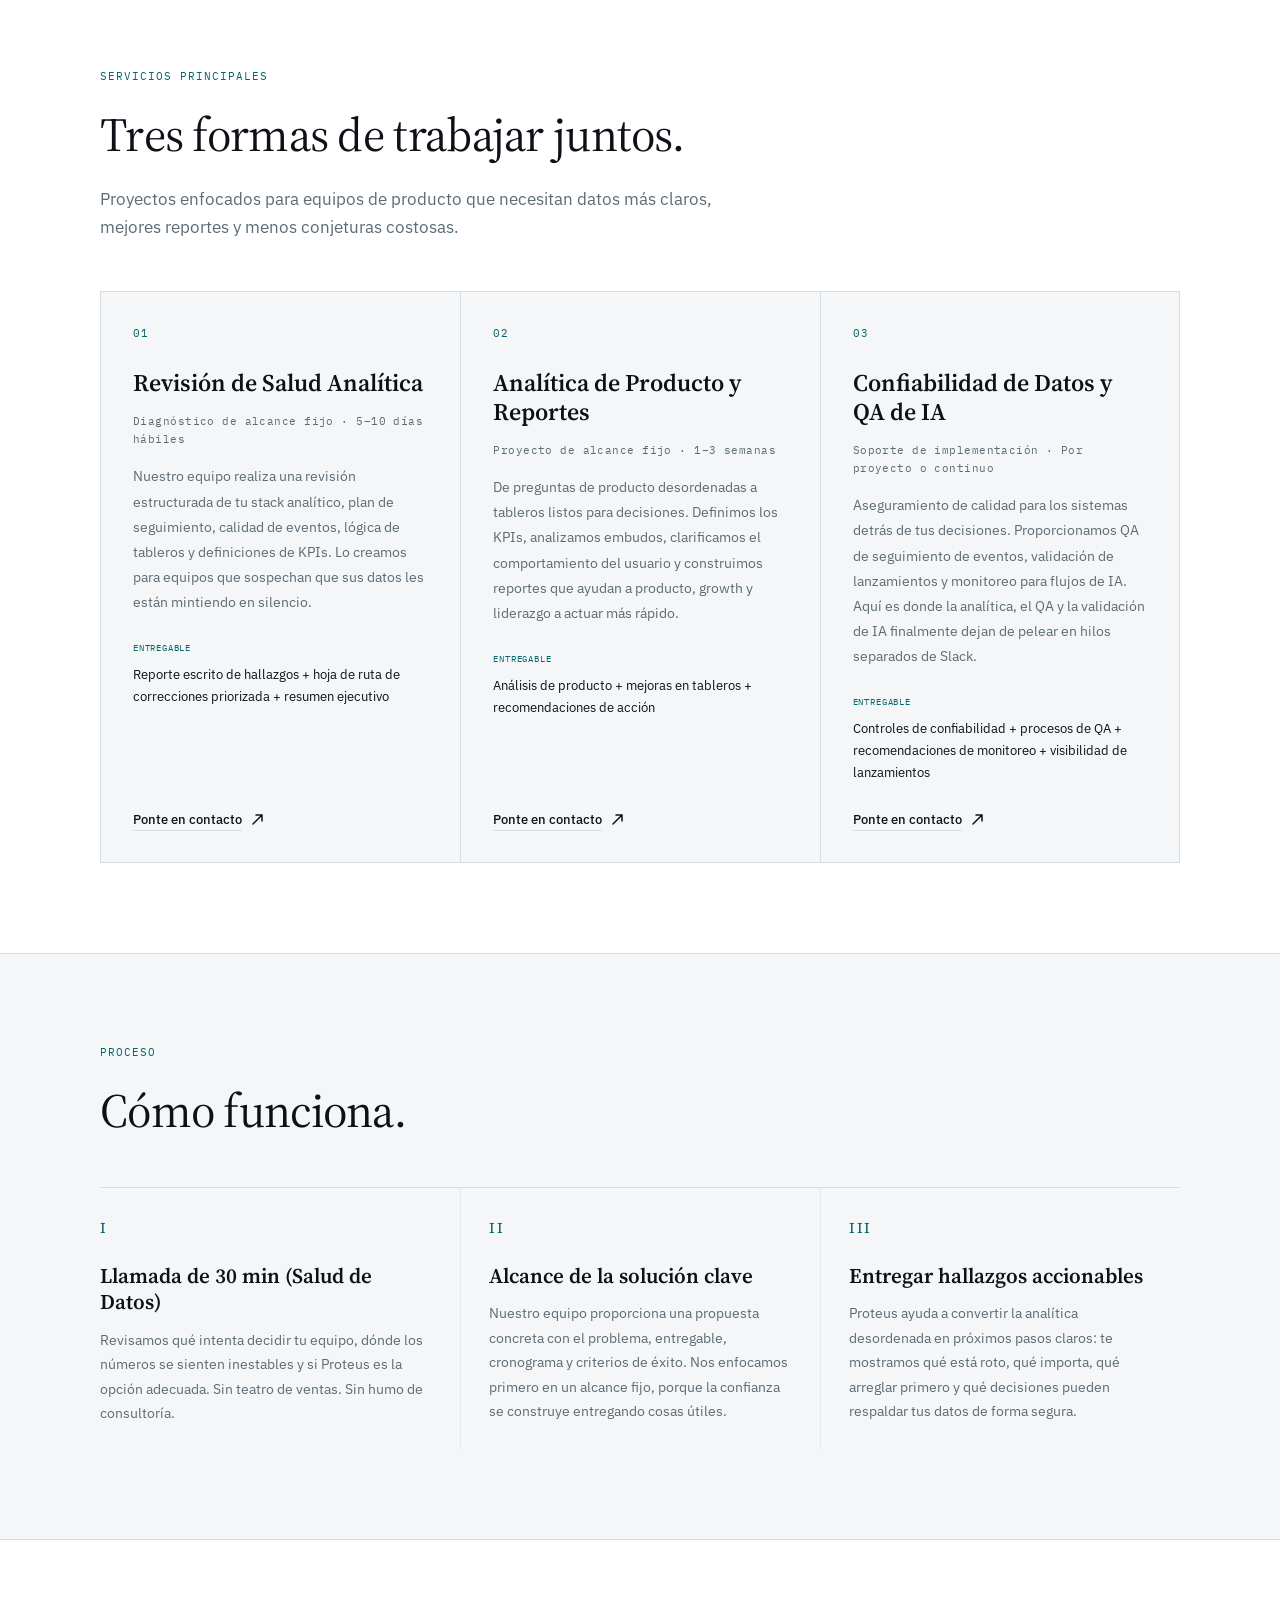
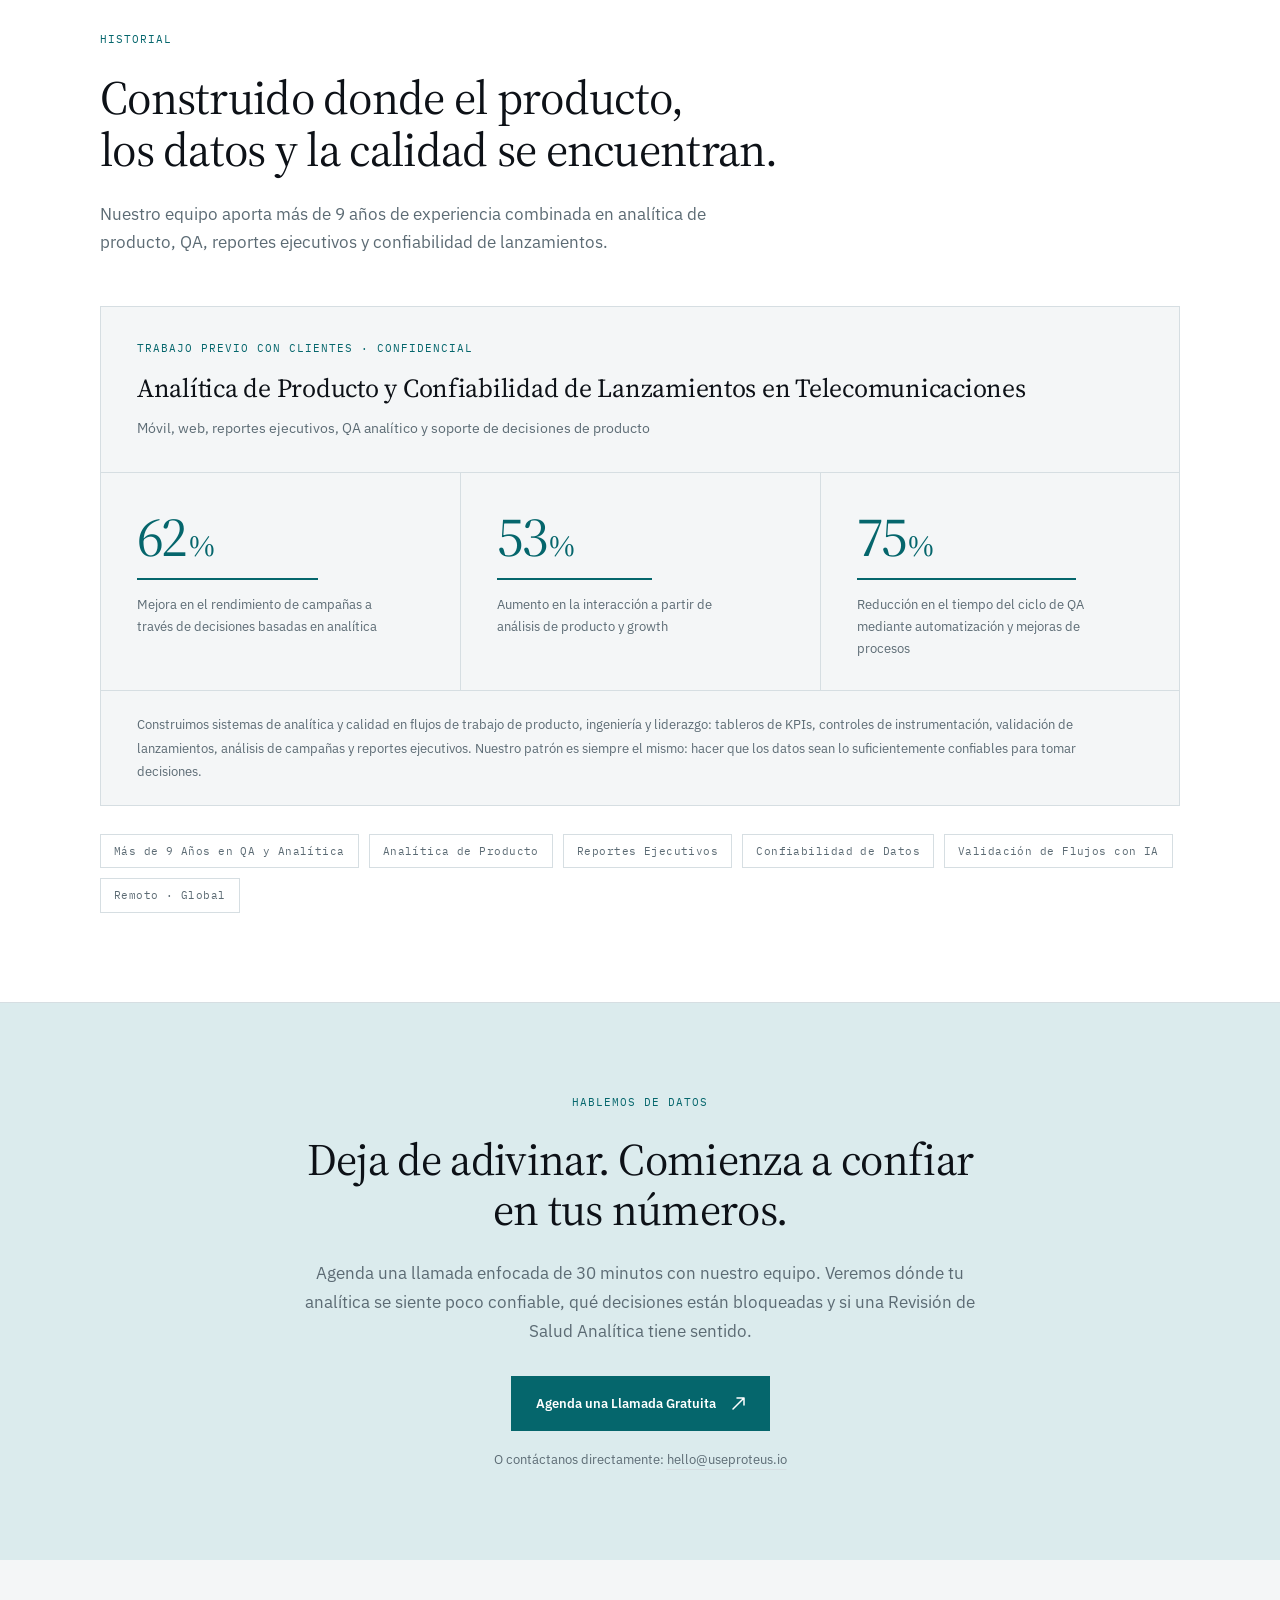
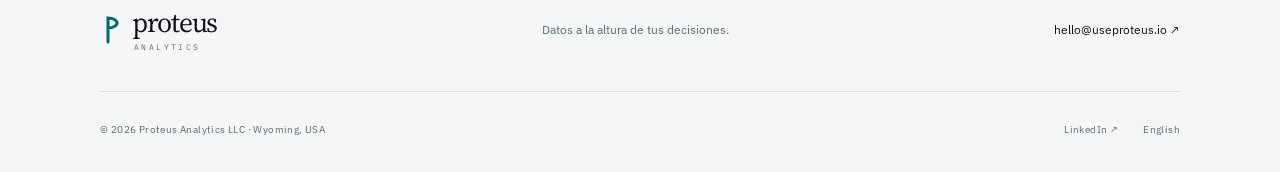
<file: es.html>
<!doctype html>
<html lang="es">
<head>
<meta charset="utf-8">
<meta name="viewport" content="width=device-width, initial-scale=1">
<title>Proteus Analytics — Analítica de Producto y Confiabilidad de Datos</title>
<meta name="description" content="Analítica orientada a decisiones para equipos de producto. Proteus ayuda a las empresas a confiar en sus datos, solucionar problemas de instrumentación y validar flujos de trabajo con IA.">
<link rel="canonical" href="https://useproteus.io/es.html">
<!-- GitHub Pages staging only — delete this line for the production deploy -->
<meta name="robots" content="noindex, follow">
<meta property="og:type" content="website">
<meta property="og:site_name" content="Proteus Analytics">
<meta property="og:title" content="Proteus Analytics — Analítica de Producto y Confiabilidad de Datos">
<meta property="og:description" content="Analítica orientada a decisiones para equipos de producto. Proteus ayuda a las empresas a confiar en sus datos, solucionar problemas de instrumentación y validar flujos de trabajo con IA.">
<meta property="og:url" content="https://useproteus.io/es.html">
<meta name="theme-color" content="#f4f6f7">
<link rel="icon" href="favicon.png" type="image/png">
<link rel="preconnect" href="https://fonts.googleapis.com">
<link rel="preconnect" href="https://fonts.gstatic.com" crossorigin="crossorigin">
<link rel="stylesheet" href="https://fonts.googleapis.com/css2?family=Source+Serif+4:ital,opsz,wght@0,8..60,400;0,8..60,600;1,8..60,400&family=IBM+Plex+Sans:wght@400;500;600&family=IBM+Plex+Mono:wght@400;500&display=swap">
<script src="assets/theme.js"></script>
<link rel="stylesheet" href="assets/site.css">
<script async src="https://www.googletagmanager.com/gtag/js?id=G-79Z1M97CPY"></script>
<script>window.dataLayer=window.dataLayer||[];function gtag(){dataLayer.push(arguments);}gtag('js',new Date());gtag('config','G-79Z1M97CPY');</script>

</head>
<body data-page="es">
<div id="site-root" lang="es" style="background:var(--bg);color:var(--ink);font-family:var(--sans);transition:background-color .45s ease,color .45s ease">

  <header style="position:sticky;top:0;z-index:20;background:var(--bg);border-bottom:1px solid var(--line);transition:background-color .45s ease,border-color .45s ease">
    <div style="max-width:1160px;margin-inline:auto;padding-inline:clamp(20px,4vw,40px);min-height:86px;display:flex;align-items:center;justify-content:space-between;flex-wrap:wrap;gap:14px">
      <a href="#top" aria-label="Proteus Analytics — inicio" style="display:flex;gap:10px;align-items:center;font-size:28px;line-height:1;letter-spacing:-.045em;flex-shrink:0;font-family:var(--serif);color:var(--ink)">
        <svg viewBox="0 0 22 30" fill="none" aria-hidden="true" style="width:22px;height:36px;color:var(--accent)">
          <path d="M8 27V3a9 5 0 0 1 0 10" stroke="currentColor" stroke-width="3" stroke-linecap="round"></path>
        </svg>
        <span>proteus<span style="display:block;font-family:var(--mono);font-size:8px;letter-spacing:.3em;margin-top:7px;padding-left:2px;color:var(--muted)">ANALYTICS</span></span>
      </a>
      <nav id="site-nav" aria-label="Navegación principal" style="display:flex;align-items:center;gap:28px;font-size:13.5px;margin-left:auto">
        <a href="audit.html" style="color:var(--ink);padding:12px 0;border-bottom:1px solid transparent;transition:color .2s,border-color .2s" class="s1">Auditoría (EN)</a>
        <a href="#services" style="color:var(--ink);padding:12px 0;border-bottom:1px solid transparent;transition:color .2s,border-color .2s" class="s1">Servicios</a>
        <a href="index.html#work" style="color:var(--ink);padding:12px 0;border-bottom:1px solid transparent;transition:color .2s,border-color .2s" class="s1">Portfolio</a>
        <a href="#about" style="color:var(--ink);padding:12px 0;border-bottom:1px solid transparent;transition:color .2s,border-color .2s" class="s1">Nosotros</a>
        <a href="#book" style="display:flex;gap:18px;align-items:center;border:1px solid var(--line);padding:10px 16px;color:var(--ink);transition:border-color .25s,color .25s,background-color .25s" class="s2">Conversemos <span aria-hidden="true">↗</span></a>
      </nav>
      <div style="display:flex;align-items:center;gap:10px">
        <button type="button" data-theme-toggle="1" aria-pressed="false" style="display:inline-flex;align-items:center;justify-content:center;gap:8px;min-height:44px;padding:8px 13px;border:1px solid var(--line);background:transparent;color:var(--ink);cursor:pointer;font:inherit;font-size:12px;white-space:nowrap;transition:border-color .25s,color .25s" class="s3"><span aria-hidden="true" style="font-size:17px;line-height:1">◐</span> <span data-theme-label="1">Modo oscuro</span></button>
        <button data-menu-btn="1" type="button" aria-controls="site-nav" aria-expanded="false" style="display:none;align-items:center;gap:14px;background:transparent;border:1px solid var(--line);padding:9px 14px;min-height:44px;font:inherit;font-size:13px;color:var(--ink);cursor:pointer">Menú <span aria-hidden="true" style="font-size:19px">+</span></button>
      </div>
    </div>
  </header>

  <main id="top">
    <section style="padding-top:clamp(40px,5vw,72px)">
      <div data-hero="1" style="max-width:1160px;margin-inline:auto;padding-inline:clamp(20px,4vw,40px)">
        <p style="font-family:var(--mono);font-size:11px;letter-spacing:.09em;text-transform:uppercase;color:var(--accent);display:flex;align-items:center;gap:10px;margin:0 0 24px">
          <span aria-hidden="true" style="width:7px;height:7px;border-radius:50%;background:var(--accent);display:inline-block;flex-shrink:0;animation:beat 2.6s ease-in-out infinite"></span> Analítica de Producto · Confiabilidad de Datos · Validación de Flujos con IA</p>
        <h1 style="font-family:var(--serif);font-weight:400;font-size:clamp(40px,5vw,68px);line-height:1.06;letter-spacing:-.022em;margin:0;max-width:1000px">Toma decisiones de producto<br>con datos en los que puedes <span style="font-style:italic;color:var(--accent)">confiar.</span></h1>
        <p style="font-size:19px;line-height:1.65;max-width:700px;margin:28px 0 0;color:var(--muted)">Proteus ayuda a los equipos de producto a reparar el seguimiento roto, limpiar tableros y convertir la analítica en reportes listos para la toma de decisiones.</p>
        <p style="font-size:15px;line-height:1.8;max-width:700px;margin:22px 0 0;color:var(--muted)">La mayoría de los equipos no tiene un problema de tableros. Tienen un problema de confianza. Las métricas no coinciden, se pierden eventos, los embudos cuentan solo la mitad de la historia, y los líderes se ven obligados a tomar decisiones de todos modos.<br><br>
          <strong style="color:var(--ink);font-weight:600">Nuestro equipo encuentra las brechas, explica lo que importa y le da a tu equipo un camino práctico hacia mejores decisiones.</strong></p>
        <div style="display:flex;align-items:center;gap:14px;flex-wrap:wrap;margin-top:32px">
          <a href="https://calendar.app.google/SiHVESoGpMGVcYxG6" target="_blank" rel="noopener" style="display:inline-flex;justify-content:center;align-items:center;gap:16px;padding:16px 22px;min-height:52px;background:var(--accent);border:1px solid var(--accent);color:var(--on-accent);font-size:13px;font-weight:600;transition:background-color .25s,transform .25s,box-shadow .25s" class="s4">Agenda una Llamada Gratuita
            <svg width="13" height="13" viewBox="0 0 13 13" fill="none" aria-hidden="true"><path d="M1 12L12 1M12 1H5M12 1V8" stroke="currentColor" stroke-width="1.5" stroke-linecap="round"></path></svg>
          </a>
          <a href="#services" style="display:inline-flex;justify-content:center;align-items:center;padding:16px 22px;min-height:52px;border:1px solid var(--line);color:var(--ink);font-size:13px;font-weight:600;transition:border-color .25s,color .25s,background-color .25s" class="s2">Ver Servicios</a>
        </div>
        <div style="margin-top:32px">
          <a href="ai-es.html" style="font-size:13.5px;color:var(--accent);display:inline-flex;align-items:center;gap:8px;font-weight:500;text-decoration:underline;text-decoration-color:var(--line);text-underline-offset:6px;transition:gap .2s,text-decoration-color .2s" class="s10">¿Construyes un producto de IA? Conoce nuestras soluciones de QA para Inteligencia Artificial
            <svg aria-hidden="true" width="11" height="11" viewBox="0 0 14 14" fill="none"><path d="M1 7h12M9 2l5 5-5 5" stroke="currentColor" stroke-width="1.5" stroke-linecap="round"></path></svg>
          </a>
        </div>
        <div style="height:clamp(44px,6vw,72px)"></div>
      </div>
    </section>

    <section style="padding:clamp(62px,7vw,100px) 0;border-top:1px solid var(--line);transition:border-color .45s ease">
      <div data-reveal="1" style="max-width:1160px;margin-inline:auto;padding-inline:clamp(20px,4vw,40px)">
        <p style="font-family:var(--mono);font-size:11px;letter-spacing:.09em;text-transform:uppercase;color:var(--accent);margin:0 0 24px">Esto es para ti si</p>
        <h2 style="font-family:var(--serif);font-weight:400;font-size:clamp(32px,3.7vw,48px);line-height:1.1;letter-spacing:-.015em;margin:0">Tu equipo tiene datos,<br>pero no confianza.</h2>
        <p style="font-size:17px;line-height:1.65;color:var(--muted);max-width:620px;margin:24px 0 0">Los números existen. El problema es saber si son verdaderos, útiles y si vale la pena actuar en base a ellos.</p>
        <div data-grid="four" style="display:grid;grid-template-columns:repeat(4,minmax(0,1fr));gap:0;margin-top:50px;border-top:1px solid var(--line)">
          <div data-stagger="1" style="padding:30px 26px 30px 0;transition:background-color .3s">
            <div style="color:var(--accent);margin-bottom:22px">
              <svg aria-hidden="true" viewBox="0 0 24 24" style="width:24px;height:24px;fill:none;stroke:currentColor;stroke-width:1.5;stroke-linecap:round;stroke-linejoin:round"><path d="M12 9v4M12 17h.01M10.29 3.86L1.82 18a2 2 0 001.71 3h16.94a2 2 0 001.71-3L13.71 3.86a2 2 0 00-3.42 0z"></path></svg>
            </div>
            <h3 style="font-family:var(--serif);font-weight:600;font-size:19px;line-height:1.3;margin:0">Los Tableros no Coinciden</h3>
            <p style="font-size:14px;line-height:1.75;color:var(--muted);margin:12px 0 0">Amplitude dice una cosa, GA4 dice otra, y la hoja de cálculo ha entrado al chat usando un bigote falso.</p>
          </div>
          <div data-stagger="1" style="padding:30px 26px;border-left:1px solid var(--line-soft);transition:background-color .3s">
            <div style="color:var(--accent);margin-bottom:22px">
              <svg aria-hidden="true" viewBox="0 0 24 24" style="width:24px;height:24px;fill:none;stroke:currentColor;stroke-width:1.5;stroke-linecap:round;stroke-linejoin:round"><rect x="3" y="3" width="18" height="18" rx="2"></rect><path d="M9 9h6M9 12h4M9 15h6"></path></svg>
            </div>
            <h3 style="font-family:var(--serif);font-weight:600;font-size:19px;line-height:1.3;margin:0">Las Métricas no Tienen Dueño</h3>
            <p style="font-size:14px;line-height:1.75;color:var(--muted);margin:12px 0 0">Todos usan los mismos nombres para los KPIs, pero nadie los define de la misma manera. Así es como las reuniones se convierten en arqueología.</p>
          </div>
          <div data-stagger="1" style="padding:30px 26px;border-left:1px solid var(--line-soft);transition:background-color .3s">
            <div style="color:var(--accent);margin-bottom:22px">
              <svg aria-hidden="true" viewBox="0 0 24 24" style="width:24px;height:24px;fill:none;stroke:currentColor;stroke-width:1.5;stroke-linecap:round;stroke-linejoin:round"><path d="M9 3H5a2 2 0 00-2 2v4m6-6h10a2 2 0 012 2v4M9 3v18m0 0h10a2 2 0 002-2V9M9 21H5a2 2 0 01-2-2V9m0 0h18"></path></svg>
            </div>
            <h3 style="font-family:var(--serif);font-weight:600;font-size:19px;line-height:1.3;margin:0">Embudos con Puntos Ciegos</h3>
            <p style="font-size:14px;line-height:1.75;color:var(--muted);margin:12px 0 0">Sabes que los usuarios están abandonando. No sabes por qué, dónde se rompe el seguimiento, o qué solución vale la pena implementar primero.</p>
          </div>
          <div data-stagger="1" style="padding:30px 0 30px 26px;border-left:1px solid var(--line-soft);transition:background-color .3s">
            <div style="color:var(--accent);margin-bottom:22px">
              <svg aria-hidden="true" viewBox="0 0 24 24" style="width:24px;height:24px;fill:none;stroke:currentColor;stroke-width:1.5;stroke-linecap:round;stroke-linejoin:round"><path d="M17 21v-2a4 4 0 00-4-4H5a4 4 0 00-4 4v2M23 21v-2a4 4 0 00-3-3.87M16 3.13a4 4 0 010 7.75"></path><circle cx="9" cy="7" r="4"></circle></svg>
            </div>
            <h3 style="font-family:var(--serif);font-weight:600;font-size:19px;line-height:1.3;margin:0">La IA Necesita Límites</h3>
            <p style="font-size:14px;line-height:1.75;color:var(--muted);margin:12px 0 0">Tus flujos de trabajo con IA necesitan validación, monitoreo y confianza en los lanzamientos — pero el QA de IA debe respaldar la estrategia del producto, no reemplazarla.</p>
          </div>
        </div>
      </div>
    </section>

    <section id="services" style="padding:clamp(62px,7vw,100px) 0;border-top:1px solid var(--line);background:var(--surface);transition:border-color .45s ease,background-color .45s ease">
      <div data-reveal="1" style="max-width:1160px;margin-inline:auto;padding-inline:clamp(20px,4vw,40px)">
        <p style="font-family:var(--mono);font-size:11px;letter-spacing:.09em;text-transform:uppercase;color:var(--accent);margin:0 0 24px">Servicios Principales</p>
        <h2 style="font-family:var(--serif);font-weight:400;font-size:clamp(32px,3.7vw,48px);line-height:1.1;letter-spacing:-.015em;margin:0">Tres formas de trabajar juntos.</h2>
        <p style="font-size:17px;line-height:1.65;color:var(--muted);max-width:620px;margin:24px 0 50px">Proyectos enfocados para equipos de producto que necesitan datos más claros, mejores reportes y menos conjeturas costosas.</p>
        <div data-grid="three" style="display:grid;grid-template-columns:repeat(3,minmax(0,1fr));border:1px solid var(--line);background:var(--bg);transition:border-color .45s ease,background-color .45s ease">
          <article data-stagger="1" style="padding:32px;display:flex;flex-direction:column;transition:background-color .3s" class="s9">
            <p style="font-family:var(--mono);font-size:11px;letter-spacing:.09em;color:var(--accent);margin:0 0 27px;font-variant-numeric:tabular-nums">01</p>
            <h3 style="font-family:var(--serif);font-weight:600;font-size:24px;line-height:1.2;margin:0">Revisión de Salud Analítica</h3>
            <p style="font-family:var(--mono);font-size:11px;letter-spacing:.04em;color:var(--muted);margin:14px 0 0">Diagnóstico de alcance fijo · 5–10 días hábiles</p>
            <p style="font-size:14px;line-height:1.8;color:var(--muted);margin:16px 0 0">Nuestro equipo realiza una revisión estructurada de tu stack analítico, plan de seguimiento, calidad de eventos, lógica de tableros y definiciones de KPIs. Lo creamos para equipos que sospechan que sus datos les están mintiendo en silencio.</p>
            <p style="font-family:var(--mono);font-size:9px;letter-spacing:.09em;text-transform:uppercase;color:var(--accent);margin:26px 0 8px">Entregable</p>
            <p style="font-size:13px;line-height:1.7;color:var(--ink);margin:0">Reporte escrito de hallazgos + hoja de ruta de correcciones priorizada + resumen ejecutivo</p>
            <a href="https://calendar.app.google/SiHVESoGpMGVcYxG6" target="_blank" rel="noopener" style="display:inline-flex;align-items:center;gap:10px;font-size:13px;font-weight:500;margin-top:auto;padding-top:24px;text-decoration:underline;text-decoration-color:var(--line);text-underline-offset:6px;transition:color .2s,text-decoration-color .2s" class="s5">Ponte en contacto
              <svg width="11" height="11" viewBox="0 0 11 11" fill="none" aria-hidden="true"><path d="M1 10L10 1M10 1H4M10 1V7" stroke="currentColor" stroke-width="1.5" stroke-linecap="round"></path></svg>
            </a>
          </article>
          <article data-stagger="1" style="padding:32px;border-left:1px solid var(--line);display:flex;flex-direction:column;transition:background-color .3s,border-color .45s" class="s9">
            <p style="font-family:var(--mono);font-size:11px;letter-spacing:.09em;color:var(--accent);margin:0 0 27px;font-variant-numeric:tabular-nums">02</p>
            <h3 style="font-family:var(--serif);font-weight:600;font-size:24px;line-height:1.2;margin:0">Analítica de Producto y Reportes</h3>
            <p style="font-family:var(--mono);font-size:11px;letter-spacing:.04em;color:var(--muted);margin:14px 0 0">Proyecto de alcance fijo · 1–3 semanas</p>
            <p style="font-size:14px;line-height:1.8;color:var(--muted);margin:16px 0 0">De preguntas de producto desordenadas a tableros listos para decisiones. Definimos los KPIs, analizamos embudos, clarificamos el comportamiento del usuario y construimos reportes que ayudan a producto, growth y liderazgo a actuar más rápido.</p>
            <p style="font-family:var(--mono);font-size:9px;letter-spacing:.09em;text-transform:uppercase;color:var(--accent);margin:26px 0 8px">Entregable</p>
            <p style="font-size:13px;line-height:1.7;color:var(--ink);margin:0">Análisis de producto + mejoras en tableros + recomendaciones de acción</p>
            <a href="https://calendar.app.google/SiHVESoGpMGVcYxG6" target="_blank" rel="noopener" style="display:inline-flex;align-items:center;gap:10px;font-size:13px;font-weight:500;margin-top:auto;padding-top:24px;text-decoration:underline;text-decoration-color:var(--line);text-underline-offset:6px;transition:color .2s,text-decoration-color .2s" class="s5">Ponte en contacto
              <svg width="11" height="11" viewBox="0 0 11 11" fill="none" aria-hidden="true"><path d="M1 10L10 1M10 1H4M10 1V7" stroke="currentColor" stroke-width="1.5" stroke-linecap="round"></path></svg>
            </a>
          </article>
          <article data-stagger="1" style="padding:32px;border-left:1px solid var(--line);display:flex;flex-direction:column;transition:background-color .3s,border-color .45s" class="s9">
            <p style="font-family:var(--mono);font-size:11px;letter-spacing:.09em;color:var(--accent);margin:0 0 27px;font-variant-numeric:tabular-nums">03</p>
            <h3 style="font-family:var(--serif);font-weight:600;font-size:24px;line-height:1.2;margin:0">Confiabilidad de Datos y QA de IA</h3>
            <p style="font-family:var(--mono);font-size:11px;letter-spacing:.04em;color:var(--muted);margin:14px 0 0">Soporte de implementación · Por proyecto o continuo</p>
            <p style="font-size:14px;line-height:1.8;color:var(--muted);margin:16px 0 0">Aseguramiento de calidad para los sistemas detrás de tus decisiones. Proporcionamos QA de seguimiento de eventos, validación de lanzamientos y monitoreo para flujos de IA. Aquí es donde la analítica, el QA y la validación de IA finalmente dejan de pelear en hilos separados de Slack.</p>
            <p style="font-family:var(--mono);font-size:9px;letter-spacing:.09em;text-transform:uppercase;color:var(--accent);margin:26px 0 8px">Entregable</p>
            <p style="font-size:13px;line-height:1.7;color:var(--ink);margin:0">Controles de confiabilidad + procesos de QA + recomendaciones de monitoreo + visibilidad de lanzamientos</p>
            <a href="https://calendar.app.google/SiHVESoGpMGVcYxG6" target="_blank" rel="noopener" style="display:inline-flex;align-items:center;gap:10px;font-size:13px;font-weight:500;margin-top:auto;padding-top:24px;text-decoration:underline;text-decoration-color:var(--line);text-underline-offset:6px;transition:color .2s,text-decoration-color .2s" class="s5">Ponte en contacto
              <svg width="11" height="11" viewBox="0 0 11 11" fill="none" aria-hidden="true"><path d="M1 10L10 1M10 1H4M10 1V7" stroke="currentColor" stroke-width="1.5" stroke-linecap="round"></path></svg>
            </a>
          </article>
        </div>
      </div>
    </section>

    <section style="padding:clamp(62px,7vw,100px) 0;border-top:1px solid var(--line);transition:border-color .45s ease">
      <div data-reveal="1" style="max-width:1160px;margin-inline:auto;padding-inline:clamp(20px,4vw,40px)">
        <p style="font-family:var(--mono);font-size:11px;letter-spacing:.09em;text-transform:uppercase;color:var(--accent);margin:0 0 24px">Proceso</p>
        <h2 style="font-family:var(--serif);font-weight:400;font-size:clamp(32px,3.7vw,48px);line-height:1.1;letter-spacing:-.015em;margin:0 0 50px">Cómo funciona.</h2>
        <div data-grid="three" style="display:grid;grid-template-columns:repeat(3,minmax(0,1fr))">
          <div data-stagger="1" style="padding:28px 28px 24px 0;border-top:1px solid var(--line);transition:border-color .35s" class="s7">
            <div style="font-family:var(--serif);font-size:15px;letter-spacing:.1em;color:var(--accent);margin-bottom:22px">I</div>
            <h3 style="font-family:var(--serif);font-weight:600;font-size:21px;line-height:1.25;margin:0">Llamada de 30 min (Salud de Datos)</h3>
            <p style="font-size:14px;line-height:1.75;color:var(--muted);margin:12px 0 0">Revisamos qué intenta decidir tu equipo, dónde los números se sienten inestables y si Proteus es la opción adecuada. Sin teatro de ventas. Sin humo de consultoría.</p>
          </div>
          <div data-stagger="1" style="padding:28px 28px 24px;border-top:1px solid var(--line);border-left:1px solid var(--line-soft);transition:border-color .35s" class="s7">
            <div style="font-family:var(--serif);font-size:15px;letter-spacing:.1em;color:var(--accent);margin-bottom:22px">II</div>
            <h3 style="font-family:var(--serif);font-weight:600;font-size:21px;line-height:1.25;margin:0">Alcance de la solución clave</h3>
            <p style="font-size:14px;line-height:1.75;color:var(--muted);margin:12px 0 0">Nuestro equipo proporciona una propuesta concreta con el problema, entregable, cronograma y criterios de éxito. Nos enfocamos primero en un alcance fijo, porque la confianza se construye entregando cosas útiles.</p>
          </div>
          <div data-stagger="1" style="padding:28px 28px 24px;border-top:1px solid var(--line);border-left:1px solid var(--line-soft);transition:border-color .35s" class="s7">
            <div style="font-family:var(--serif);font-size:15px;letter-spacing:.1em;color:var(--accent);margin-bottom:22px">III</div>
            <h3 style="font-family:var(--serif);font-weight:600;font-size:21px;line-height:1.25;margin:0">Entregar hallazgos accionables</h3>
            <p style="font-size:14px;line-height:1.75;color:var(--muted);margin:12px 0 0">Proteus ayuda a convertir la analítica desordenada en próximos pasos claros: te mostramos qué está roto, qué importa, qué arreglar primero y qué decisiones pueden respaldar tus datos de forma segura.</p>
          </div>
        </div>
      </div>
    </section>

    <section id="about" style="padding:clamp(62px,7vw,100px) 0;border-top:1px solid var(--line);background:var(--surface);transition:border-color .45s ease,background-color .45s ease">
      <div data-reveal="1" style="max-width:1160px;margin-inline:auto;padding-inline:clamp(20px,4vw,40px)">
        <p style="font-family:var(--mono);font-size:11px;letter-spacing:.09em;text-transform:uppercase;color:var(--accent);margin:0 0 24px">Historial</p>
        <h2 style="font-family:var(--serif);font-weight:400;font-size:clamp(32px,3.7vw,48px);line-height:1.1;letter-spacing:-.015em;margin:0">Construido donde el producto,<br>los datos y la calidad se encuentran.</h2>
        <p style="font-size:17px;line-height:1.65;color:var(--muted);max-width:660px;margin:24px 0 50px">Nuestro equipo aporta más de 9 años de experiencia combinada en analítica de producto, QA, reportes ejecutivos y confiabilidad de lanzamientos.</p>
        <article style="border:1px solid var(--line);background:var(--bg);transition:border-color .45s ease,background-color .45s ease">
          <div data-pad="1" style="padding:32px 36px;border-bottom:1px solid var(--line)">
            <span style="font-family:var(--mono);font-size:11px;letter-spacing:.09em;text-transform:uppercase;color:var(--accent);display:block;margin-bottom:16px">Trabajo Previo con Clientes · Confidencial</span>
            <h3 style="font-family:var(--serif);font-weight:400;font-size:26px;line-height:1.2;letter-spacing:-.01em;margin:0">Analítica de Producto y Confiabilidad de Lanzamientos en Telecomunicaciones</h3>
            <p style="font-size:14px;color:var(--muted);margin:12px 0 0">Móvil, web, reportes ejecutivos, QA analítico y soporte de decisiones de producto</p>
          </div>
          <div data-grid="stats" style="display:grid;grid-template-columns:repeat(3,minmax(0,1fr))">
            <div data-pad="1" style="padding:30px 36px">
              <span data-count="70" style="display:block;font-family:var(--serif);font-size:56px;font-weight:400;letter-spacing:-.03em;color:var(--accent);line-height:1.2;font-variant-numeric:tabular-nums">70<span style="font-size:30px;margin-left:3px">%</span></span>
              <span data-bar="70" aria-hidden="true" style="display:block;height:2px;background:var(--accent);width:0;transition:width 1.1s cubic-bezier(.2,.7,.2,1);margin-top:8px"></span>
              <span style="display:block;font-size:13px;line-height:1.7;color:var(--muted);margin-top:14px;max-width:250px">Mejora en el rendimiento de campañas a través de decisiones basadas en analítica</span>
            </div>
            <div data-pad="1" style="padding:30px 36px;border-left:1px solid var(--line)">
              <span data-count="60" style="display:block;font-family:var(--serif);font-size:56px;font-weight:400;letter-spacing:-.03em;color:var(--accent);line-height:1.2;font-variant-numeric:tabular-nums">60<span style="font-size:30px;margin-left:3px">%</span></span>
              <span data-bar="60" aria-hidden="true" style="display:block;height:2px;background:var(--accent);width:0;transition:width 1.1s cubic-bezier(.2,.7,.2,1);margin-top:8px"></span>
              <span style="display:block;font-size:13px;line-height:1.7;color:var(--muted);margin-top:14px;max-width:250px">Aumento en la interacción a partir de análisis de producto y growth</span>
            </div>
            <div data-pad="1" style="padding:30px 36px;border-left:1px solid var(--line)">
              <span data-count="85" style="display:block;font-family:var(--serif);font-size:56px;font-weight:400;letter-spacing:-.03em;color:var(--accent);line-height:1.2;font-variant-numeric:tabular-nums">85<span style="font-size:30px;margin-left:3px">%</span></span>
              <span data-bar="85" aria-hidden="true" style="display:block;height:2px;background:var(--accent);width:0;transition:width 1.1s cubic-bezier(.2,.7,.2,1);margin-top:8px"></span>
              <span style="display:block;font-size:13px;line-height:1.7;color:var(--muted);margin-top:14px;max-width:250px">Reducción en el tiempo del ciclo de QA mediante automatización y mejoras de procesos</span>
            </div>
          </div>
          <p data-pad="1" style="margin:0;padding:22px 36px;border-top:1px solid var(--line);font-size:13px;line-height:1.8;color:var(--muted)">Construimos sistemas de analítica y calidad en flujos de trabajo de producto, ingeniería y liderazgo: tableros de KPIs, controles de instrumentación, validación de lanzamientos, análisis de campañas y reportes ejecutivos. Nuestro patrón es siempre el mismo: hacer que los datos sean lo suficientemente confiables para tomar decisiones.</p>
        </article>
        <div style="display:flex;flex-wrap:wrap;gap:10px;margin-top:28px">
          <span style="border:1px solid var(--line);padding:7px 13px;font-family:var(--mono);font-size:11px;letter-spacing:.04em;color:var(--muted)">Más de 9 Años en QA y Analítica</span>
          <span style="border:1px solid var(--line);padding:7px 13px;font-family:var(--mono);font-size:11px;letter-spacing:.04em;color:var(--muted)">Analítica de Producto</span>
          <span style="border:1px solid var(--line);padding:7px 13px;font-family:var(--mono);font-size:11px;letter-spacing:.04em;color:var(--muted)">Reportes Ejecutivos</span>
          <span style="border:1px solid var(--line);padding:7px 13px;font-family:var(--mono);font-size:11px;letter-spacing:.04em;color:var(--muted)">Confiabilidad de Datos</span>
          <span style="border:1px solid var(--line);padding:7px 13px;font-family:var(--mono);font-size:11px;letter-spacing:.04em;color:var(--muted)">Validación de Flujos con IA</span>
          <span style="border:1px solid var(--line);padding:7px 13px;font-family:var(--mono);font-size:11px;letter-spacing:.04em;color:var(--muted)">Remoto · Global</span>
        </div>
      </div>
    </section>

    <section id="book" style="padding:clamp(62px,7vw,100px) 0;border-top:1px solid var(--line);background:var(--accent-soft);transition:border-color .45s ease,background-color .45s ease">
      <div data-reveal="1" style="max-width:780px;margin-inline:auto;padding-inline:clamp(20px,4vw,40px);text-align:center">
        <p style="font-family:var(--mono);font-size:11px;letter-spacing:.09em;text-transform:uppercase;color:var(--accent);margin:0 0 24px">Hablemos de Datos</p>
        <h2 style="font-family:var(--serif);font-weight:400;font-size:clamp(32px,3.5vw,46px);line-height:1.12;letter-spacing:-.015em;margin:0">Deja de adivinar. Comienza a confiar en tus números.</h2>
        <p style="font-size:17px;line-height:1.7;color:var(--muted);margin:24px 0 30px">Agenda una llamada enfocada de 30 minutos con nuestro equipo. Veremos dónde tu analítica se siente poco confiable, qué decisiones están bloqueadas y si una Revisión de Salud Analítica tiene sentido.</p>
        <a href="https://calendar.app.google/SiHVESoGpMGVcYxG6" target="_blank" rel="noopener" style="display:inline-flex;justify-content:center;align-items:center;gap:16px;padding:16px 24px;min-height:52px;background:var(--accent);border:1px solid var(--accent);color:var(--on-accent);font-size:13px;font-weight:600;transition:background-color .25s,transform .25s,box-shadow .25s" class="s4">Agenda una Llamada Gratuita
          <svg width="13" height="13" viewBox="0 0 13 13" fill="none" aria-hidden="true"><path d="M1 12L12 1M12 1H5M12 1V8" stroke="currentColor" stroke-width="1.5" stroke-linecap="round"></path></svg>
        </a>
        <p style="font-size:13px;color:var(--muted);margin:18px 0 0">O contáctanos directamente: <a href="mailto:hello@useproteus.io" style="text-decoration:underline;text-decoration-color:var(--line);text-underline-offset:5px;transition:color .2s,text-decoration-color .2s" class="s5">hello@useproteus.io</a></p>
      </div>
    </section>
  </main>

  <footer style="padding:48px 0 25px;background:var(--bg);transition:background-color .45s ease">
    <div style="max-width:1160px;margin-inline:auto;padding-inline:clamp(20px,4vw,40px)">
      <div style="display:flex;justify-content:space-between;align-items:center;gap:30px;flex-wrap:wrap">
        <a href="#top" style="display:flex;gap:10px;align-items:center;font-family:var(--serif);font-size:28px;line-height:1;letter-spacing:-.045em;color:var(--ink)">
          <svg viewBox="0 0 22 30" fill="none" aria-hidden="true" style="width:22px;height:36px;color:var(--accent)">
            <path d="M8 27V3a9 5 0 0 1 0 10" stroke="currentColor" stroke-width="3" stroke-linecap="round"></path>
          </svg>
          <span>proteus<span style="display:block;font-family:var(--mono);font-size:8px;letter-spacing:.3em;margin-top:7px;padding-left:2px;color:var(--muted)">ANALYTICS</span></span>
        </a>
        <p style="font-size:12px;color:var(--muted);margin:0">Datos a la altura de tus decisiones.</p>
        <a href="mailto:hello@useproteus.io" style="font-size:12px;transition:color .2s" class="s6">hello@useproteus.io ↗</a>
      </div>
      <div style="display:flex;justify-content:space-between;align-items:center;gap:30px;flex-wrap:wrap;margin-top:40px;padding-top:22px;border-top:1px solid var(--line);color:var(--muted);font-size:10px;letter-spacing:.04em;transition:border-color .45s ease">
        <span>© 2026 Proteus Analytics LLC · Wyoming, USA</span>
        <div style="display:flex;gap:25px">
          <a href="https://linkedin.com/in/santimontouliu" style="padding:8px 0;transition:color .2s" class="s6">LinkedIn ↗</a>
          <a href="index.html" lang="en" style="padding:8px 0;transition:color .2s" class="s6">English</a>
        </div>
      </div>
    </div>
  </footer>
</div>
<script src="assets/site.js" defer></script>
</body>
</html>
</file>
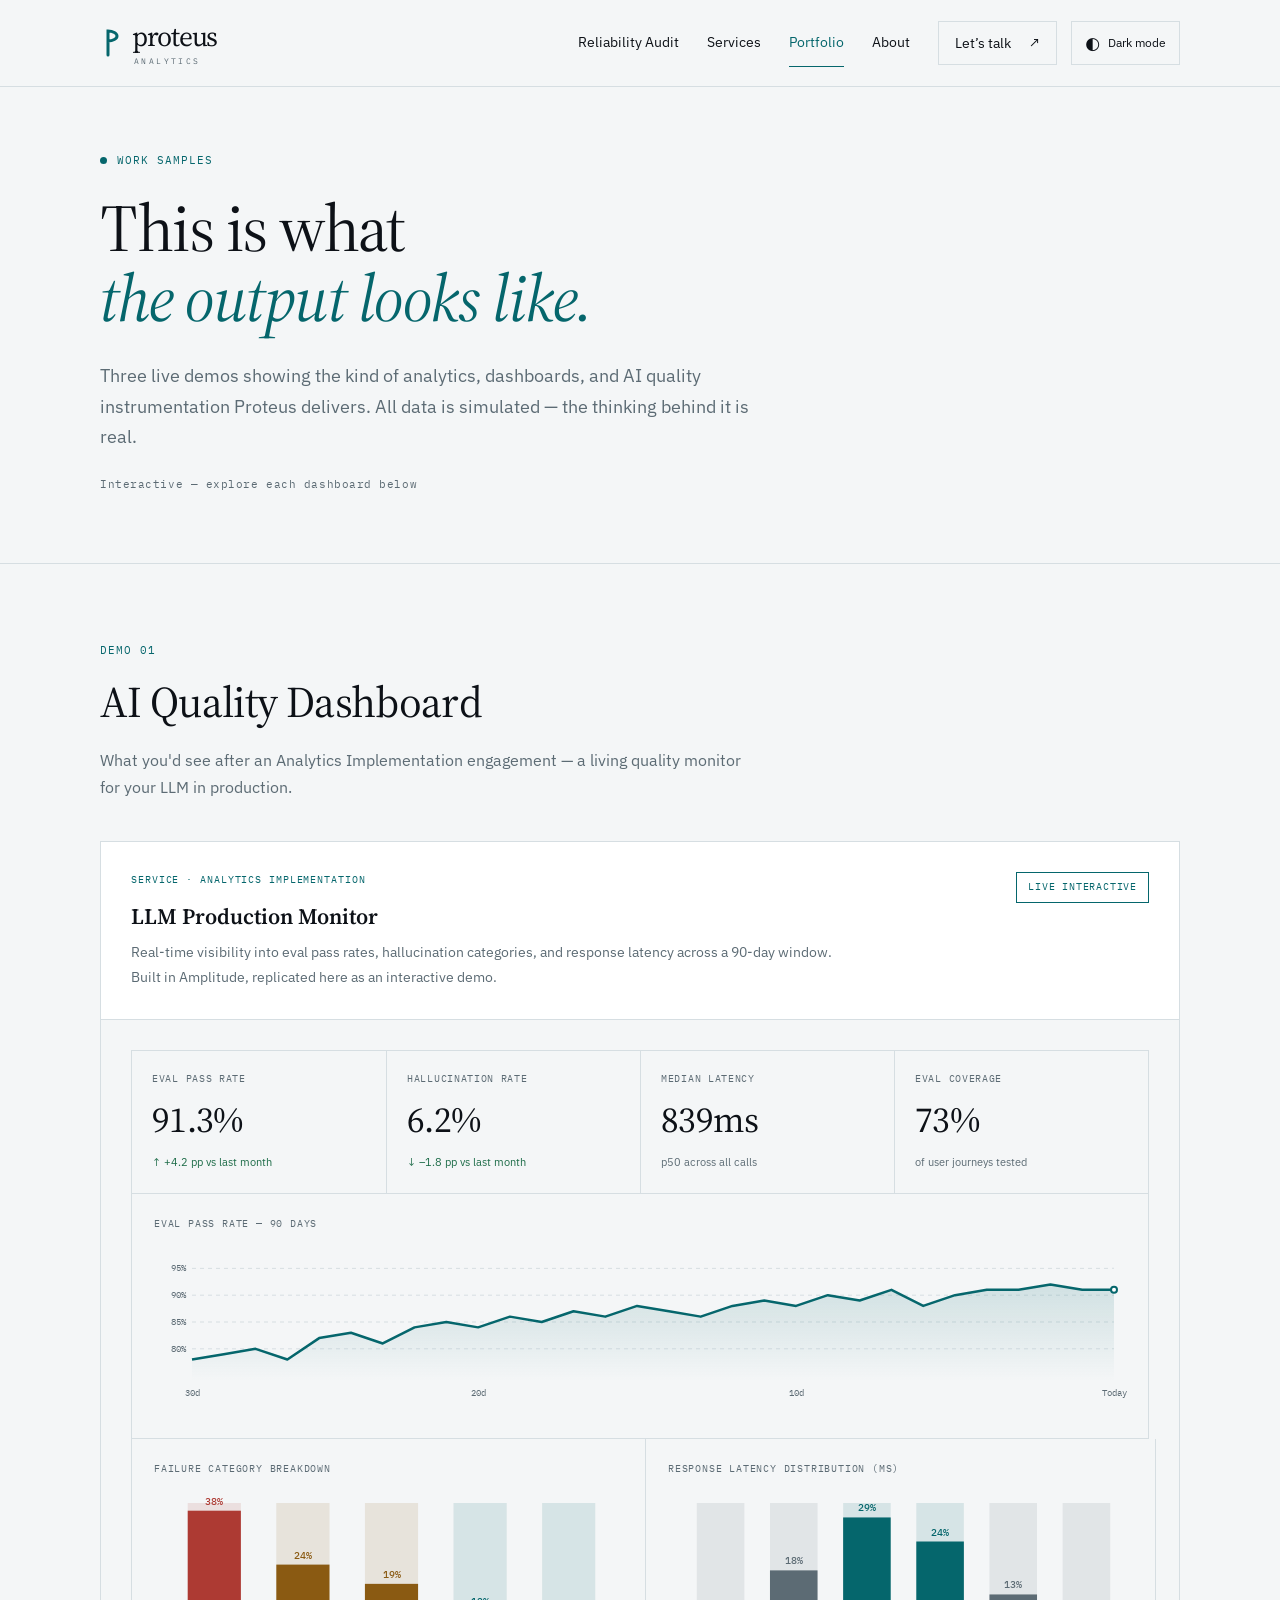
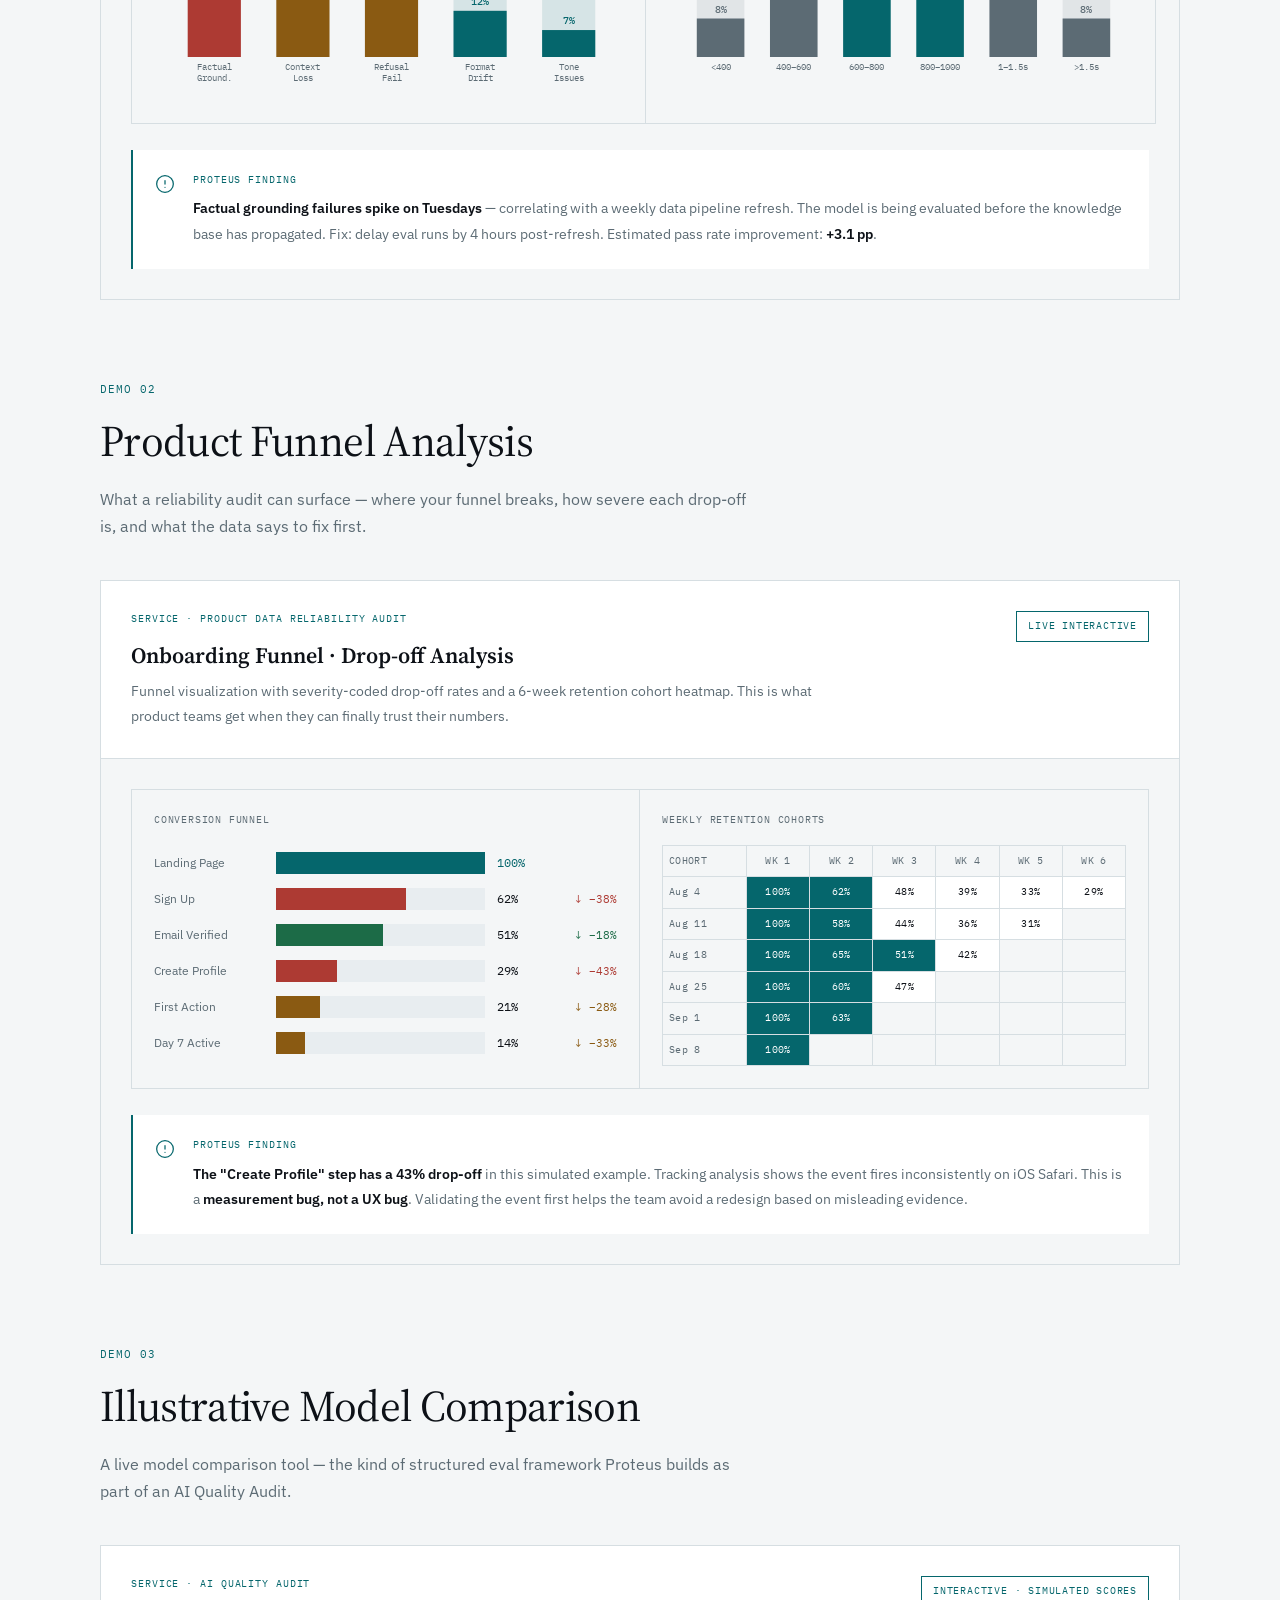
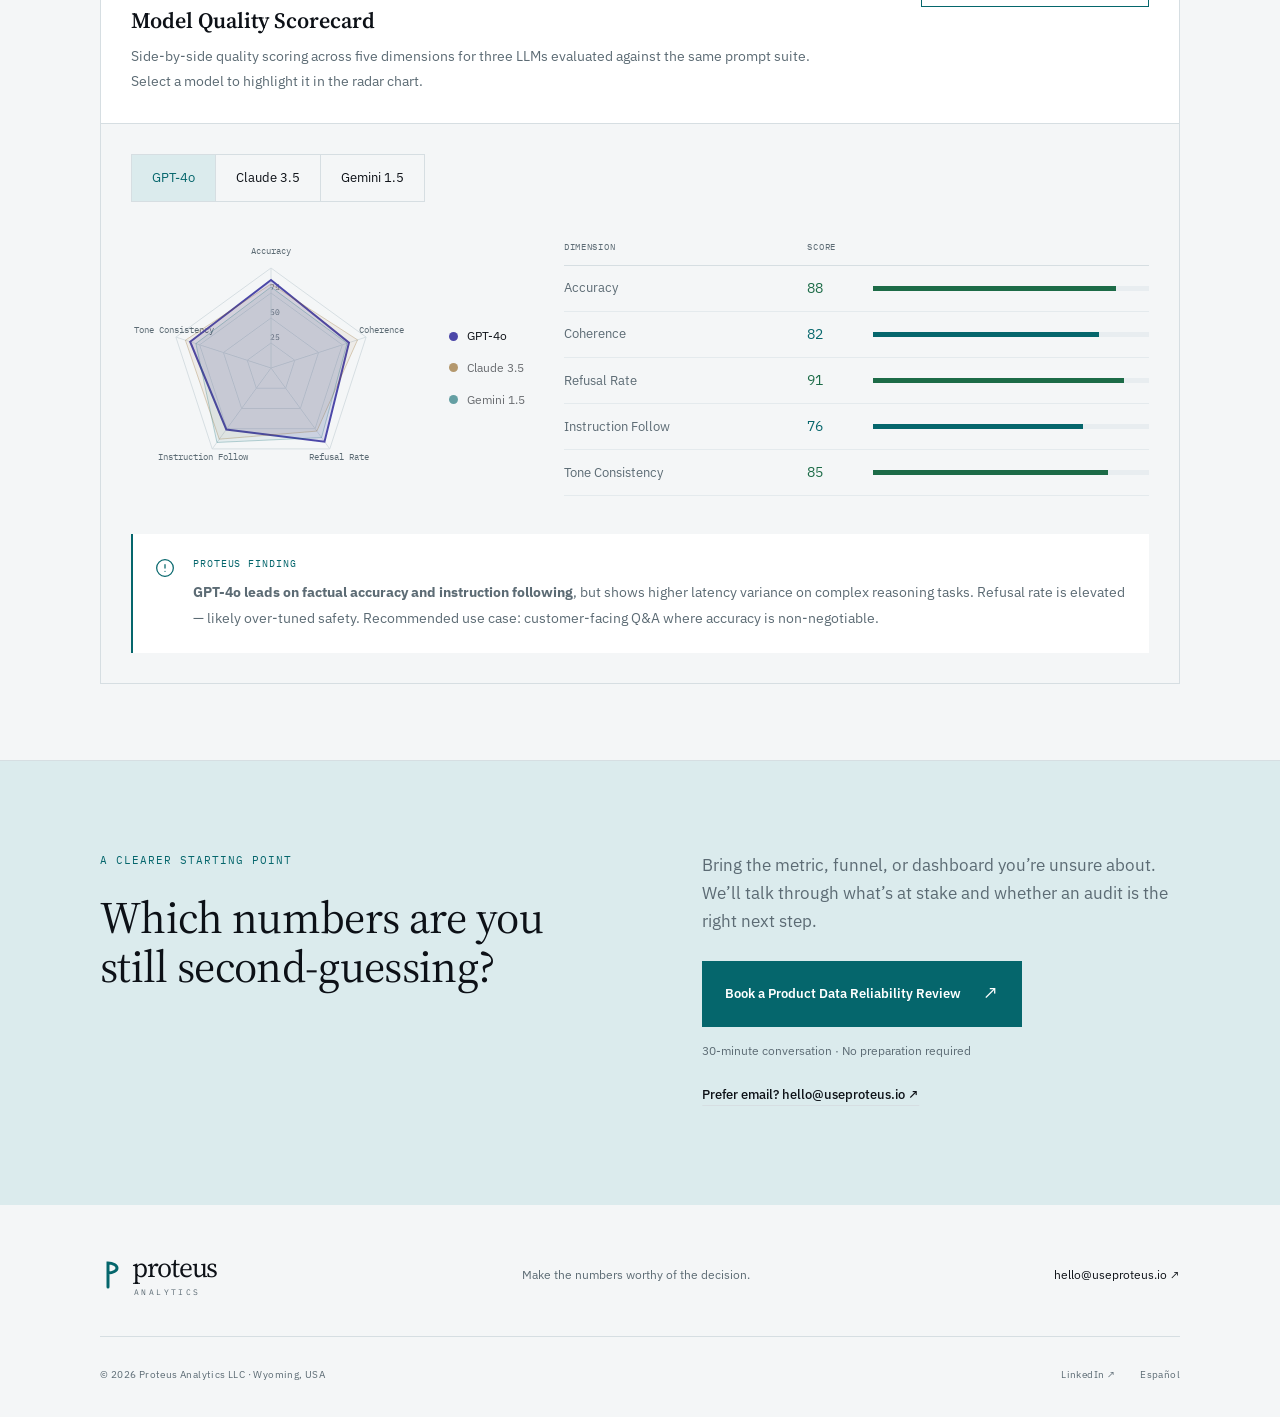
<file: portfolio.html>
<!doctype html>
<html lang="en">
<head>
<meta charset="utf-8">
<meta name="viewport" content="width=device-width, initial-scale=1">
<title>Portfolio — Proteus Analytics</title>
<meta name="description" content="Live demos of what Proteus Analytics delivers: AI quality dashboards, product funnel analysis, and LLM model benchmarking.">
<link rel="canonical" href="https://useproteus.io/portfolio.html">
<!-- GitHub Pages staging only — delete this line for the production deploy -->
<meta name="robots" content="noindex, follow">
<meta property="og:type" content="website">
<meta property="og:site_name" content="Proteus Analytics">
<meta property="og:title" content="Portfolio — Proteus Analytics">
<meta property="og:description" content="Live demos of what Proteus Analytics delivers: AI quality dashboards, product funnel analysis, and LLM model benchmarking.">
<meta property="og:url" content="https://useproteus.io/portfolio.html">
<meta name="theme-color" content="#f4f6f7">
<link rel="icon" href="favicon.png" type="image/png">
<link rel="preconnect" href="https://fonts.googleapis.com">
<link rel="preconnect" href="https://fonts.gstatic.com" crossorigin="crossorigin">
<link rel="stylesheet" href="https://fonts.googleapis.com/css2?family=Source+Serif+4:ital,opsz,wght@0,8..60,400;0,8..60,600;1,8..60,400&family=IBM+Plex+Sans:wght@400;500;600&family=IBM+Plex+Mono:wght@400;500&display=swap">
<script src="assets/theme.js"></script>
<link rel="stylesheet" href="assets/site.css">
<script async src="https://www.googletagmanager.com/gtag/js?id=G-79Z1M97CPY"></script>
<script>window.dataLayer=window.dataLayer||[];function gtag(){dataLayer.push(arguments);}gtag('js',new Date());gtag('config','G-79Z1M97CPY');</script>

</head>
<body data-page="portfolio">
<div id="site-root" style="background:var(--bg);color:var(--ink);font-family:var(--sans);transition:background-color .45s ease,color .45s ease">

  <header style="position:sticky;top:0;z-index:20;background:var(--bg);border-bottom:1px solid var(--line);transition:background-color .45s ease,border-color .45s ease">
    <div style="max-width:1160px;margin-inline:auto;padding-inline:clamp(20px,4vw,40px);min-height:86px;display:flex;align-items:center;justify-content:space-between;flex-wrap:wrap;gap:14px">
      <a href="index.html" aria-label="Proteus Analytics home" style="display:flex;gap:10px;align-items:center;font-size:28px;line-height:1;letter-spacing:-.045em;flex-shrink:0;font-family:var(--serif);color:var(--ink)">
        <svg viewBox="0 0 22 30" fill="none" aria-hidden="true" style="width:22px;height:36px;color:var(--accent)">
          <path d="M8 27V3a9 5 0 0 1 0 10" stroke="currentColor" stroke-width="3" stroke-linecap="round"></path>
        </svg>
        <span>proteus<span style="display:block;font-family:var(--mono);font-size:8px;letter-spacing:.3em;margin-top:7px;padding-left:2px;color:var(--muted)">ANALYTICS</span></span>
      </a>
      <nav id="site-nav" aria-label="Main navigation" style="display:flex;align-items:center;gap:28px;font-size:13.5px;margin-left:auto">
        <a href="audit.html" style="color:var(--ink);padding:12px 0;border-bottom:1px solid transparent;transition:color .2s,border-color .2s" class="s1">Reliability Audit</a>
        <a href="index.html#services" style="color:var(--ink);padding:12px 0;border-bottom:1px solid transparent;transition:color .2s,border-color .2s" class="s1">Services</a>
        <a href="#top" aria-current="page" style="color:var(--accent);padding:12px 0;border-bottom:1px solid var(--accent);transition:color .2s,border-color .2s">Portfolio</a>
        <a href="index.html#about" style="color:var(--ink);padding:12px 0;border-bottom:1px solid transparent;transition:color .2s,border-color .2s" class="s1">About</a>
        <a href="#contact" style="display:flex;gap:18px;align-items:center;border:1px solid var(--line);padding:10px 16px;color:var(--ink);transition:border-color .25s,color .25s,background-color .25s" class="s2">Let’s talk <span aria-hidden="true">↗</span></a>
      </nav>
      <div style="display:flex;align-items:center;gap:10px">
        <button type="button" data-theme-toggle="1" aria-pressed="false" style="display:inline-flex;align-items:center;justify-content:center;gap:8px;min-height:44px;padding:8px 13px;border:1px solid var(--line);background:transparent;color:var(--ink);cursor:pointer;font:inherit;font-size:12px;white-space:nowrap;transition:border-color .25s,color .25s" class="s3"><span aria-hidden="true" style="font-size:17px;line-height:1">◐</span> <span data-theme-label="1">Dark mode</span></button>
        <button data-menu-btn="1" type="button" aria-controls="site-nav" aria-expanded="false" style="display:none;align-items:center;gap:14px;background:transparent;border:1px solid var(--line);padding:9px 14px;min-height:44px;font:inherit;font-size:13px;color:var(--ink);cursor:pointer">Menu <span aria-hidden="true" style="font-size:19px">+</span></button>
      </div>
    </div>
  </header>

  <main id="top">
    <section style="padding-top:clamp(40px,5vw,72px)">
      <div data-hero="1" style="max-width:1160px;margin-inline:auto;padding-inline:clamp(20px,4vw,40px)">
        <p style="font-family:var(--mono);font-size:11px;letter-spacing:.09em;text-transform:uppercase;color:var(--accent);display:flex;align-items:center;gap:10px;margin:0 0 24px">
          <span aria-hidden="true" style="width:7px;height:7px;border-radius:50%;background:var(--accent);display:inline-block;flex-shrink:0"></span> Work Samples</p>
        <h1 style="font-family:var(--serif);font-weight:400;font-size:clamp(42px,5.2vw,72px);line-height:1.05;letter-spacing:-.022em;margin:0">This is what<br><span style="font-style:italic;color:var(--accent)">the output looks like.</span></h1>
        <p style="font-size:18px;line-height:1.7;max-width:660px;margin:28px 0 0;color:var(--muted)">Three live demos showing the kind of analytics, dashboards, and AI quality instrumentation Proteus delivers. All data is simulated — the thinking behind it is real.</p>
        <p style="font-family:var(--mono);font-size:11px;letter-spacing:.05em;color:var(--muted);margin:22px 0 clamp(44px,6vw,70px)">Interactive — explore each dashboard below</p>
      </div>
    </section>

    <section style="padding:clamp(56px,6vw,92px) 0;border-top:1px solid var(--line);transition:border-color .45s ease">
      <div style="max-width:1160px;margin-inline:auto;padding-inline:clamp(20px,4vw,40px)">

        <div data-reveal="1" style="margin-bottom:40px">
          <p style="font-family:var(--mono);font-size:11px;letter-spacing:.09em;text-transform:uppercase;color:var(--accent);margin:0 0 20px">Demo 01</p>
          <h2 style="font-family:var(--serif);font-weight:400;font-size:clamp(30px,3.4vw,44px);line-height:1.1;letter-spacing:-.015em;margin:0">AI Quality Dashboard</h2>
          <p style="font-size:16px;line-height:1.7;color:var(--muted);max-width:660px;margin:20px 0 0">What you'd see after an Analytics Implementation engagement — a living quality monitor for your LLM in production.</p>
        </div>

        <div data-reveal="1" style="border:1px solid var(--line);background:var(--surface);transition:border-color .45s ease,background-color .45s ease">
          <div style="padding:clamp(22px,2.4vw,30px);border-bottom:1px solid var(--line);display:flex;justify-content:space-between;align-items:flex-start;gap:24px;flex-wrap:wrap">
            <div style="max-width:720px">
              <span style="font-family:var(--mono);font-size:10px;letter-spacing:.09em;text-transform:uppercase;color:var(--accent);display:block;margin-bottom:14px">Service · Analytics Implementation</span>
              <h3 style="font-family:var(--serif);font-weight:600;font-size:22px;line-height:1.25;margin:0">LLM Production Monitor</h3>
              <p style="font-size:14px;line-height:1.75;color:var(--muted);margin:10px 0 0">Real-time visibility into eval pass rates, hallucination categories, and response latency across a 90-day window. Built in Amplitude, replicated here as an interactive demo.</p>
            </div>
            <span style="font-family:var(--mono);font-size:10px;letter-spacing:.08em;text-transform:uppercase;border:1px solid var(--accent);color:var(--accent);padding:6px 11px;white-space:nowrap">Live Interactive</span>
          </div>
          <div style="padding:clamp(22px,2.4vw,30px);background:var(--bg);transition:background-color .45s ease">
            <div data-kpis="1" data-grid="kpi" style="display:grid;grid-template-columns:repeat(4,minmax(0,1fr));border:1px solid var(--line);transition:border-color .45s ease">
              <div style="padding:20px">
                <span style="display:block;font-family:var(--mono);font-size:10px;letter-spacing:.07em;text-transform:uppercase;color:var(--muted)">Eval Pass Rate</span>
                <span data-kpi="pass" style="display:block;font-family:var(--serif);font-size:36px;line-height:1.2;letter-spacing:-.02em;margin:10px 0 6px;font-variant-numeric:tabular-nums">—</span>
                <span style="font-size:11px;color:var(--ok)">↑ +4.2 pp vs last month</span>
              </div>
              <div style="padding:20px;border-left:1px solid var(--line)">
                <span style="display:block;font-family:var(--mono);font-size:10px;letter-spacing:.07em;text-transform:uppercase;color:var(--muted)">Hallucination Rate</span>
                <span data-kpi="hall" style="display:block;font-family:var(--serif);font-size:36px;line-height:1.2;letter-spacing:-.02em;margin:10px 0 6px;font-variant-numeric:tabular-nums">—</span>
                <span style="font-size:11px;color:var(--ok)">↓ –1.8 pp vs last month</span>
              </div>
              <div style="padding:20px;border-left:1px solid var(--line)">
                <span style="display:block;font-family:var(--mono);font-size:10px;letter-spacing:.07em;text-transform:uppercase;color:var(--muted)">Median Latency</span>
                <span data-kpi="lat" style="display:block;font-family:var(--serif);font-size:36px;line-height:1.2;letter-spacing:-.02em;margin:10px 0 6px;font-variant-numeric:tabular-nums">—</span>
                <span style="font-size:11px;color:var(--muted)">p50 across all calls</span>
              </div>
              <div style="padding:20px;border-left:1px solid var(--line)">
                <span style="display:block;font-family:var(--mono);font-size:10px;letter-spacing:.07em;text-transform:uppercase;color:var(--muted)">Eval Coverage</span>
                <span data-kpi="cov" style="display:block;font-family:var(--serif);font-size:36px;line-height:1.2;letter-spacing:-.02em;margin:10px 0 6px;font-variant-numeric:tabular-nums">—</span>
                <span style="font-size:11px;color:var(--muted)">of user journeys tested</span>
              </div>
            </div>

            <div style="border:1px solid var(--line);border-top:0;padding:22px;transition:border-color .45s ease">
              <p style="font-family:var(--mono);font-size:10px;letter-spacing:.08em;text-transform:uppercase;color:var(--muted);margin:0 0 16px">Eval Pass Rate — 90 Days</p>
              <canvas data-chart="line" role="img" aria-label="Simulated evaluation pass rate across the displayed period, rising from 78 to 91 percent." height="160"></canvas>
            </div>
            <div data-grid="charts" style="display:grid;grid-template-columns:1fr 1fr;gap:0">
              <div style="border:1px solid var(--line);border-top:0;padding:22px;transition:border-color .45s ease">
                <p style="font-family:var(--mono);font-size:10px;letter-spacing:.08em;text-transform:uppercase;color:var(--muted);margin:0 0 16px">Failure Category Breakdown</p>
                <canvas data-chart="bar" role="img" aria-label="Simulated failure categories: factual grounding 38, context loss 24, refusal failure 19, format drift 12, tone issues 7." height="200"></canvas>
              </div>
              <div style="border:1px solid var(--line);border-top:0;border-left:0;padding:22px;transition:border-color .45s ease">
                <p style="font-family:var(--mono);font-size:10px;letter-spacing:.08em;text-transform:uppercase;color:var(--muted);margin:0 0 16px">Response Latency Distribution (ms)</p>
                <canvas data-chart="lat" role="img" aria-label="Simulated response latency distribution." height="200"></canvas>
              </div>
            </div>

            <div style="display:flex;gap:18px;align-items:flex-start;margin-top:26px;padding:22px;border-left:2px solid var(--accent);background:var(--surface);transition:background-color .45s ease">
              <div style="color:var(--accent);flex-shrink:0;padding-top:2px">
                <svg aria-hidden="true" viewBox="0 0 24 24" style="width:20px;height:20px;fill:none;stroke:currentColor;stroke-width:1.5;stroke-linecap:round"><circle cx="12" cy="12" r="10"></circle><path d="M12 8v4M12 16h.01"></path></svg>
              </div>
              <div>
                <p style="font-family:var(--mono);font-size:10px;letter-spacing:.09em;text-transform:uppercase;color:var(--accent);margin:0 0 8px">Proteus Finding</p>
                <p style="font-size:14px;line-height:1.8;color:var(--muted);margin:0"><strong style="color:var(--ink);font-weight:600">Factual grounding failures spike on Tuesdays</strong> — correlating with a weekly data pipeline refresh. The model is being evaluated before the knowledge base has propagated. Fix: delay eval runs by 4 hours post-refresh. Estimated pass rate improvement: <strong style="color:var(--ink);font-weight:600">+3.1 pp</strong>.</p>
              </div>
            </div>
          </div>
        </div>

        <div data-reveal="1" style="margin:80px 0 40px">
          <p style="font-family:var(--mono);font-size:11px;letter-spacing:.09em;text-transform:uppercase;color:var(--accent);margin:0 0 20px">Demo 02</p>
          <h2 style="font-family:var(--serif);font-weight:400;font-size:clamp(30px,3.4vw,44px);line-height:1.1;letter-spacing:-.015em;margin:0">Product Funnel Analysis</h2>
          <p style="font-size:16px;line-height:1.7;color:var(--muted);max-width:660px;margin:20px 0 0">What a reliability audit can surface — where your funnel breaks, how severe each drop-off is, and what the data says to fix first.</p>
        </div>

        <div data-reveal="1" style="border:1px solid var(--line);background:var(--surface);transition:border-color .45s ease,background-color .45s ease">
          <div style="padding:clamp(22px,2.4vw,30px);border-bottom:1px solid var(--line);display:flex;justify-content:space-between;align-items:flex-start;gap:24px;flex-wrap:wrap">
            <div style="max-width:720px">
              <span style="font-family:var(--mono);font-size:10px;letter-spacing:.09em;text-transform:uppercase;color:var(--accent);display:block;margin-bottom:14px">Service · Product Data Reliability Audit</span>
              <h3 style="font-family:var(--serif);font-weight:600;font-size:22px;line-height:1.25;margin:0">Onboarding Funnel · Drop-off Analysis</h3>
              <p style="font-size:14px;line-height:1.75;color:var(--muted);margin:10px 0 0">Funnel visualization with severity-coded drop-off rates and a 6-week retention cohort heatmap. This is what product teams get when they can finally trust their numbers.</p>
            </div>
            <span style="font-family:var(--mono);font-size:10px;letter-spacing:.08em;text-transform:uppercase;border:1px solid var(--accent);color:var(--accent);padding:6px 11px;white-space:nowrap">Live Interactive</span>
          </div>
          <div style="padding:clamp(22px,2.4vw,30px);background:var(--bg);transition:background-color .45s ease">
            <div data-grid="charts" style="display:grid;grid-template-columns:1fr 1fr">
              <div style="border:1px solid var(--line);padding:22px;transition:border-color .45s ease">
                <p style="font-family:var(--mono);font-size:10px;letter-spacing:.08em;text-transform:uppercase;color:var(--muted);margin:0 0 16px">Conversion Funnel</p>
                <div data-funnel="1"></div>
              </div>
              <div style="border:1px solid var(--line);border-left:0;padding:22px;transition:border-color .45s ease;overflow-x:auto">
                <p style="font-family:var(--mono);font-size:10px;letter-spacing:.08em;text-transform:uppercase;color:var(--muted);margin:0 0 16px">Weekly Retention Cohorts</p>
                <table data-cohort="1" aria-label="Simulated weekly retention cohorts"></table>
              </div>
            </div>
            <div style="display:flex;gap:18px;align-items:flex-start;margin-top:26px;padding:22px;border-left:2px solid var(--accent);background:var(--surface);transition:background-color .45s ease">
              <div style="color:var(--accent);flex-shrink:0;padding-top:2px">
                <svg aria-hidden="true" viewBox="0 0 24 24" style="width:20px;height:20px;fill:none;stroke:currentColor;stroke-width:1.5;stroke-linecap:round"><circle cx="12" cy="12" r="10"></circle><path d="M12 8v4M12 16h.01"></path></svg>
              </div>
              <div>
                <p style="font-family:var(--mono);font-size:10px;letter-spacing:.09em;text-transform:uppercase;color:var(--accent);margin:0 0 8px">Proteus Finding</p>
                <p style="font-size:14px;line-height:1.8;color:var(--muted);margin:0"><strong style="color:var(--ink);font-weight:600">The "Create Profile" step has a 43% drop-off</strong> in this simulated example. Tracking analysis shows the event fires inconsistently on iOS Safari. This is a <strong style="color:var(--ink);font-weight:600">measurement bug, not a UX bug</strong>. Validating the event first helps the team avoid a redesign based on misleading evidence.</p>
              </div>
            </div>
          </div>
        </div>

        <div data-reveal="1" style="margin:80px 0 40px">
          <p style="font-family:var(--mono);font-size:11px;letter-spacing:.09em;text-transform:uppercase;color:var(--accent);margin:0 0 20px">Demo 03</p>
          <h2 style="font-family:var(--serif);font-weight:400;font-size:clamp(30px,3.4vw,44px);line-height:1.1;letter-spacing:-.015em;margin:0">Illustrative Model Comparison</h2>
          <p style="font-size:16px;line-height:1.7;color:var(--muted);max-width:660px;margin:20px 0 0">A live model comparison tool — the kind of structured eval framework Proteus builds as part of an AI Quality Audit.</p>
        </div>

        <div data-reveal="1" style="border:1px solid var(--line);background:var(--surface);transition:border-color .45s ease,background-color .45s ease">
          <div style="padding:clamp(22px,2.4vw,30px);border-bottom:1px solid var(--line);display:flex;justify-content:space-between;align-items:flex-start;gap:24px;flex-wrap:wrap">
            <div style="max-width:720px">
              <span style="font-family:var(--mono);font-size:10px;letter-spacing:.09em;text-transform:uppercase;color:var(--accent);display:block;margin-bottom:14px">Service · AI Quality Audit</span>
              <h3 style="font-family:var(--serif);font-weight:600;font-size:22px;line-height:1.25;margin:0">Model Quality Scorecard</h3>
              <p style="font-size:14px;line-height:1.75;color:var(--muted);margin:10px 0 0">Side-by-side quality scoring across five dimensions for three LLMs evaluated against the same prompt suite. Select a model to highlight it in the radar chart.</p>
            </div>
            <span style="font-family:var(--mono);font-size:10px;letter-spacing:.08em;text-transform:uppercase;border:1px solid var(--accent);color:var(--accent);padding:6px 11px;white-space:nowrap">Interactive · Simulated scores</span>
          </div>
          <div style="padding:clamp(22px,2.4vw,30px);background:var(--bg);transition:background-color .45s ease">
            <div role="group" aria-label="Model selection" style="display:flex;gap:0;border:1px solid var(--line);width:fit-content;max-width:100%;flex-wrap:wrap;transition:border-color .45s ease">
              <button type="button" data-model="0" aria-pressed="true" style="padding:12px 20px;border:0;background:transparent;font:inherit;font-size:13px;color:var(--ink);cursor:pointer;transition:background-color .25s,color .25s">GPT-4o</button>
              <button type="button" data-model="1" aria-pressed="false" style="padding:12px 20px;border:0;border-left:1px solid var(--line);background:transparent;font:inherit;font-size:13px;color:var(--ink);cursor:pointer;transition:background-color .25s,color .25s">Claude 3.5</button>
              <button type="button" data-model="2" aria-pressed="false" style="padding:12px 20px;border:0;border-left:1px solid var(--line);background:transparent;font:inherit;font-size:13px;color:var(--ink);cursor:pointer;transition:background-color .25s,color .25s">Gemini 1.5</button>
            </div>
            <div style="display:flex;gap:clamp(20px,3vw,40px);align-items:center;flex-wrap:wrap;margin-top:26px">
              <canvas data-chart="radar" role="img" aria-label="Simulated model quality comparison. Numerical scores are provided in the adjacent score table." width="280" height="280" style="width:280px;height:280px;flex-shrink:0"></canvas>
              <div data-legend="1" style="display:flex;flex-direction:column;gap:12px"></div>
              <div style="flex:1;min-width:240px">
                <table data-scores="1"></table>
              </div>
            </div>
            <div style="display:flex;gap:18px;align-items:flex-start;margin-top:26px;padding:22px;border-left:2px solid var(--accent);background:var(--surface);transition:background-color .45s ease">
              <div style="color:var(--accent);flex-shrink:0;padding-top:2px">
                <svg aria-hidden="true" viewBox="0 0 24 24" style="width:20px;height:20px;fill:none;stroke:currentColor;stroke-width:1.5;stroke-linecap:round"><circle cx="12" cy="12" r="10"></circle><path d="M12 8v4M12 16h.01"></path></svg>
              </div>
              <div>
                <p style="font-family:var(--mono);font-size:10px;letter-spacing:.09em;text-transform:uppercase;color:var(--accent);margin:0 0 8px">Proteus Finding</p>
                <p data-insight="1" style="font-size:14px;line-height:1.8;color:var(--muted);margin:0">Select a model to see the finding.</p>
              </div>
            </div>
          </div>
        </div>
      </div>
    </section>

    <section id="contact" style="padding:clamp(62px,7vw,100px) 0;border-top:1px solid var(--line);background:var(--accent-soft);transition:border-color .45s ease,background-color .45s ease">
      <div data-reveal="1" data-grid="split" style="max-width:1160px;margin-inline:auto;padding-inline:clamp(20px,4vw,40px);display:grid;grid-template-columns:1.1fr 1fr;gap:clamp(36px,6vw,90px)">
        <div>
          <p style="font-family:var(--mono);font-size:11px;letter-spacing:.09em;text-transform:uppercase;color:var(--accent);margin:0 0 24px">A clearer starting point</p>
          <h2 style="font-family:var(--serif);font-weight:400;font-size:clamp(32px,3.5vw,46px);line-height:1.1;letter-spacing:-.015em;margin:0">Which numbers are you<br>still second-guessing?</h2>
        </div>
        <div>
          <p style="font-size:17px;line-height:1.65;color:var(--muted);margin:0 0 26px">Bring the metric, funnel, or dashboard you’re unsure about. We’ll talk through what’s at stake and whether an audit is the right next step.</p>
          <a href="https://calendar.app.google/SiHVESoGpMGVcYxG6" style="display:inline-flex;justify-content:center;align-items:center;gap:22px;padding:16px 22px;min-height:52px;background:var(--accent);border:1px solid var(--accent);color:var(--on-accent);font-size:13px;font-weight:600;transition:background-color .25s,transform .25s,box-shadow .25s" class="s4">Book a Product Data Reliability Review<span aria-hidden="true" style="font-size:19px;font-weight:400">↗</span></a>
          <p style="font-size:12px;color:var(--muted);margin:14px 0 0">30-minute conversation · No preparation required</p>
          <a href="mailto:hello@useproteus.io" style="display:inline-flex;align-items:center;gap:14px;font-size:13px;font-weight:500;padding:10px 0;margin-top:14px;text-decoration:underline;text-decoration-color:var(--line);text-underline-offset:6px;transition:color .2s,text-decoration-color .2s" class="s5">Prefer email? hello@useproteus.io ↗</a>
        </div>
      </div>
    </section>
  </main>

  <footer style="padding:48px 0 25px;background:var(--bg);transition:background-color .45s ease">
    <div style="max-width:1160px;margin-inline:auto;padding-inline:clamp(20px,4vw,40px)">
      <div style="display:flex;justify-content:space-between;align-items:center;gap:30px;flex-wrap:wrap">
        <a href="index.html" style="display:flex;gap:10px;align-items:center;font-family:var(--serif);font-size:28px;line-height:1;letter-spacing:-.045em;color:var(--ink)">
          <svg viewBox="0 0 22 30" fill="none" aria-hidden="true" style="width:22px;height:36px;color:var(--accent)">
            <path d="M8 27V3a9 5 0 0 1 0 10" stroke="currentColor" stroke-width="3" stroke-linecap="round"></path>
          </svg>
          <span>proteus<span style="display:block;font-family:var(--mono);font-size:8px;letter-spacing:.3em;margin-top:7px;padding-left:2px;color:var(--muted)">ANALYTICS</span></span>
        </a>
        <p style="font-size:12px;color:var(--muted);margin:0">Make the numbers worthy of the decision.</p>
        <a href="mailto:hello@useproteus.io" style="font-size:12px;transition:color .2s" class="s6">hello@useproteus.io ↗</a>
      </div>
      <div style="display:flex;justify-content:space-between;align-items:center;gap:30px;flex-wrap:wrap;margin-top:40px;padding-top:22px;border-top:1px solid var(--line);color:var(--muted);font-size:10px;letter-spacing:.04em;transition:border-color .45s ease">
        <span>© 2026 Proteus Analytics LLC · Wyoming, USA</span>
        <div style="display:flex;gap:25px">
          <a href="https://linkedin.com/in/santimontouliu" style="padding:8px 0;transition:color .2s" class="s6">LinkedIn ↗</a>
          <a href="es.html" lang="es" style="padding:8px 0;transition:color .2s" class="s6">Español</a>
        </div>
      </div>
    </div>
  </footer>
</div>
<script src="assets/portfolio.js" defer></script>
<script src="assets/site.js" defer></script>
</body>
</html>
</file>
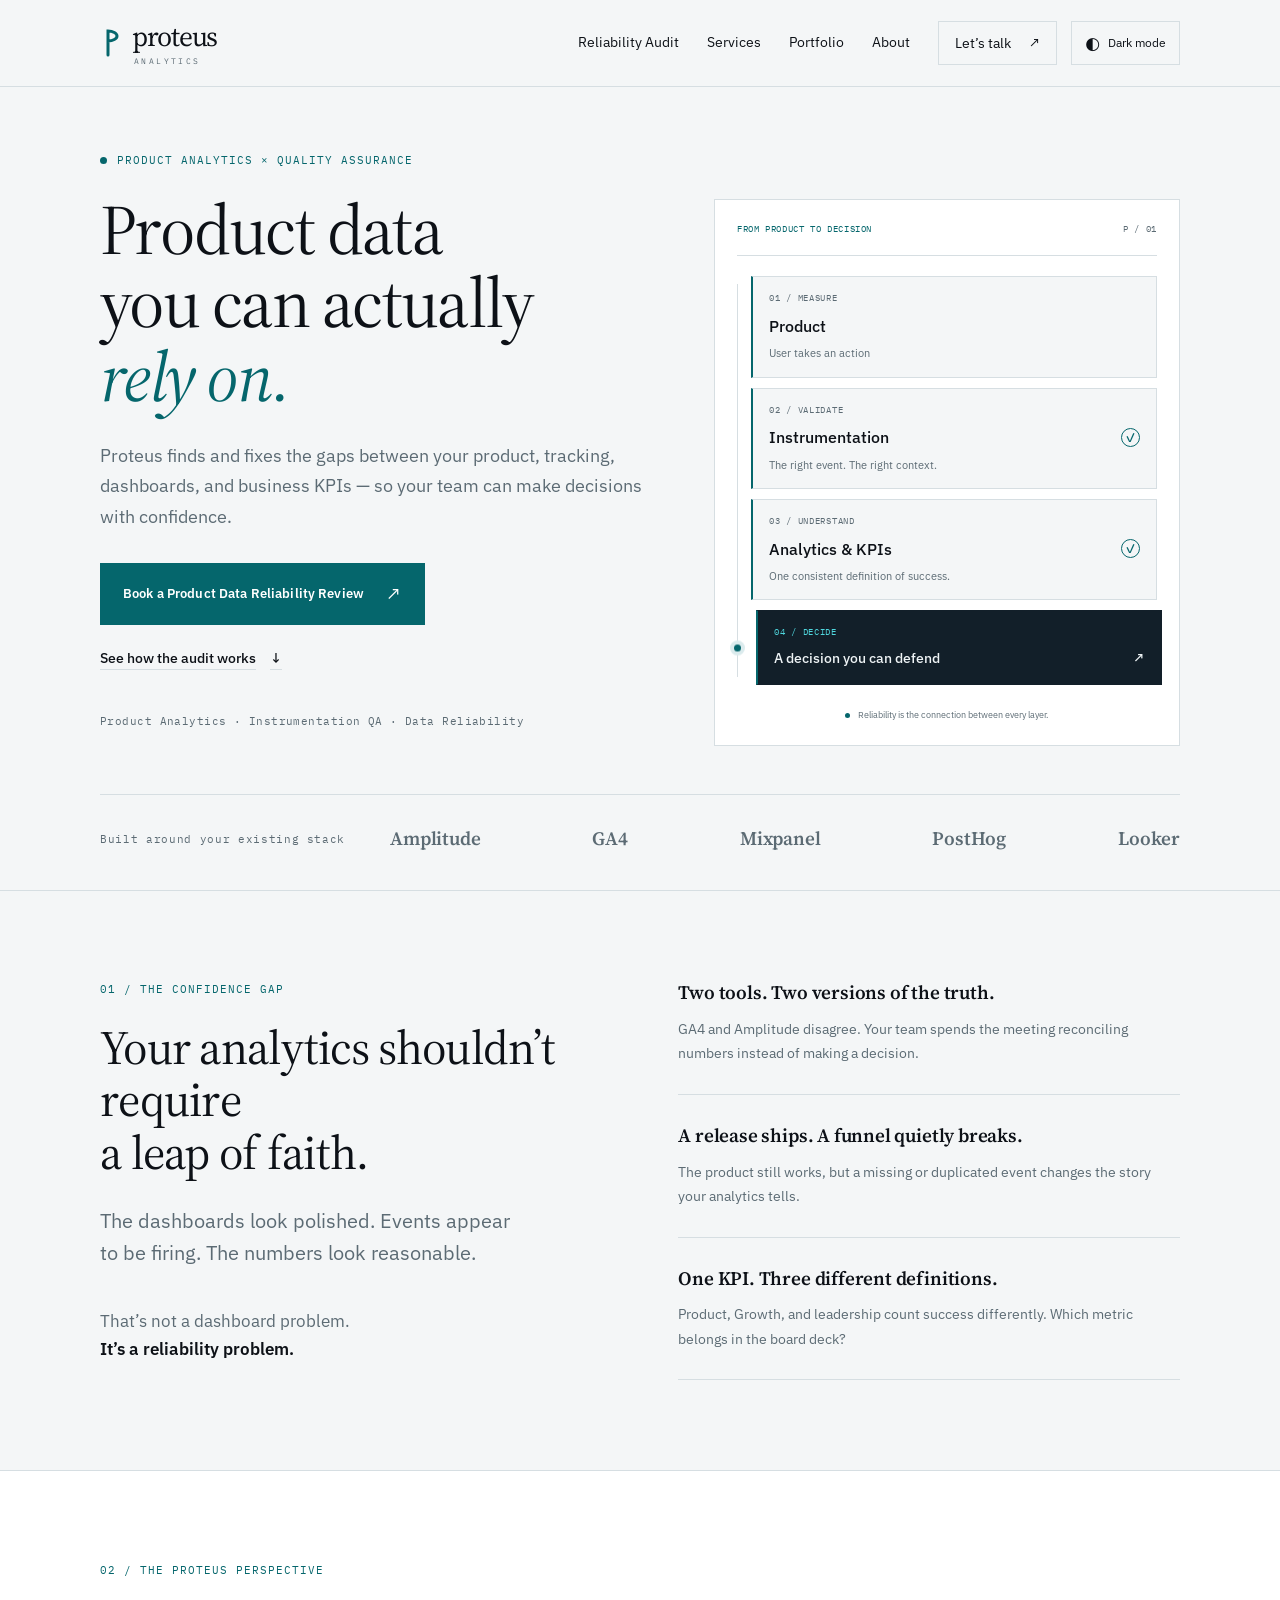
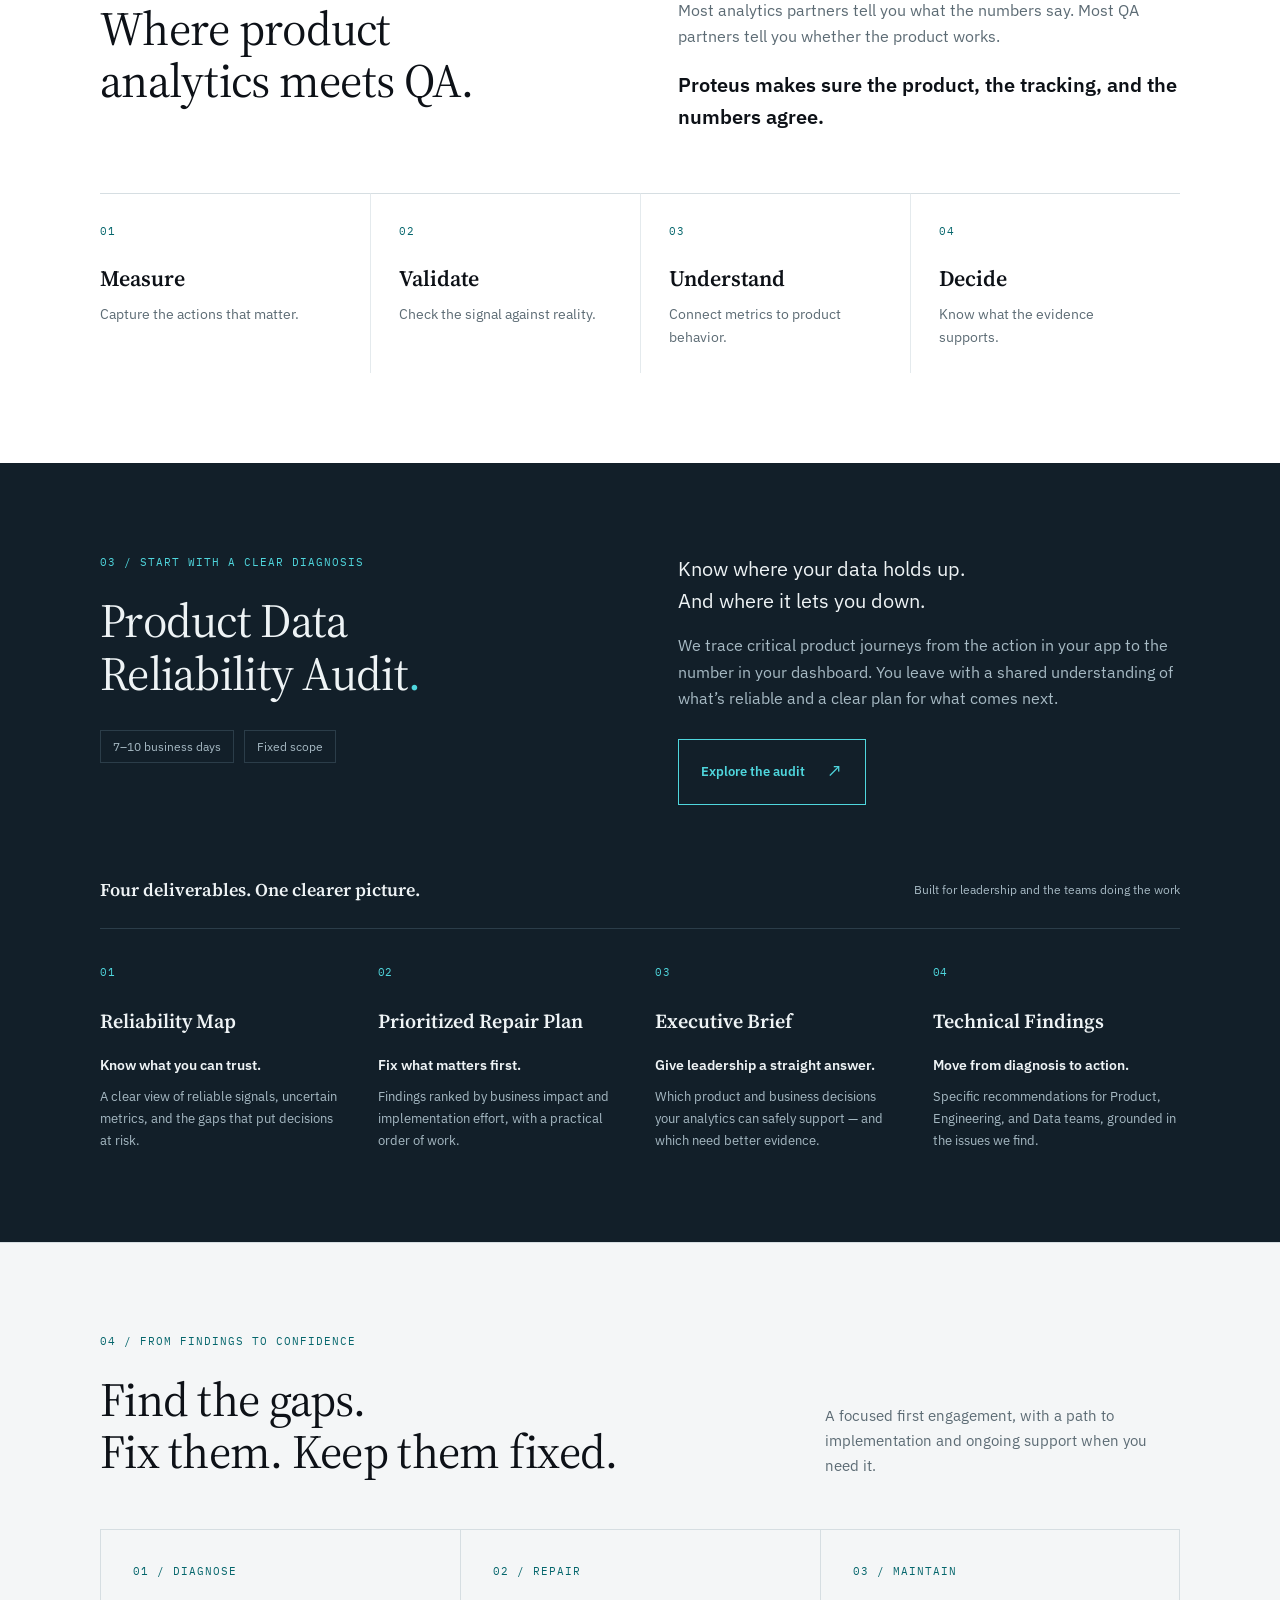
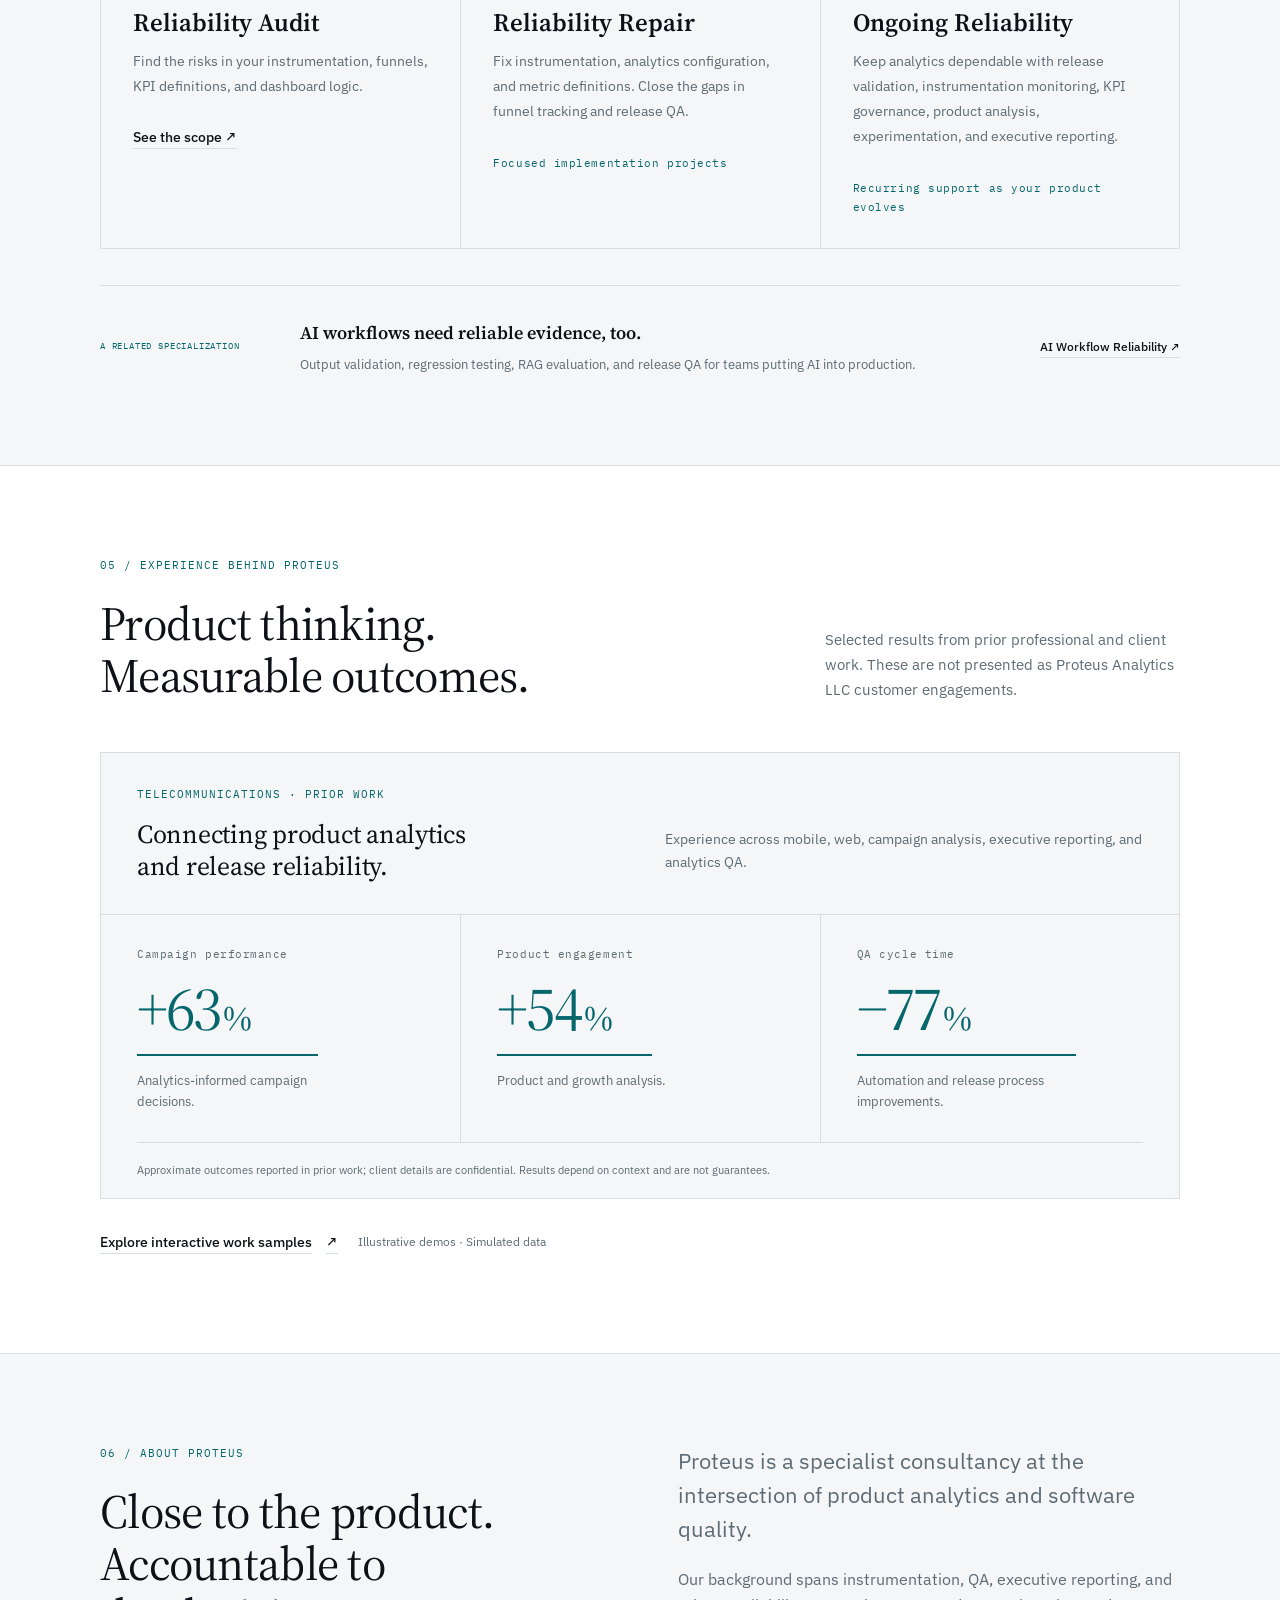
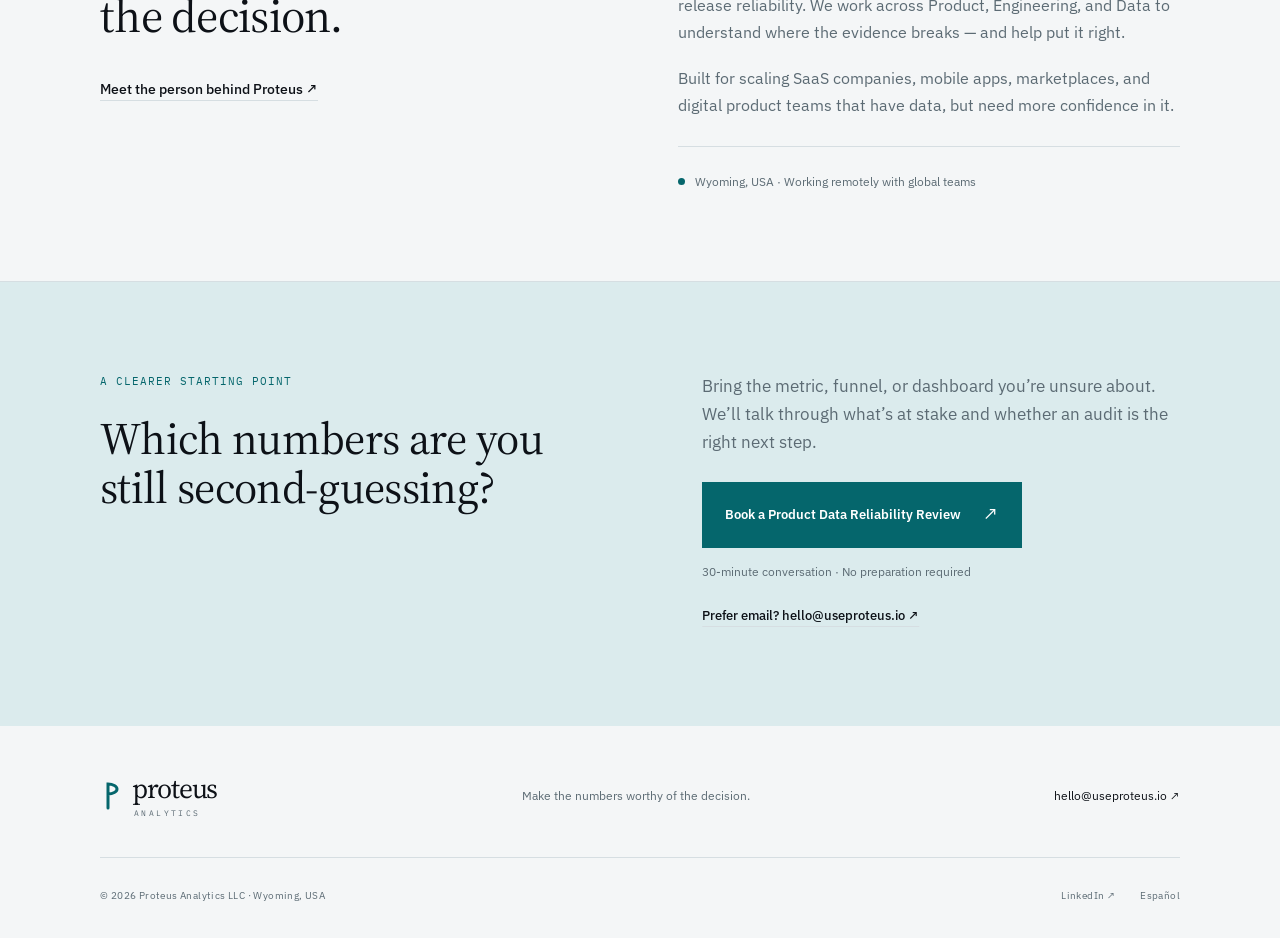
<file: proteus_data.html>
<!doctype html>
<html lang="en">
<head>
<meta charset="utf-8">
<title>Proteus Analytics</title>
<link rel="canonical" href="https://useproteus.io/">
<meta name="robots" content="noindex, follow">
<meta http-equiv="refresh" content="0; url=index.html">
<script>location.replace('index.html');</script>
</head>
<body>
<p>This page has moved. <a href="index.html">Continue to the Proteus Analytics homepage</a>.</p>
</body>
</html>
</file>
<file: assets/site.css>
/* Proteus Analytics — shared stylesheet. Generated from the redesign source; edit here, not per page. */
:root{--serif:'Source Serif 4',Georgia,'Times New Roman',serif;--sans:'IBM Plex Sans',system-ui,-apple-system,sans-serif;--mono:'IBM Plex Mono',SFMono-Regular,Consolas,monospace;--bg:#f4f6f7;--surface:#ffffff;--surface-2:#e8edf0;--ink:#0d1117;--muted:#5c6b74;--line:#d6dee2;--line-soft:#e4eaed;--accent:#05666c;--accent-hover:#03484d;--accent-bright:#0a8f98;--accent-soft:#dbebed;--on-accent:#ffffff;--deep:#121f29;--deep-soft:#1b2c38;--deep-line:#2b3d49;--on-deep:#eef3f5;--deep-muted:#a7bac4;--deep-accent:#4fd6dd;color-scheme:light;--ok:#1c6b47;--warn:#8a5a12;--bad:#ad3a33;--alt:#4b47a8}
html[data-theme=dark]{--bg:#0d1117;--surface:#161b22;--surface-2:#11181f;--ink:#f1f5f7;--muted:#a0adb8;--line:#2b3642;--line-soft:#202a34;--accent:#00c2cb;--accent-hover:#67dce1;--accent-bright:#00c2cb;--accent-soft:#12303a;--on-accent:#06171c;--deep:#121f29;--deep-soft:#182836;--deep-line:#2b3642;--on-deep:#f1f5f7;--deep-muted:#aebfc9;--deep-accent:#8ee2e6;color-scheme:dark;--ok:#72c993;--warn:#e4b565;--bad:#ff8a83;--alt:#9faefc}
*{box-sizing:border-box}
html{scroll-behavior:smooth;scroll-padding-top:100px}
body{margin:0;background:var(--bg);color:var(--ink);font-family:var(--sans);font-size:16px;line-height:1.65;-webkit-font-smoothing:antialiased;transition:background-color .45s ease,color .45s ease}
a{color:inherit;text-decoration:none}
a:hover{color:var(--accent)}
::selection{background:var(--accent);color:var(--on-accent)}
:is(a,button,summary):focus-visible{outline:2px solid var(--accent);outline-offset:4px}
summary{list-style:none}
summary::-webkit-details-marker{display:none}
details[open] [data-plus]{transform:rotate(45deg)}
details[open] [data-answer]{animation:answerIn .4s cubic-bezier(.2,.7,.2,1)}
table{border-collapse:collapse;width:100%}
[data-cohort] th,[data-cohort] td{font-family:var(--mono);font-size:10px;letter-spacing:.03em;padding:7px 6px;text-align:center;border:1px solid var(--line);white-space:nowrap}
[data-cohort] th{color:var(--muted);font-weight:400;text-transform:uppercase}
[data-cohort] td:first-child,[data-cohort] th:first-child{text-align:left;color:var(--muted)}
[data-scores] th{font-family:var(--mono);font-size:9px;letter-spacing:.08em;text-transform:uppercase;color:var(--muted);font-weight:400;text-align:left;padding:0 0 10px;border-bottom:1px solid var(--line)}
[data-scores] td{padding:11px 0;border-bottom:1px solid var(--line-soft);font-size:13px}
[data-funnel] [data-row]{display:grid;grid-template-columns:110px 1fr 46px 62px;align-items:center;gap:12px;padding:7px 0}
@keyframes beat{0%,100%{opacity:.35;transform:scale(1)}50%{opacity:1;transform:scale(1.6)}}
@keyframes sheen{0%{opacity:0;transform:translateY(-6px)}30%{opacity:1}100%{opacity:0;transform:translateY(6px)}}
@keyframes answerIn{from{opacity:0;transform:translateY(-6px)}to{opacity:1;transform:none}}

/* interaction states (hover/active/focus lifted out of inline styles) */
.s1:hover{color:var(--accent) !important;border-bottom-color:var(--accent) !important}
.s2:hover{border-color:var(--accent) !important;color:var(--accent) !important;background:var(--accent-soft) !important}
.s3:hover{border-color:var(--accent) !important;color:var(--accent) !important}
.s4:hover{background:var(--accent-hover) !important;border-color:var(--accent-hover) !important;color:var(--on-accent) !important;transform:translateY(-2px) !important;box-shadow:0 10px 26px -16px var(--accent) !important}
.s5:hover{color:var(--accent) !important;text-decoration-color:var(--accent) !important}
.s6:hover{color:var(--accent) !important}
.s7:hover{border-top-color:var(--accent) !important}
.s8:hover{background:var(--deep-accent) !important;color:var(--deep) !important;transform:translateY(-2px) !important}
.s9:hover{background:var(--surface) !important}
.s10:hover{gap:14px !important;text-decoration-color:var(--accent) !important}

@media(max-width:1000px){
  [data-grid=four]{grid-template-columns:repeat(2,minmax(0,1fr))!important;row-gap:30px}
  [data-grid=four]>*{border-left:0!important;padding-left:0!important;padding-right:24px!important}
  [data-grid=kpi]{grid-template-columns:repeat(2,minmax(0,1fr))!important}
}
@media(max-width:880px){
  [data-hero-grid],[data-grid=split],[data-grid=three],[data-grid=aside]{grid-template-columns:1fr!important}
  [data-grid=three]>*+*{border-left:0!important;border-top:1px solid var(--line)!important}
  [data-grid=aside]{gap:16px!important}
  [data-grid=split],[data-grid=three],[data-grid=explorer]{grid-template-columns:1fr!important}
  [data-grid=explorer]>*+*{border-left:0!important;border-top:1px solid var(--line)!important}
  [data-summary]{position:static!important}
  [data-grid=split],[data-grid=three],[data-grid=aside]{grid-template-columns:1fr!important}
  [data-grid=split],[data-grid=charts]{grid-template-columns:1fr!important}
  [data-funnel] [data-row]{grid-template-columns:92px 1fr 40px 56px!important;gap:8px!important}
  [data-grid=split],[data-grid=three]{grid-template-columns:1fr!important}
  [data-grid=stats]{grid-template-columns:1fr!important}
  [data-grid=stats]>*+*{border-left:0!important;border-top:1px solid var(--line)!important}
}
@media(max-width:560px){
  [data-grid=four]{grid-template-columns:1fr!important}
  [data-pad]{padding-left:22px!important;padding-right:22px!important}
  [data-grid=kpi]{grid-template-columns:1fr!important}
}
@media(prefers-reduced-motion:reduce){
  html{scroll-behavior:auto}
  *,*::before,*::after{animation:none!important;transition:none!important}
}
</file>
